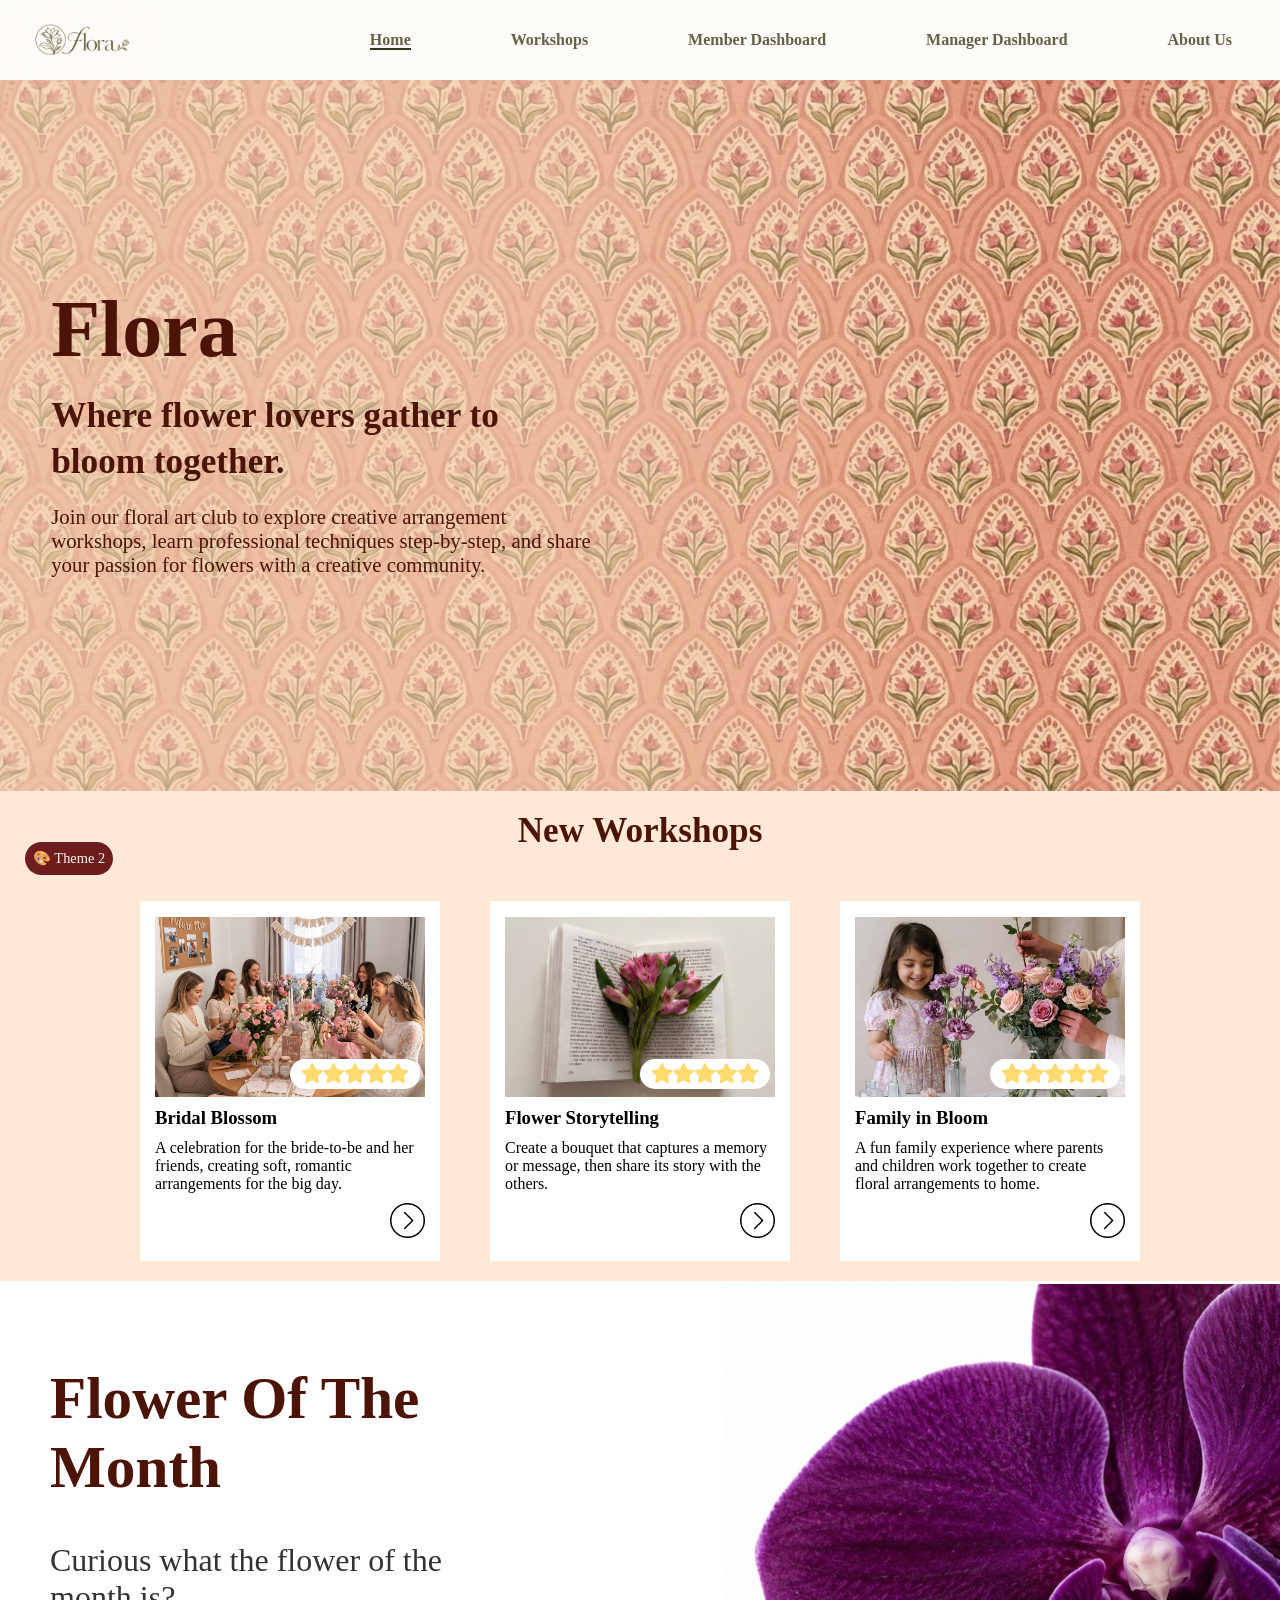
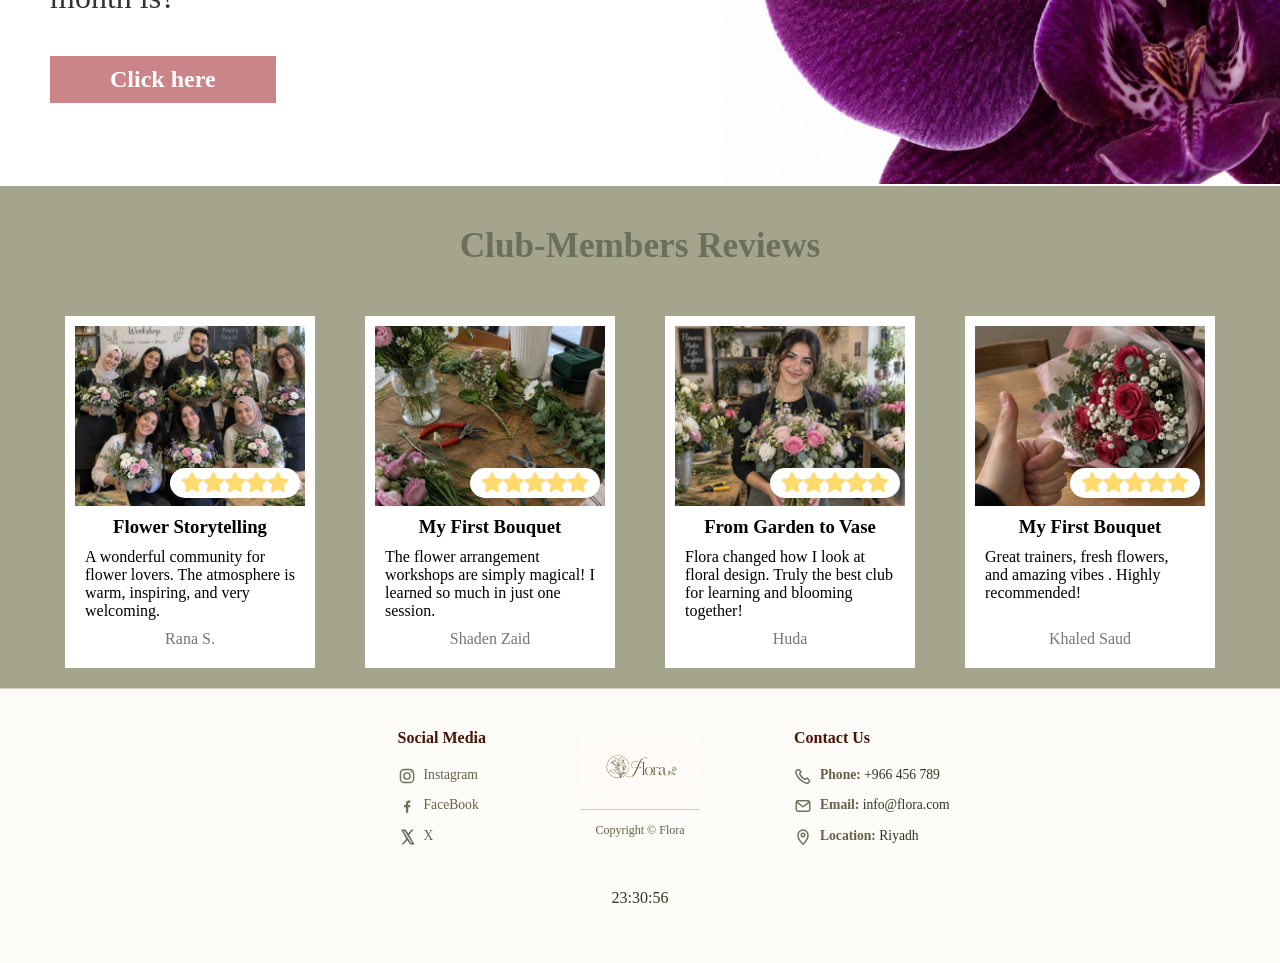
<file: index.html>
<!DOCTYPE html>
<html lang ='en'>
    <head>
        <meta charset="UTF-8">
        <meta name="viewport" content="width=device-width, initial-scale=1.0">
        <title>Flora - Home Page</title>
        <link rel="stylesheet" href="style.css">
    </head>
    <body>
        <header>
            <div>
                <a href="index.html" class="Flora-logo-img" aria-label="Flora Logo"></a>
                <ul>
                    <li><a href="index.html" class="active">Home</a></li>
                    <li><a href="Workshops.html">Workshops</a></li>
                    <li><a href="Member_Dashboard.html">Member Dashboard</a></li>
                    <li><a href="Manager_Dashboard.html">Manager Dashboard</a></li>
                    <li><a href="About_Us.html">About Us</a></li>
                </ul>
            </div>
        </header>

        <main>

            <!--*************************************Intro**********************************************************************-->

            <section id="Intro">
                <div class="hero-content">
                <h1>Flora</h1>
                <h2>Where flower lovers gather to bloom together.</h2>
                <p>Join our floral art club to explore creative arrangement workshops, learn professional techniques step-by-step, and share your passion for flowers with a creative community.</p>
                </div>
            </section>

            <!--*************************************Workshops**********************************************************************-->

            <section id="Workshops">
                <h2>New Workshops</h2>
                <a href="Join_Workshop.html" class="workshop-card-link">
                <article>
                    <div class="image-box">
                    <img src="photos/bridal-blossom.jpg" alt="Bridal Blossom workshop" >
                    <img class="Star-rating" src="photos/StarRating.jpeg" alt="full Star rating" >
                    </div>
                    <h3>Bridal Blossom</h3>
                    <p>A celebration for the bride-to-be and her friends, creating soft, romantic arrangements for the big day.</p>
                    <img src="photos/navigate_icon.jpeg" alt="go" class="btn-img">
                    <p class="extra-info">550.00 SAR | Includes all floral materials & professional guidance.</p>
                </article>
                </a>
                <a href="Join_Workshop.html" class="workshop-card-link">
                <article>
                    <div class="image-box">
                    <img src="photos/flower-storytelling.jpg" alt="Flower Storytelling workshop" >
                    <img class="Star-rating" src="photos/StarRating.jpeg" alt="full Star rating" >
                    </div>
                    <h3>Flower Storytelling</h3>
                    <p>Create a bouquet that captures a memory or message, then share its story with the others.</p>
                    <img src="photos/navigate_icon.jpeg" alt="go" class="btn-img">
                    <p class="extra-info">180.00 SAR | Includes memory journaling kit & fresh seasonal blooms.</p>
                </article>
                </a>
                <a href="Join_Workshop.html" class="workshop-card-link">
                <article>
                    <div class="image-box">
                    <img src="photos/family-in-bloom.jpg" alt="Family in Bloom workshop" >
                    <img class="Star-rating" src="photos/StarRating.jpeg" alt="full Star rating" >
                    </div>
                    <h3>Family in Bloom</h3>
                    <p>A fun family experience where parents and children work together to create floral arrangements to home.</p>
                    <img src="photos/navigate_icon.jpeg" alt="go" class="btn-img">
                    <p class="extra-info">350.00 SAR | Kid-friendly session including tools and take-home arrangements.</p>
                </article>
                </a>
            </section>

            <!--*************************************Flower-Of-The-Month**********************************************************************-->

            <section id="Flower-Of-The-Month">
                <div class="flower-content">
                <h2>Flower Of The Month</h2>
                <p>Curious what the flower of the month is?</p>
                <a href="Flower_Of_The_Month.html" class="flower-btn">Click here</a>
                </div>
                <img src="photos/Orchid_Flower_Picture.jpg" alt="Orchid Flower Picture" >
            </section>

            <!--*************************************Club-Members-Reviews**********************************************************************-->

            <section id="Club-Members-Reviews">
                <h2>Club-Members Reviews</h2>
                <div class="home-Comment">
                    <div class="image-box">
                    <img src="photos/Comment_Picture1.jpg" alt="Comment image" >
                    <img class="Star-rating" src="photos/StarRating.jpeg" alt="full Star rating" >
                    </div>
                    <h3>Flower Storytelling</h3>
                    <p>A wonderful community for flower lovers. The atmosphere is warm, inspiring, and very welcoming.</p>
                    <h4>Rana S.</h4>
                </div>
                <div class="home-Comment">
                    <div class="image-box">
                    <img src="photos/Comment_Picture2.jpg" alt="Comment image" >
                    <img class="Star-rating" src="photos/StarRating.jpeg" alt="full Star rating" >
                    </div>
                    <h3>My First Bouquet</h3>
                    <p>The flower arrangement workshops are simply magical! I learned so much in just one session.</p>
                    <h4>Shaden Zaid</h4>
                </div>
                <div class="home-Comment">
                    <div class="image-box">
                    <img src="photos/Comment_Picture3.jpg" alt="Comment image" >
                    <img class="Star-rating" src="photos/StarRating.jpeg" alt="full Star rating" >
                    </div>
                    <h3>From Garden to Vase</h3>
                    <p>Flora changed how I look at floral design. Truly the best club for learning and blooming together!</p>
                    <h4>Huda</h4>
                </div>
                <div class="home-Comment">
                    <div class="image-box">
                    <img src="photos/Comment_Picture4.jpg" alt="Comment image" >
                    <img class="Star-rating" src="photos/StarRating.jpeg" alt="full Star rating" >
                    </div>
                    <h3>My First Bouquet</h3>
                    <p>Great trainers, fresh flowers, and amazing vibes . Highly recommended!</p>
                    <h4>Khaled Saud</h4>
                </div>
            </section>
        </main>

        <!--*************************************footer**********************************************************************-->

        <footer>

            <p id="live-clock"></p>

            <section id="Social-Media">
                <h3>Social Media</h3>
                <ul>
                    <li><a href="https://instagram.com">Instagram</a></li>
                    <li><a href="https://facebook.com">FaceBook</a></li>
                    <li><a href="https://x.com">X</a></li>
                </ul>
            </section>

            <div>
                <div class="footer-logo-img" role="img" aria-label="Flora Logo"></div>
                <p>Copyright &copy; Flora</p>
            </div>

            <section id="contact-us">
                <h3>Contact Us</h3>
                <ul>
                    <li><strong>Phone:</strong> +966 456 789</li>
                    <li><strong>Email:</strong> info@flora.com</li>
                    <li><strong>Location:</strong> Riyadh</li>
                </ul>
            </section>
        </footer>

<!--************************************* JS **********************************************************************-->

<button id="back-to-top" type="button" aria-label="Back to Top"> ↑ Back to Top </button>

<button type="button" id="themeToggleBtn" data-theme-toggle aria-pressed="false">
    Theme 2
</button>


<script src="script.js"></script>


    </body>
</html>
</file>
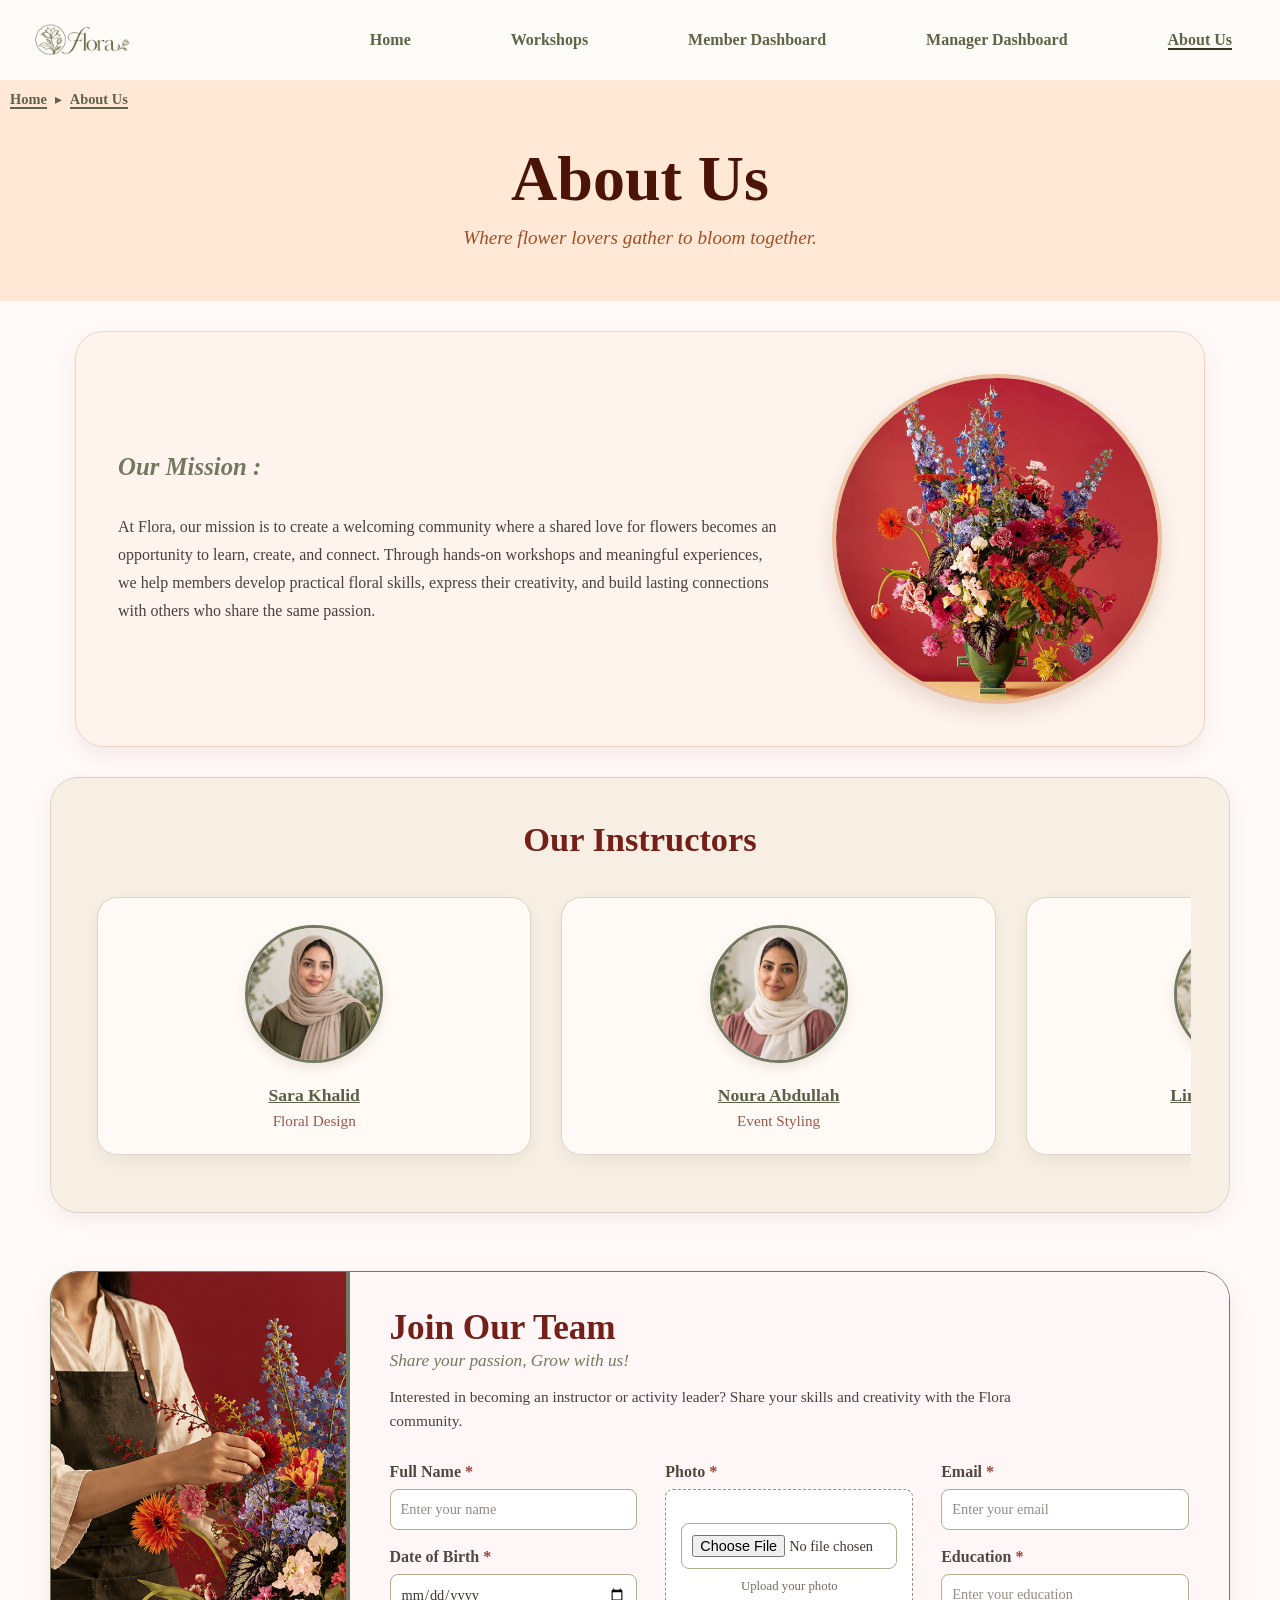
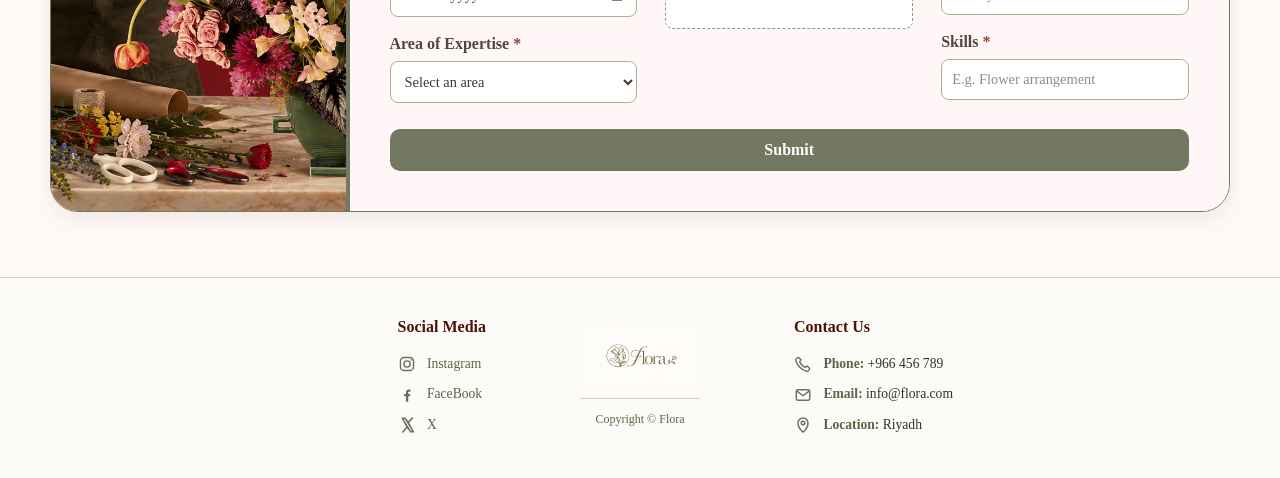
<file: About_Us.html>
<!DOCTYPE html>
<html lang="en">

<head>
    <meta charset="UTF-8">
    <meta name="viewport" content="width=device-width, initial-scale=1.0">
    <title>Flora - About Us</title>
    <link rel="stylesheet" href="style.css">
</head>

<body class="about-page">

    <!-- ************************************* Header ************************************* -->

    <header>
        <div>
            <a href="index.html" class="Flora-logo-img" aria-label="Flora Logo"></a>

            <ul>
                <li><a href="index.html">Home</a></li>
                <li><a href="Workshops.html">Workshops</a></li>
                <li><a href="Member_Dashboard.html">Member Dashboard</a></li>
                <li><a href="Manager_Dashboard.html">Manager Dashboard</a></li>
                <li>
                    <a class="active" href="About_Us.html" aria-current="page">
                        About Us
                    </a>
                </li>
            </ul>
        </div>
    </header>


    <main>

        <!-- ************************************* About Us ************************************* -->

        <section class="about-page-intro">

    <nav class="breadcrumb" aria-label="Breadcrumb">
        <ol>
            <li><a href="index.html">Home</a></li>
            <li><a href="About_Us.html" aria-current="page">About Us</a></li>
        </ol>
    </nav>

    <div class="about-heading-content">
        <h1 class="about-main-heading">About Us</h1>
        <p class="about-tagline">
            Where flower lovers gather to bloom together.
        </p>
    </div>

</section>

<section class="about-section">

    <div class="about-card">

        <div class="about-content">

            <h2>Our Mission :</h2>
                    <p class="mission-text">
                        At Flora, our mission is to create a welcoming community
                        where a shared love for flowers becomes an opportunity
                        to learn, create, and connect. Through hands-on workshops
                        and meaningful experiences, we help members develop
                        practical floral skills, express their creativity, and
                        build lasting connections with others who share the same
                        passion.
                    </p>

                </div>


                <div class="about-circle-image"></div>

            </div>

        </section>


        <!-- ************************************* Our Instructors ************************************* -->

        <section class="instructors-section">

            <h2>Our Instructors</h2>


            <div class="instructor-list">

                <article class="instructor-card">

                    <img
                        src="photos/instructor-1.jpeg"
                        alt="Sara Khalid">

                    <h3>
                        <a href="Sara_Khalid.html">
                            Sara Khalid
                        </a>
                    </h3>

                    <p>Floral Design</p>

                </article>


                <article class="instructor-card">

                    <img
                        src="photos/instructor-2.jpeg"
                        alt="Noura Abdullah">

                    <h3>
                        <a href="Noura_Abdullah.html">
                            Noura Abdullah
                        </a>
                    </h3>

                    <p>Event Styling</p>

                </article>


                <article class="instructor-card">

                    <img
                        src="photos/instructor-3.jpeg"
                        alt="Lina Abdulrahman">

                    <h3>
                        <a href="Lina_Abdulrahman.html">
                            Lina Abdulrahman
                        </a>
                    </h3>

                    <p>Botanical Art</p>

                </article>

            </div>

        </section>


        <!-- ************************************* Join Our Team ************************************* -->

        <section class="join-team-section">

            <div class="join-team-image"></div>


            <div class="join-team-content">

                <h2>Join Our Team</h2>

                <p class="join-team-tagline">
                    Share your passion, Grow with us!
                </p>

                <p class="join-team-description">
                    Interested in becoming an instructor or activity leader?
                    Share your skills and creativity with the Flora community.
                </p>


                <form
                    class="join-team-form"
                    method="post"
                    enctype="multipart/form-data">

                    <div class="join-team-fields">


                        <div class="join-team-column">

                            <div class="join-team-field">

                                <label for="team-name">
                                    Full Name
                                    <span class="required-star">*</span>
                                </label>

                                <input
                                    type="text"
                                    id="team-name"
                                    name="team-name"
                                    placeholder="Enter your name"
                                    required>

                            </div>


                            <div class="join-team-field">

                                <label for="team-birth-date">
                                    Date of Birth
                                    <span class="required-star">*</span>
                                </label>

                                <input
                                 type="date"
                                 id="team-birth-date"
                                 name="team-birth-date"
                                 max="2008-12-31"
                                   required>
                            </div>


                            <div class="join-team-field">

                                <label for="team-expertise">
                                    Area of Expertise
                                    <span class="required-star">*</span>
                                </label>

                                <select
                                    id="team-expertise"
                                    name="team-expertise"
                                    required>

                                    <option value="" disabled selected>
                                        Select an area
                                    </option>

                                    <option value="floral-design">
                                        Floral Design
                                    </option>

                                    <option value="event-styling">
                                        Event Styling
                                    </option>

                                    <option value="botanical-art">
                                        Botanical Art
                                    </option>

                                    <option value="other">
                                        Other
                                    </option>

                                </select>

                            </div>

                        </div>


                        <div class="join-team-column">

                            <div class="join-team-field">

                                <label for="team-photo">
                                    Photo
                                    <span class="required-star">*</span>
                                </label>

                                <div class="upload-box">

                                    <input
                                        type="file"
                                        id="team-photo"
                                        name="team-photo"
                                        accept="image/*"
                                        required>

                                    <small>Upload your photo</small>

                                </div>

                            </div>

                        </div>


                        <div class="join-team-column">

                            <div class="join-team-field">

                                <label for="team-email">
                                    Email
                                    <span class="required-star">*</span>
                                </label>

                                <input
                                    type="email"
                                    id="team-email"
                                    name="team-email"
                                    placeholder="Enter your email"
                                    required>

                            </div>


                            <div class="join-team-field">

                                <label for="team-education">
                                    Education
                                    <span class="required-star">*</span>
                                </label>

                                <input
                                    type="text"
                                    id="team-education"
                                    name="team-education"
                                    placeholder="Enter your education"
                                    required>

                            </div>


                            <div class="join-team-field">

                                <label for="team-skills">
                                    Skills
                                    <span class="required-star">*</span>
                                </label>

                                <input
                                    type="text"
                                    id="team-skills"
                                    name="team-skills"
                                    placeholder="E.g. Flower arrangement"
                                    required>

                            </div>

                        </div>

                    </div>


                    <input type="submit" value="Submit">

                </form>

            </div>

        </section>

    </main>


    <!-- ************************************* Footer ************************************* -->

    <footer>

        <section id="Social-Media">

            <h3>Social Media</h3>

            <ul>
                <li>
                    <a href="https://instagram.com">Instagram</a>
                </li>

                <li>
                    <a href="https://facebook.com">FaceBook</a>
                </li>

                <li>
                    <a href="https://x.com">X</a>
                </li>
            </ul>

        </section>


        <div>

            <div class="footer-logo-img" role="img" aria-label="Flora Logo"></div>

            <p>Copyright &copy; Flora</p>

        </div>


        <section id="contact-us">

            <h3>Contact Us</h3>

            <ul>
                <li>
                    <strong>Phone:</strong> +966 456 789
                </li>

                <li>
                    <strong>Email:</strong> info@flora.com
                </li>

                <li>
                    <strong>Location:</strong>
                    Riyadh
                </li>
            </ul>

        </section>

    </footer>
<script src="script.js"></script>
</body>

</html>
</file>
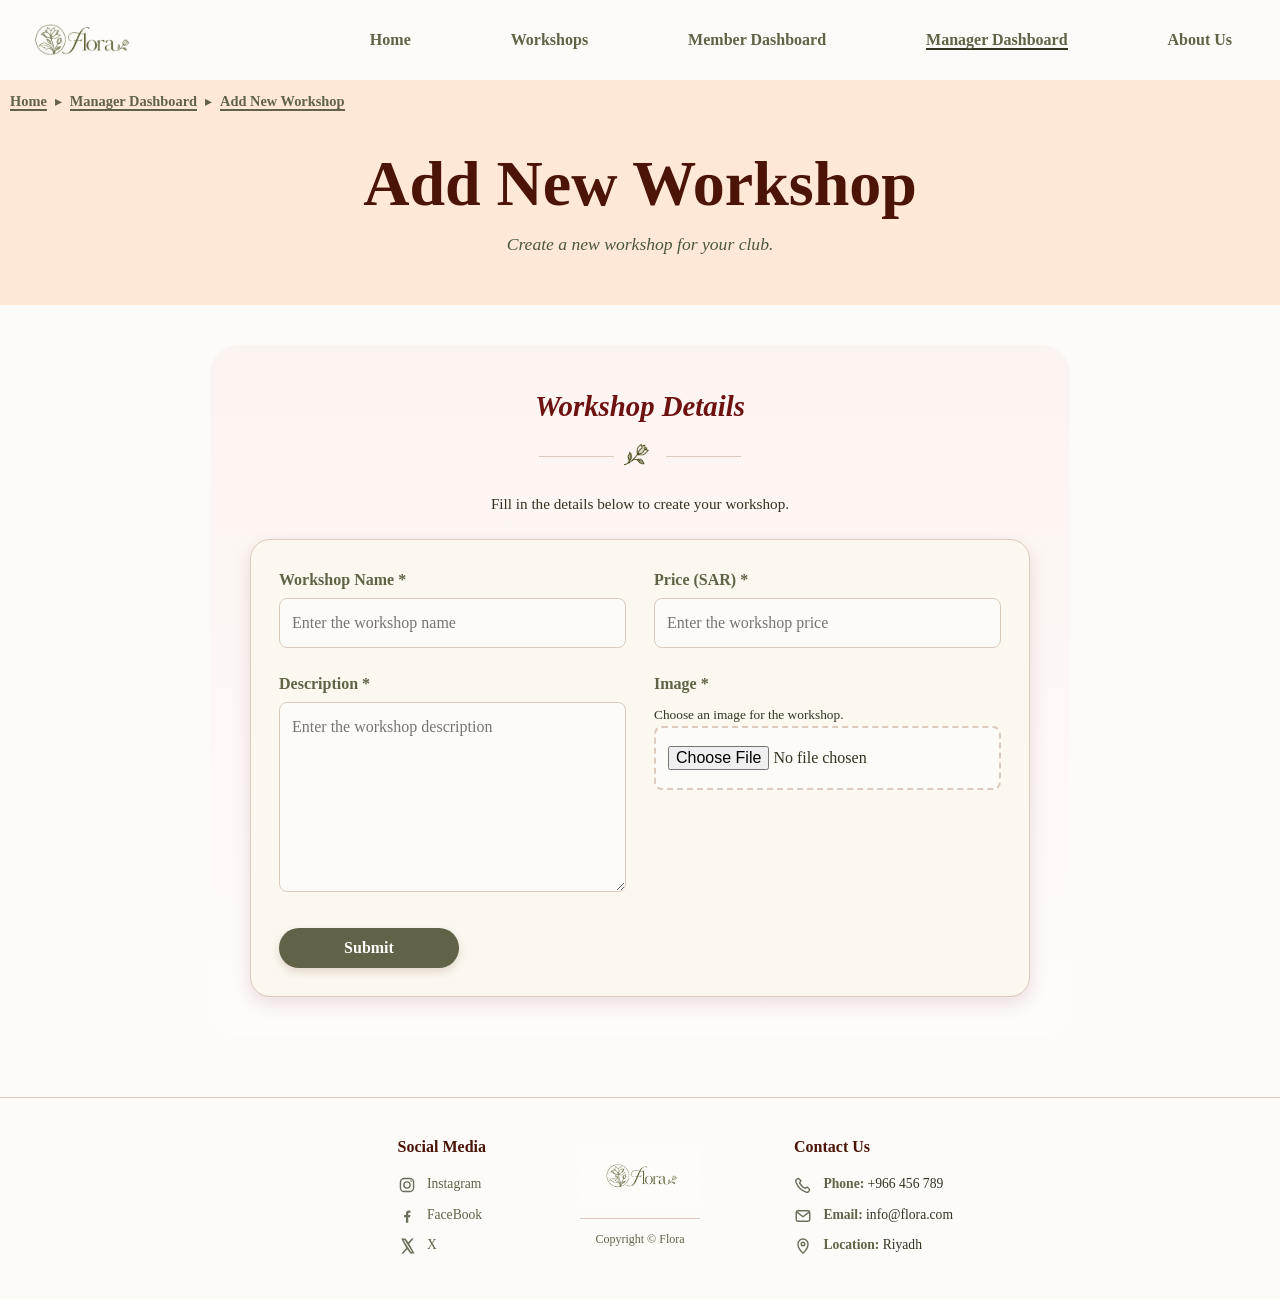
<file: Add_Workshop.html>
<!DOCTYPE html>
<html lang="en">

<head>
    <meta charset="UTF-8">
    <meta name="viewport" content="width=device-width, initial-scale=1.0">
    <title>Flora - Add New Workshop</title>
    <link rel="stylesheet" href="style.css">
</head>

<body>

    <!-- ******************** Header ******************** -->
    <header>
        <div>
            <a href="index.html" class="Flora-logo-img" aria-label="Flora Logo"></a>

            <ul>
                <li>
                    <a href="index.html">Home</a>
                </li>

                <li>
                    <a href="Workshops.html">Workshops</a>
                </li>

                <li>
                    <a href="Member_Dashboard.html">Member Dashboard</a>
                </li>

                <li>
                    <a href="Manager_Dashboard.html"
                       class="active"
                       aria-current="location">Manager Dashboard</a>
                </li>

                <li>
                    <a href="About_Us.html">About Us</a>
                </li>
            </ul>
        </div>
    </header>

    <main class="add-workshop-page">

        <!-- ******************** Page Introduction ******************** -->
        <section class="workshop-introduction">

            <nav class="breadcrumb" aria-label="Breadcrumb">
               <ol>
                    <li><a href="index.html">Home</a></li>
                    <li><a href="Manager_Dashboard.html">Manager Dashboard</a></li>
                    <li><a href="Add_Workshop.html" aria-current="page">Add New Workshop</a></li>
                </ol>
            </nav>

            <h1>Add New Workshop</h1>

            <p>Create a new workshop for your club.</p>

        </section>

        <!-- ******************** Add Workshop Form ******************** -->
        <section class="add-workshop-panel">

            <h2>Workshop Details</h2>

            <div class="team-floral-divider" aria-hidden="true">
                <span></span>
            </div>

            <p>Fill in the details below to create your workshop.</p>

                  <form class="new-workshop-form"
                   id="new-workshop-form"
                   novalidate
                   method="post"
                   enctype="multipart/form-data">

                <div class="workshop-form-columns">

                    <!-- ******************** Left Column ******************** -->
                    <div class="workshop-form-column">

                        <div class="workshop-field">
                            <label for="workshop-name">Workshop Name *</label>

                            <input type="text"
                                   id="workshop-name"
                                   name="workshop-name"
                                   placeholder="Enter the workshop name"
                                   required>
                        </div>

                        <div class="workshop-field">
                            <label for="workshop-description">Description *</label>

                            <textarea id="workshop-description"
                                      name="workshop-description"
                                      rows="7"
                                      cols="30"
                                      placeholder="Enter the workshop description"
                                      required></textarea>
                        </div>

                    </div>

                    <!-- ******************** Right Column ******************** -->
                    <div class="workshop-form-column">

                        <div class="workshop-field">
                            <label for="workshop-price">Price (SAR) *</label>

                            <input type="number"
                                   id="workshop-price"
                                   name="workshop-price"
                                   min="0"
                                   step="0.01"
                                   placeholder="Enter the workshop price"
                                   required>
                        </div>

                        <div class="workshop-field">
                            <label for="workshop-image">Image *</label>
                            <small>Choose an image for the workshop.</small>

                               <input type="file"
                                id="workshop-image"
                                name="workshop-image"
                                accept="image/*"
                                required>
                        </div>

                    </div>

                </div>

                <!-- ******************** Submit Button ******************** -->
                <div class="workshop-submit">
                    <button type="submit">Submit</button>
                </div>

            </form>

        </section>

    </main>

    <!-- ******************** Footer ******************** -->
    <footer>

        <section id="Social-Media">

            <h3>Social Media</h3>

            <ul>
                <li>
                    <a href="https://instagram.com">Instagram</a>
                </li>

                <li>
                    <a href="https://facebook.com">FaceBook</a>
                </li>

                <li>
                    <a href="https://x.com">X</a>
                </li>
            </ul>

        </section>

        <div>
            <div class="footer-logo-img" role="img" aria-label="Flora Logo"></div>

            <p>Copyright &copy; Flora</p>
        </div>

        <section id="contact-us">

            <h3>Contact Us</h3>

            <ul>
                <li>
                    <strong>Phone:</strong> +966 456 789
                </li>

                <li>
                    <strong>Email:</strong> info@flora.com
                </li>

                <li>
                    <strong>Location:</strong>
                    Riyadh
                </li>
            </ul>

        </section>

       </footer>

    <script src="script.js"></script>

</body>
</html>
</file>
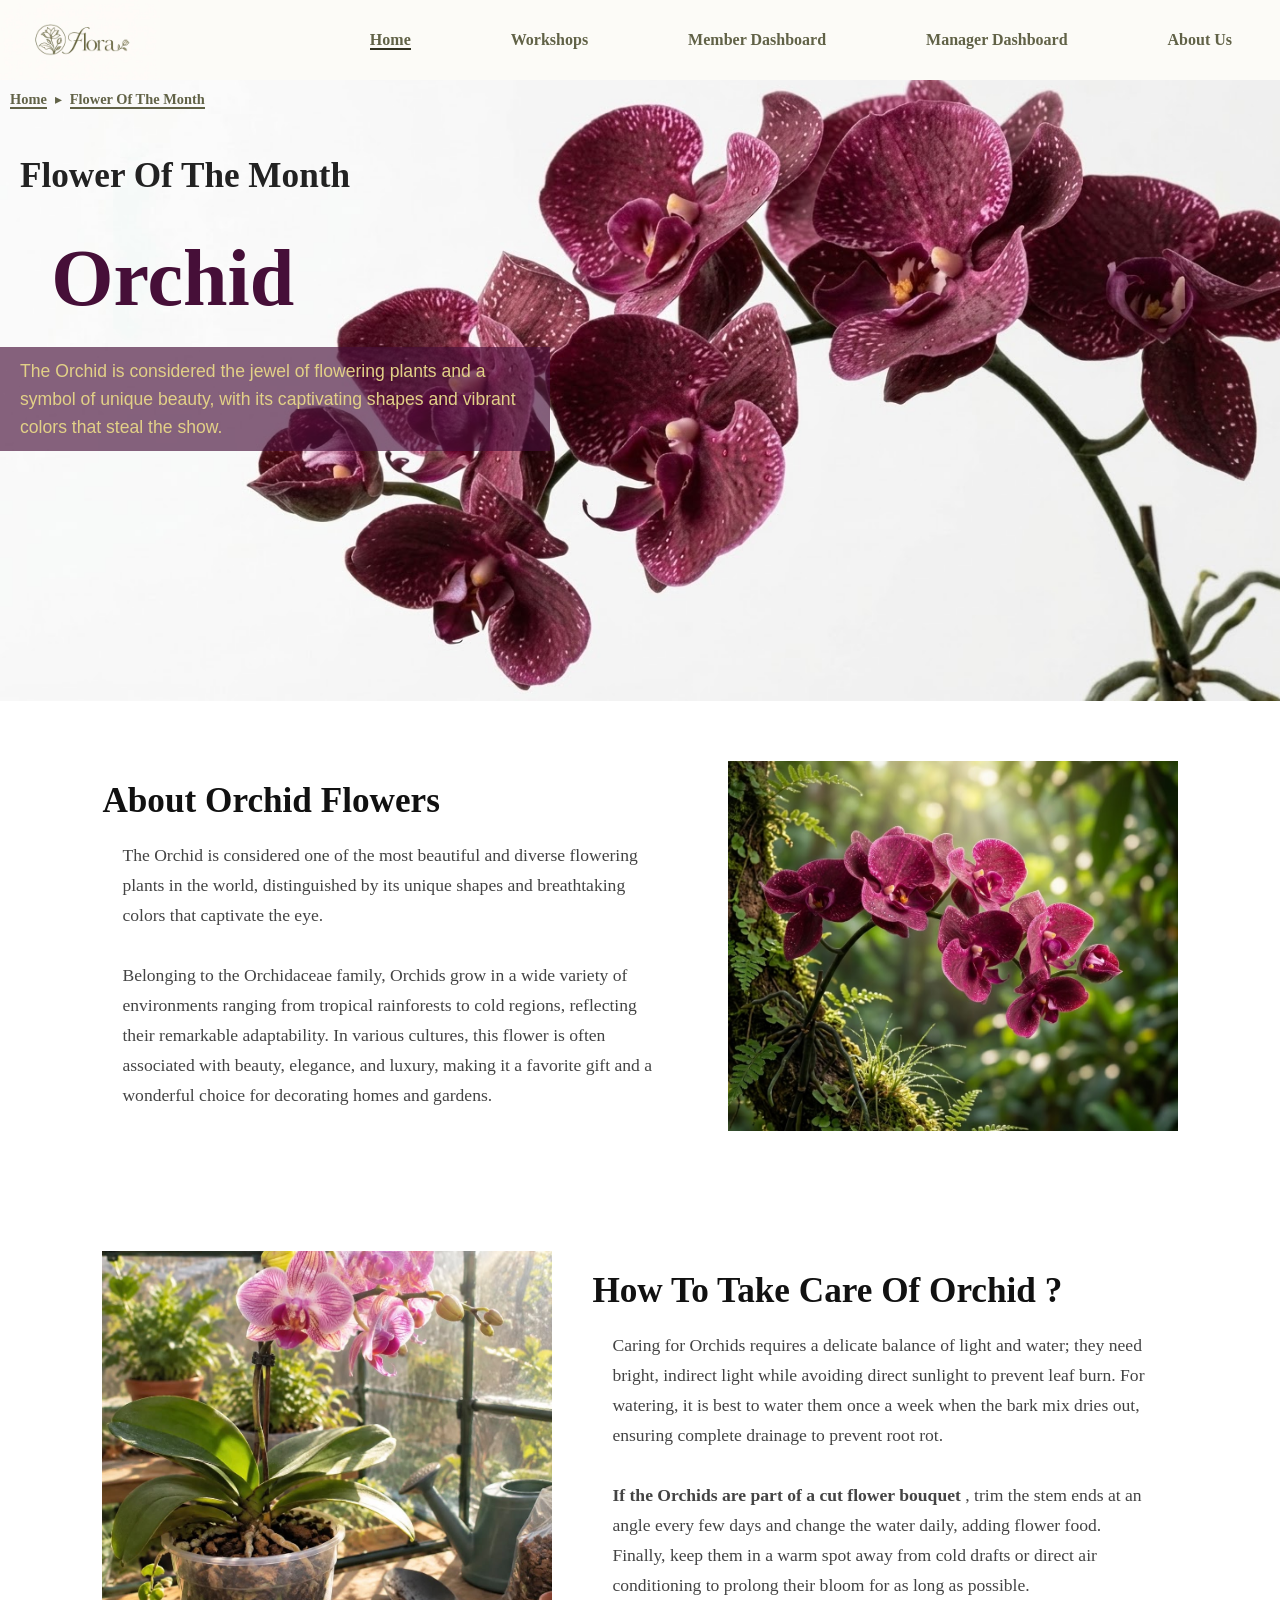
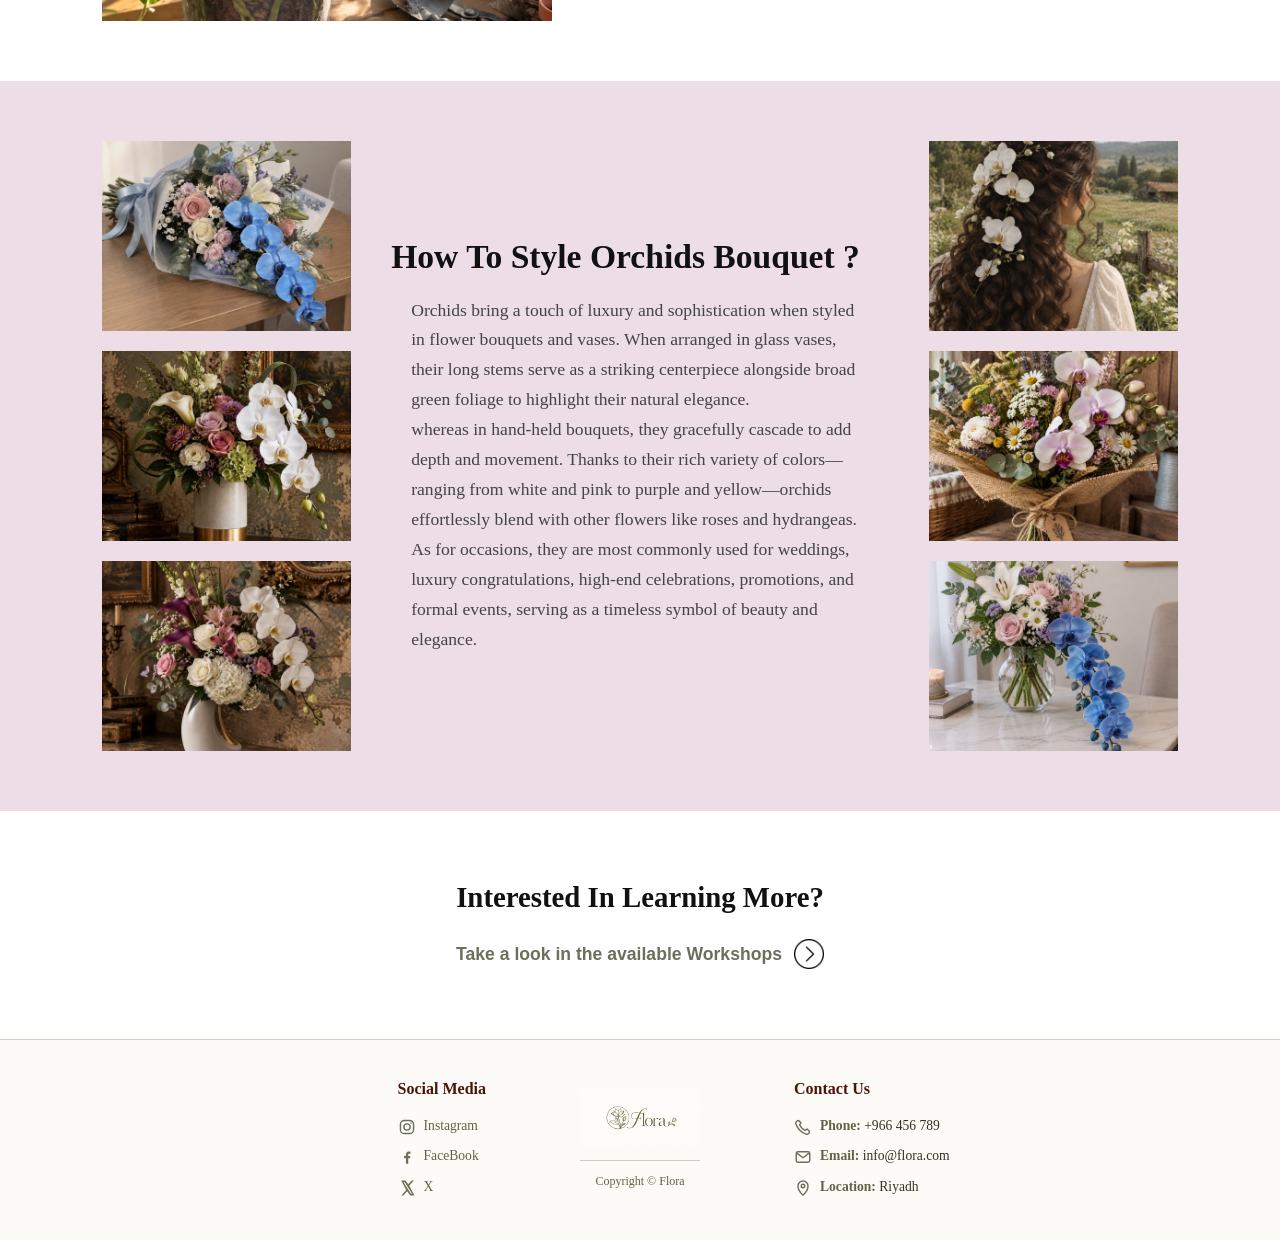
<file: Flower_Of_The_Month.html>
<!DOCTYPE html>
<html lang="en">
    <head>
        <meta charset="UTF-8">
        <meta name="viewport" content="width=device-width, initial-scale=1.0">
        <title>Flora - Flower Of The Month</title>
        <link rel="stylesheet" href="style.css">
    </head>
    <body>
        <header>
            <div>
                <a href="index.html" class="Flora-logo-img" aria-label="Flora Logo"></a>
                <ul>
                    <li><a href="index.html" class="active">Home</a></li>
                    <li><a href="Workshops.html">Workshops</a></li>
                    <li><a href="Member_Dashboard.html">Member Dashboard</a></li>
                    <li><a href="Manager_Dashboard.html">Manager Dashboard</a></li>
                    <li><a href="About_Us.html">About Us</a></li>
                </ul>
            </div>
        </header>

        <main>
        
<!--*************************************flower-of-the-month-hero**********************************************************************-->
        <section class="flower-of-the-month-hero">

        <nav class="breadcrumb" aria-label="Breadcrumb">
        <ol>
            <li><a href="index.html">Home</a></li>
            <li><a href="Flower_Of_The_Month.html" aria-current="page">Flower Of The Month</a></li>
        </ol>
        </nav>
            
            <h1>Flower Of The Month</h1>
            <h2>Orchid</h2>
            <p>The Orchid is considered the jewel of flowering plants and a symbol of unique beauty, with its captivating shapes and vibrant colors that steal the show.</p>            
        </section>

<!--*************************************about-flower**********************************************************************-->
        <section class="about-flower">
            <div class="about-content">
            <h2>About Orchid Flowers</h2>
            <p>The Orchid is considered one of the most beautiful and diverse flowering plants in the world, distinguished by its unique
                 shapes and breathtaking colors that captivate the eye.<br><br>Belonging to the Orchidaceae family, Orchids grow in a wide 
                 variety of environments ranging from tropical rainforests to cold regions, reflecting their remarkable adaptability. 
                 In various cultures, this flower is often associated with beauty, elegance, and luxury, making it a favorite gift and 
                 a wonderful choice for decorating homes and gardens.</p>
            </div>
                <img src="photos/about-flower-img.jpeg" alt="Orchid Image">
        </section>

<!--*************************************care-instructions | about-flower**********************************************************************-->
        <section class="about-flower">
            <img src="photos/care-instructions-img.jpeg" alt="Orchid Image">
            <div class="about-content">
            <h2>How To Take Care Of Orchid ?</h2>
            <p>Caring for Orchids requires a delicate balance of light and water; they need bright, indirect light while avoiding direct
                 sunlight to prevent leaf burn. For watering, it is best to water them once a week when the bark mix dries out, ensuring
                  complete drainage to prevent root rot.<br><br><strong>If the Orchids are part of a cut flower bouquet </strong>, trim
                   the stem ends at an angle every few days and change the water daily, adding flower food. Finally, keep them in a warm
                    spot away from cold drafts or direct air conditioning to prolong their bloom for as long as possible.</p>
            </div>
        </section>

<!--*************************************styling-instructions**********************************************************************-->
        <section class="styling-instructions">
            <div class="images-left">
            <img src="photos/styling-inspo1.jpeg" alt="Orchid Image">
            <img src="photos/styling-inspo2.jpeg" alt="Orchid Image">
            <img src="photos/styling-inspo3.jpeg" alt="Orchid Image">
            </div>
            <div class="content-center">
            <h2>How To Style Orchids Bouquet ?</h2>
            <p>Orchids bring a touch of luxury and sophistication when styled in flower bouquets and vases. When arranged in glass vases,
                 their long stems serve as a striking centerpiece alongside broad green foliage to highlight their natural elegance. <br>whereas 
                 in hand-held bouquets, they gracefully cascade to add depth and movement. Thanks to their rich variety of colors—ranging
                  from white and pink to purple and yellow—orchids effortlessly blend with other flowers like roses and hydrangeas.<br>As for
                   occasions, they are most commonly used for weddings, luxury congratulations, high-end celebrations, promotions, and formal
                    events, serving as a timeless symbol of beauty and elegance.</p>
            </div>
            <div class="images-right">
            <img src="photos/styling-inspo4.jpeg" alt="Orchid Image">
            <img src="photos/styling-inspo5.jpeg" alt="Orchid Image">
            <img src="photos/styling-inspo6.jpeg" alt="Orchid Image">
            </div>
        </section>

<!--*************************************Interested-in-workshop**********************************************************************-->
        <section class="Interested-in-workshop">
            <h3>Interested In Learning More?</h3>
            <a href="Workshops.html">Take a look in the available Workshops <img src="photos/navigate_icon.jpeg" alt="go">
            </a>
        </section>
    </main>

<!--*************************************footer**********************************************************************-->
    <footer>
            <section id="Social-Media">
                <h3>Social Media</h3>
                <ul>
                    <li><a href="https://instagram.com">Instagram</a></li>
                    <li><a href="https://facebook.com">FaceBook</a></li>
                    <li><a href="https://x.com">X</a></li>
                </ul>
            </section>

            <div>
                <div class="footer-logo-img" role="img" aria-label="Flora Logo"></div>
                <p>Copyright &copy; Flora</p>
            </div>

            <section id="contact-us">
                <h3>Contact Us</h3>
                <ul>
                    <li><strong>Phone:</strong> +966 456 789</li>
                    <li><strong>Email:</strong> info@flora.com</li>
                    <li><strong>Location:</strong> Riyadh</li>
                </ul>
            </section>
        </footer>

    <script src="script.js"></script>

</body>
</html>
</file>
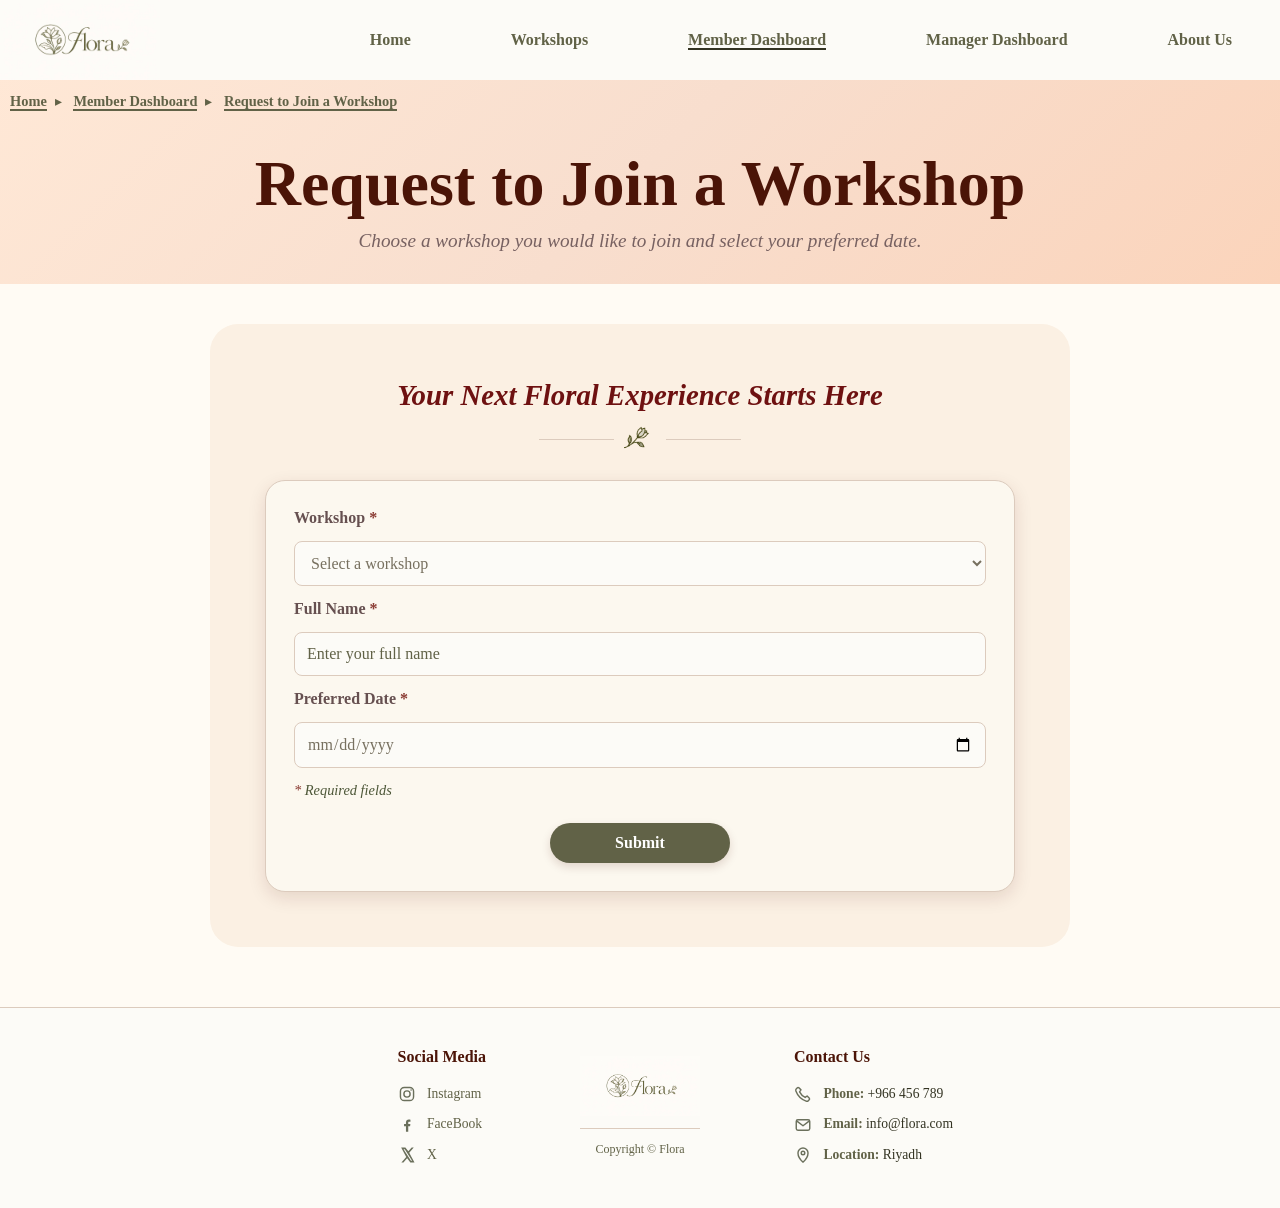
<file: Join_Workshop.html>
<!DOCTYPE html>
<html lang="en">

<head>
    <meta charset="UTF-8">
    <meta name="viewport" content="width=device-width, initial-scale=1.0">
    <title>Flora - Request to Join a Workshop</title>
    <link rel="stylesheet" href="style.css">
</head>

<body class="join-workshop-page">

    <!-- ************************************* Header ************************************* -->

    <header>
        <div>
            <a href="index.html" class="Flora-logo-img" aria-label="Flora Logo"></a>

            <ul>
                <li><a href="index.html">Home</a></li>
                <li><a href="Workshops.html">Workshops</a></li>
                <li>
                    <a class="active"
                       href="Member_Dashboard.html"
                       aria-current="location">
                        Member Dashboard
                    </a>
                </li>
                <li><a href="Manager_Dashboard.html">Manager Dashboard</a></li>
                <li><a href="About_Us.html">About Us</a></li>
            </ul>
        </div>
    </header>


    <main>

        <!-- ************************************* Page Introduction ************************************* -->

        <section class="hero join-workshop-hero">

            <div class="hero-inner">

                <nav class="breadcrumb" aria-label="Breadcrumb">
                    <ol>
                        <li>
                            <a href="index.html">Home</a>
                        </li>

                        <li>
                            <a href="Member_Dashboard.html">
                                Member Dashboard
                            </a>
                        </li>

                        <li>
    <a href="Join_Workshop.html" aria-current="page">Request to Join a Workshop</a></li>
                    </ol>
                </nav>


                <div class="hero-text">

                        <h1>Request to Join a Workshop</h1>

                    <p class="request-subtitle">
                        Choose a workshop you would like to join
                        and select your preferred date.
                    </p>

                </div>

            </div>

        </section>


        <!-- ************************************* Request Form ************************************* -->

        <section class="join-workshop-section">

            <div class="join-workshop-intro">

                <h2>Your Next Floral Experience Starts Here</h2>

                <div class="join-workshop-floral-divider">
                    <span></span>
                </div>

            </div>


           <form class="join-workshop-form" method="post" novalidate>

                <label for="workshop">
                    Workshop
                    <span class="join-workshop-required-star">*</span>
                </label>

                <select id="workshop"
                        name="workshop"
                        required>

                    <option value="" disabled selected>
                        Select a workshop
                    </option>

                    <option value="my-first-bouquet">
                        My First Bouquet
                    </option>

                    <option value="family-in-bloom">
                        Family in Bloom
                    </option>

                    <option value="pressed-framed">
                        Pressed &amp; Framed
                    </option>

                    <option value="bridal-blossom">
                        Bridal Blossom
                    </option>

                    <option value="flower-storytelling">
                        Flower Storytelling
                    </option>

                    <option value="garden-to-vase">
                        From Garden to Vase
                    </option>

                </select>


                <label for="full-name">
                    Full Name
                    <span class="join-workshop-required-star">*</span>
                </label>

                <input type="text"
                       id="full-name"
                       name="full-name"
                       placeholder="Enter your full name"
                       required>


                <label for="preferred-date">
                    Preferred Date
                    <span class="join-workshop-required-star">*</span>
                </label>

                <input type="date"
                       id="preferred-date"
                       name="preferred-date"
                       required>


                <p class="join-workshop-required-fields">
                    <span class="join-workshop-required-star">*</span>
                    Required fields
                </p>


                <input type="submit" value="Submit">

            </form>
    
            <div id="join-workshop-requests"></div>

        </section>

    </main>


    <!-- ************************************* Footer ************************************* -->

    <footer>

        <section id="Social-Media">

            <h3>Social Media</h3>

            <ul>
                <li>
                    <a href="https://instagram.com">Instagram</a>
                </li>

                <li>
                    <a href="https://facebook.com">FaceBook</a>
                </li>

                <li>
                    <a href="https://x.com">X</a>
                </li>
            </ul>

        </section>


        <div>

            <div class="footer-logo-img" role="img" aria-label="Flora Logo"></div>

            <p>Copyright &copy; Flora</p>

        </div>


        <section id="contact-us">

            <h3>Contact Us</h3>

            <ul>
                <li>
                    <strong>Phone:</strong> +966 456 789
                </li>

                <li>
                    <strong>Email:</strong> info@flora.com
                </li>

                <li>
                    <strong>Location:</strong>
                    Riyadh
                </li>
            </ul>

        </section>

    </footer>
<script src="script.js"></script>
</body>
</html>
</file>
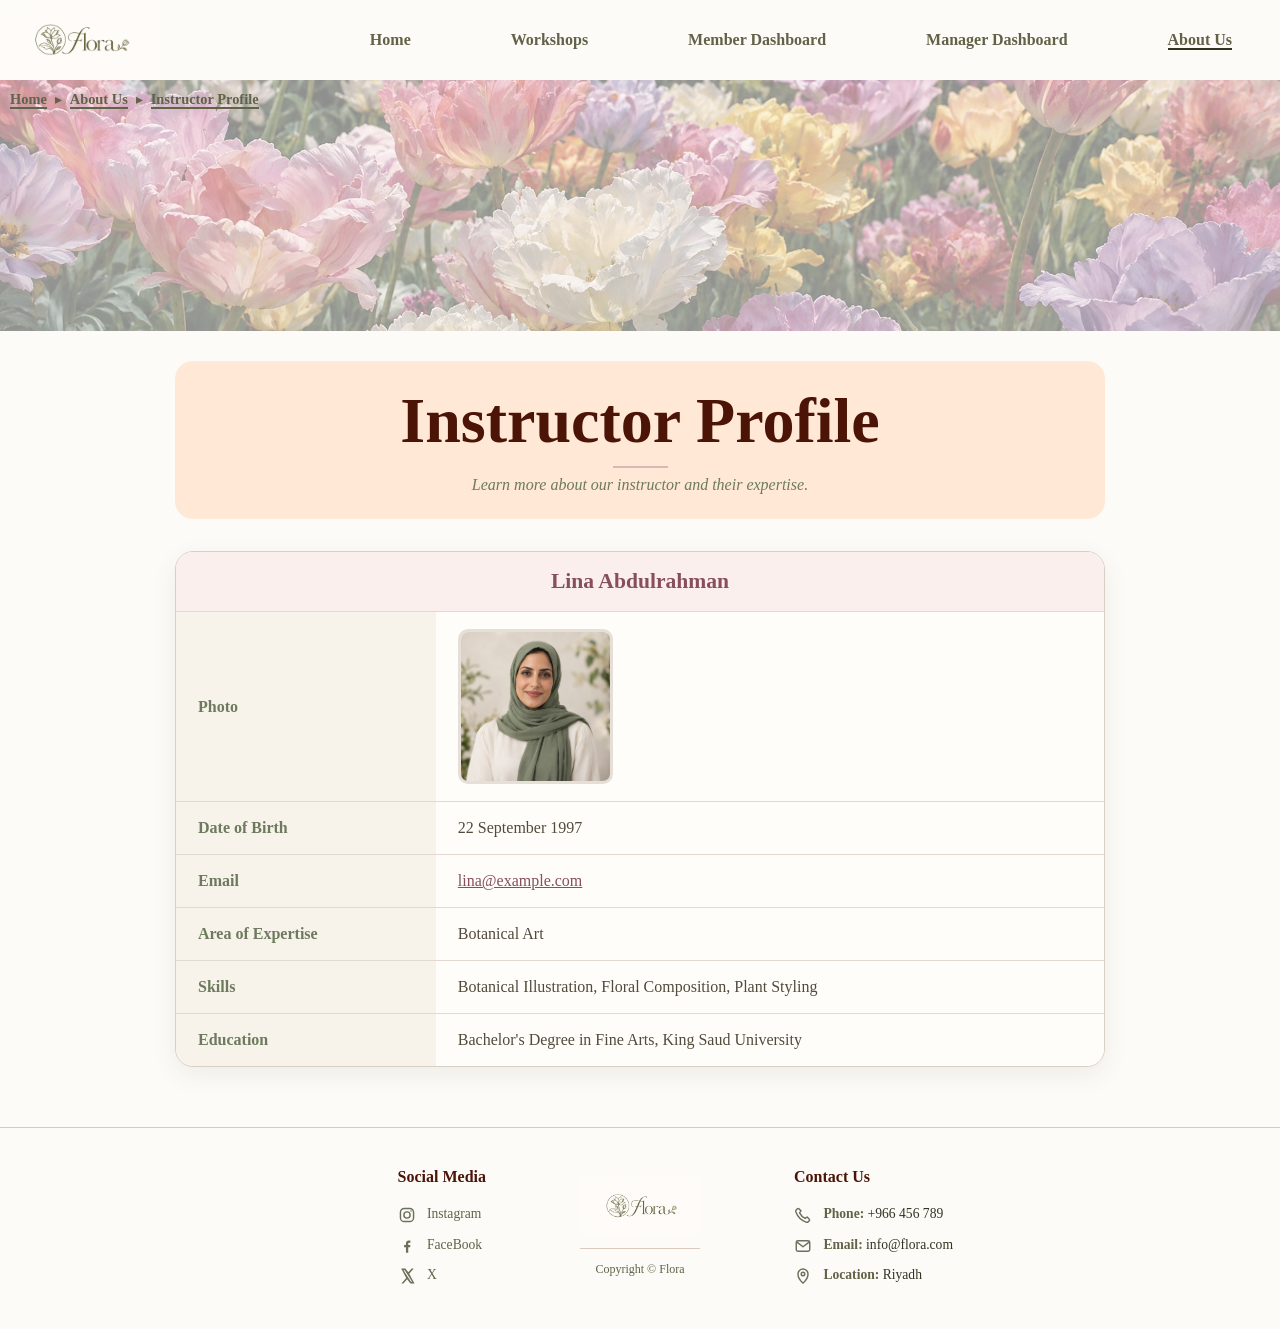
<file: Lina_Abdulrahman.html>
<!DOCTYPE html>
<html lang="en">

<head>
    <meta charset="UTF-8">
    <meta name="viewport" content="width=device-width, initial-scale=1.0">
    <title>Flora - Instructor Profile</title>
    <link rel="stylesheet" href="style.css">
</head>

<body>

    <!-- ************************************* Header ************************************* -->
    <header>
        <div>
            <a href="index.html" class="Flora-logo-img" aria-label="Flora Logo"></a>

            <ul>
                <li><a href="index.html">Home</a></li>
                <li><a href="Workshops.html">Workshops</a></li>
                <li><a href="Member_Dashboard.html">Member Dashboard</a></li>
                <li><a href="Manager_Dashboard.html">Manager Dashboard</a></li>
                <li>
                    <a class="active" href="About_Us.html" aria-current="location">
                        About Us
                    </a>
                </li>
            </ul>
        </div>
    </header>


    <main class="profile-main">

        <!-- ************************************* Profile Header Image ************************************* -->
        <div class="profile-hero">
          <nav class="breadcrumb" aria-label="Breadcrumb">
                <ol>
                    <li><a href="index.html">Home</a></li>
                    <li><a href="About_Us.html">About Us</a></li>
                   <li><a href="Lina_Abdulrahman.html" aria-current="page">Instructor Profile</a></li>
                </ol>
           </nav>
        </div>

        <!-- ************************************* Instructor Profile ************************************* -->
        <section class="profile-section">

            <div class="profile-heading">

                <h1>Instructor Profile</h1>

                <p>
                    Learn more about our instructor and their expertise.
                </p>

            </div>


            <!-- ************************************* Instructor Information ************************************* -->
            <table class="profile-table">

                <tr>
                    <th colspan="2"
                        class="profile-name">
                        Lina Abdulrahman
                    </th>
                </tr>


                <tr>
                    <th>Photo</th>

                    <td>
                        <img class="profile-photo"
                             src="photos/instructor-3.jpeg"
                             alt="Lina Abdulrahman">
                    </td>
                </tr>


                <tr>
                    <th>Date of Birth</th>

                    <td>
                        22 September 1997
                    </td>
                </tr>


                <tr>
                    <th>Email</th>

                    <td>
                        <a class="profile-email"
                           href="mailto:lina@example.com">
                            lina@example.com
                        </a>
                    </td>
                </tr>


                <tr>
                    <th>Area of Expertise</th>

                    <td>
                        Botanical Art
                    </td>
                </tr>


                <tr>
                    <th>Skills</th>

                    <td>
                        Botanical Illustration, Floral Composition, Plant Styling
                    </td>
                </tr>


                <tr>
                    <th>Education</th>

                    <td>
                        Bachelor's Degree in Fine Arts,
                        King Saud University
                    </td>
                </tr>

            </table>

        </section>

    </main>


    <!-- ************************************* Footer ************************************* -->
    <footer>

        <section id="Social-Media">

            <h3>Social Media</h3>

            <ul>
                <li>
                    <a href="https://instagram.com">Instagram</a>
                </li>

                <li>
                    <a href="https://facebook.com">FaceBook</a>
                </li>

                <li>
                    <a href="https://x.com">X</a>
                </li>
            </ul>

        </section>


        <div>

            <div class="footer-logo-img" role="img" aria-label="Flora Logo"></div>

            <p>Copyright &copy; Flora</p>

        </div>


        <section id="contact-us">

            <h3>Contact Us</h3>

            <ul>
                <li>
                    <strong>Phone:</strong> +966 456 789
                </li>

                <li>
                    <strong>Email:</strong> info@flora.com
                </li>

                <li>
                    <strong>Location:</strong>
                    Riyadh
                </li>
            </ul>

        </section>

    </footer>

    <script src="script.js"></script>
</body>
</html>
</file>
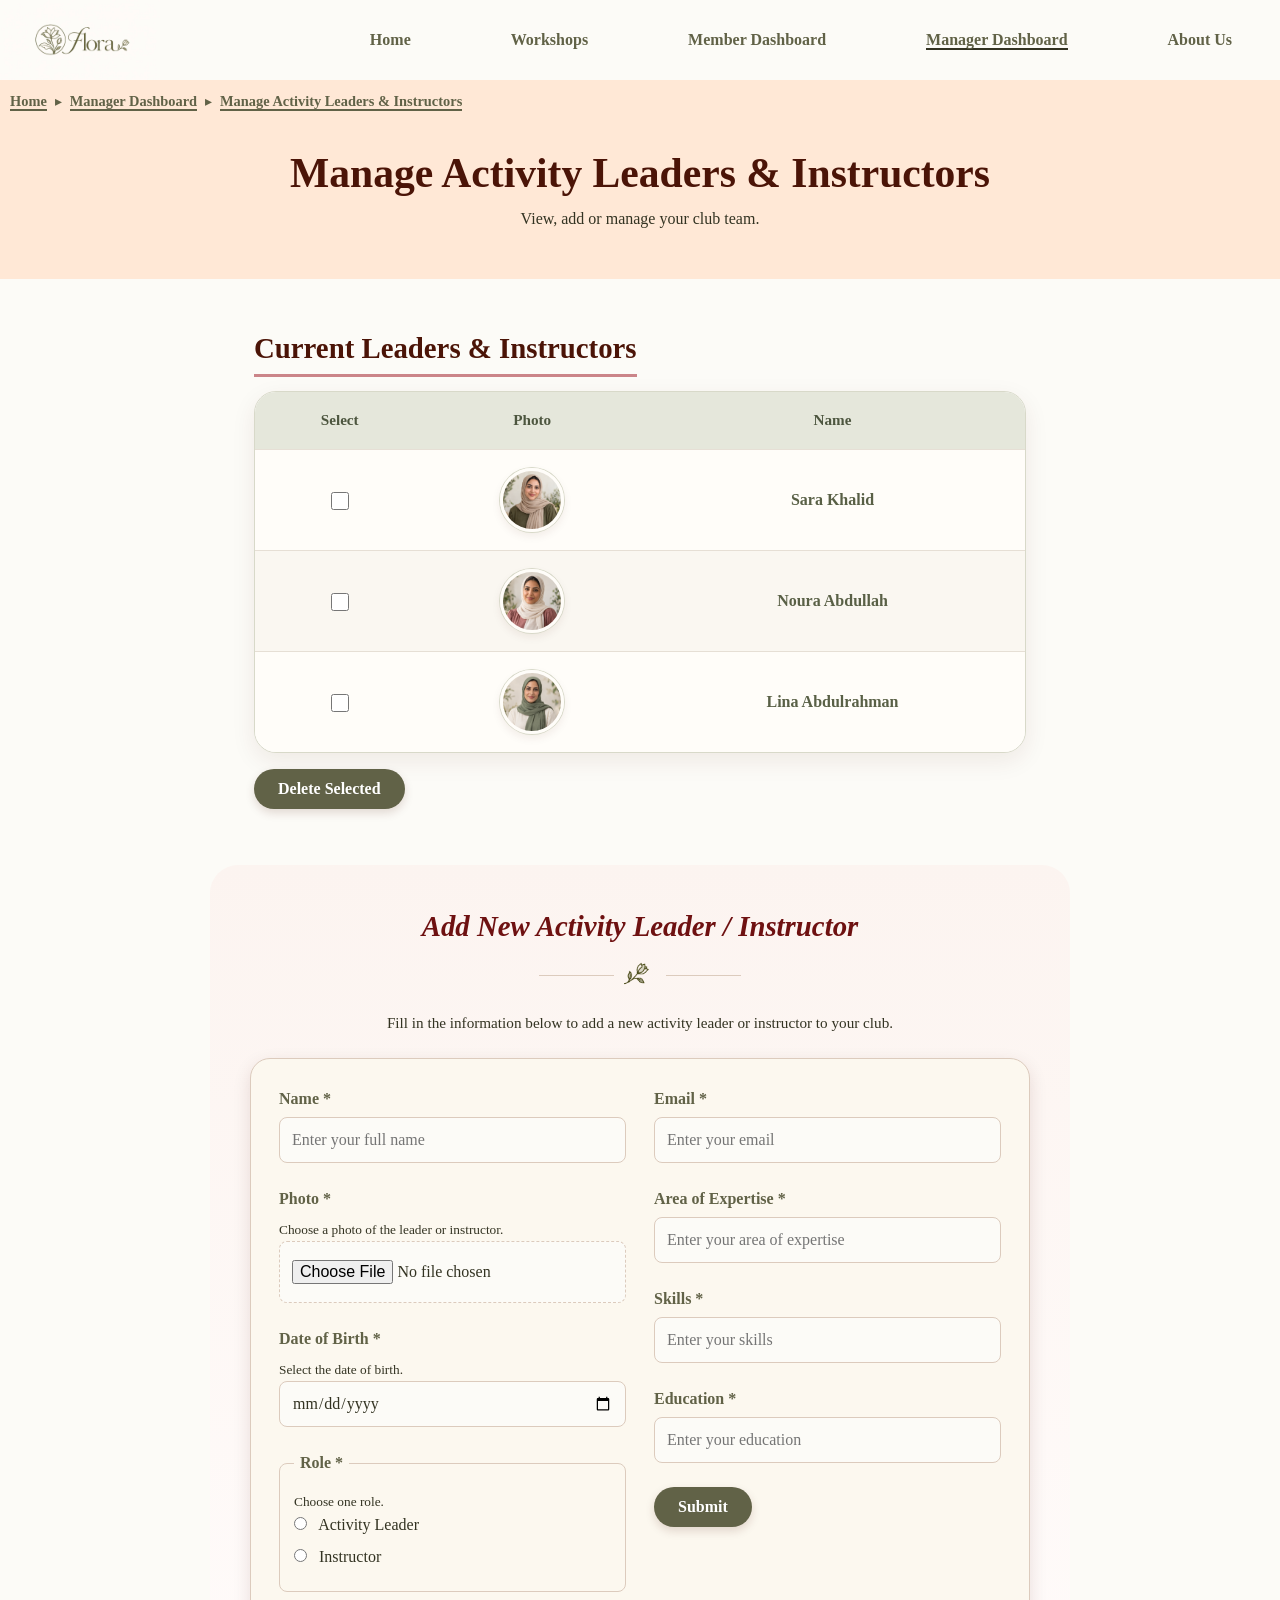
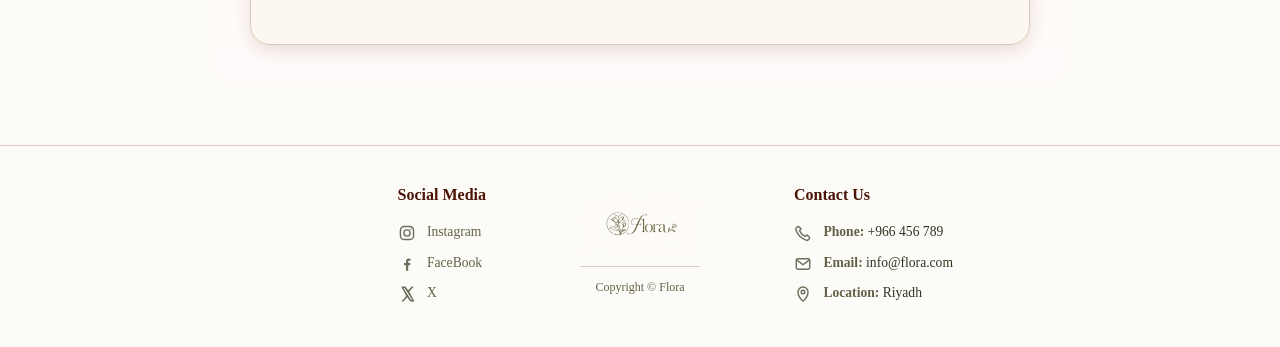
<file: Manage_Activity_Leaders_and_Instructors.html>
<!DOCTYPE html>
<html lang="en">

<head>
    <meta charset="UTF-8">
    <meta name="viewport" content="width=device-width, initial-scale=1.0">
    <title>Flora - Manage Activity Leaders &amp; Instructors</title>
    <link rel="stylesheet" href="style.css">
</head>

<body>

    <!-- ******************** Header ******************** -->
    <header>
        <div>
            <a href="index.html" class="Flora-logo-img" aria-label="Flora Logo"></a>

            <ul>
                <li>
                    <a href="index.html">Home</a>
                </li>

                <li>
                    <a href="Workshops.html">Workshops</a>
                </li>

                <li>
                    <a href="Member_Dashboard.html">Member Dashboard</a>
                </li>

                <li>
                    <a href="Manager_Dashboard.html"
                       class="active"
                       aria-current="location">Manager Dashboard</a>
                </li>

                <li>
                    <a href="About_Us.html">About Us</a>
                </li>
            </ul>
        </div>
    </header>

    <main class="team-page">

        <!-- ******************** Page Introduction ******************** -->
        <section class="manage-team">

            <nav class="breadcrumb" aria-label="Breadcrumb">
                <ol>
                    <li><a href="index.html">Home</a></li>
                    <li><a href="Manager_Dashboard.html">Manager Dashboard</a></li>
                    <li><a href="Manage_Activity_Leaders_and_Instructors.html" aria-current="page">Manage Activity Leaders &amp; Instructors</a></li>
                </ol>
            </nav>

            <h1>Manage Activity Leaders &amp; Instructors</h1>

            <p>View, add or manage your club team.</p>

        </section>

        <!-- ******************** Current Instructors ******************** -->
        <section class="current-team">

            <h2>Current Leaders &amp; Instructors</h2>

            <form method="get" id="delete-team-form">

                <table>

                    <thead>
                        <tr>
                            <th>Select</th>
                            <th>Photo</th>
                            <th>Name</th>
                        </tr>
                    </thead>

                     <tbody id="team-list">

                        <tr>
                            <td>
                                <input type="checkbox"
                                       id="instructor-1"
                                       name="selected-instructors"
                                       value="instructor-1">
                            </td>

                            <td>
                                <img src="photos/instructor-1.jpeg"
                                     alt="Sara Khalid"
                                     width="40"
                                     height="40">
                            </td>

                            <td>
                                <label for="instructor-1">
                                    Sara Khalid
                                </label>
                            </td>
                        </tr>

                        <tr>
                            <td>
                                <input type="checkbox"
                                       id="instructor-2"
                                       name="selected-instructors"
                                       value="instructor-2">
                            </td>

                            <td>
                                <img src="photos/instructor-2.jpeg"
                                     alt="Noura Abdullah"
                                     width="40"
                                     height="40">
                            </td>

                            <td>
                                <label for="instructor-2">
                                    Noura Abdullah
                                </label>
                            </td>
                        </tr>

                        <tr>
                            <td>
                                <input type="checkbox"
                                       id="instructor-3"
                                       name="selected-instructors"
                                       value="instructor-3">
                            </td>

                            <td>
                                <img src="photos/instructor-3.jpeg"
                                     alt="Lina Abdulrahman"
                                     width="40"
                                     height="40">
                            </td>

                            <td>
                                <label for="instructor-3">
                                    Lina Abdulrahman
                                </label>
                            </td>
                        </tr>

                    </tbody>

                </table>

                <button type="submit">Delete Selected</button>

            </form>

        </section>

        <!-- ******************** Add New Leader / Instructor ******************** -->
        <section class="add-team-member">

            <h2>Add New Activity Leader / Instructor</h2>

            <div class="team-floral-divider" aria-hidden="true">
                <span></span>
            </div>

            <p>
                Fill in the information below to add a new activity
                leader or instructor to your club.
            </p>

                 <form method="post"
                  enctype="multipart/form-data"
                  id="add-team-form"
                  novalidate>

                <div class="form-columns">

                    <div class="form-column">

                        <div class="form-field">
                            <label for="instructor-name">Name *</label>

                            <input type="text"
                                   id="instructor-name"
                                   name="instructor-name"
                                   placeholder="Enter your full name"
                                   required>
                        </div>

                        <div class="form-field">
                            <label for="instructor-photo">Photo *</label>
                            <small>Choose a photo of the leader or instructor.</small>

                            <input type="file"
                                   id="instructor-photo"
                                   name="instructor-photo"
                                   accept="image/*"
                                   required>
                        </div>

                        <div class="form-field">
                            <label for="birth-date">Date of Birth *</label>
                            <small>Select the date of birth.</small>

                            <input type="date"
                                   id="birth-date"
                                   name="birth-date"
                                   required>
                        </div>

                        <fieldset>
                            <legend>Role *</legend>
                            <small>Choose one role.</small>

                            <div>
                                <input type="radio"
                                       id="activity-leader"
                                       name="role"
                                       value="activity-leader"
                                       required>

                                <label for="activity-leader">
                                    Activity Leader
                                </label>
                            </div>

                            <div>
                                <input type="radio"
                                       id="instructor"
                                       name="role"
                                       value="instructor"
                                       required>

                                <label for="instructor">
                                    Instructor
                                </label>
                            </div>

                        </fieldset>

                    </div>

                    <div class="form-column">

                        <div class="form-field">
                            <label for="instructor-email">Email *</label>

                            <input type="email"
                                   id="instructor-email"
                                   name="instructor-email"
                                   placeholder="Enter your email"
                                   required>
                        </div>

                        <div class="form-field">
                            <label for="expertise">Area of Expertise *</label>

                            <input type="text"
                                   id="expertise"
                                   name="expertise"
                                   placeholder="Enter your area of expertise"
                                   required>
                        </div>

                        <div class="form-field">
                            <label for="skills">Skills *</label>

                            <input type="text"
                                   id="skills"
                                   name="skills"
                                   placeholder="Enter your skills"
                                   required>
                        </div>

                        <div class="form-field">
                            <label for="education">Education *</label>

                            <input type="text"
                                   id="education"
                                   name="education"
                                   placeholder="Enter your education"
                                   required>
                        </div>

                        <button type="submit">Submit</button>

                    </div>

                </div>

            </form>

        </section>

    </main>

    <!-- ******************** Footer ******************** -->
    <footer>

        <section id="Social-Media">

            <h3>Social Media</h3>

            <ul>
                <li>
                    <a href="https://instagram.com">Instagram</a>
                </li>

                <li>
                    <a href="https://facebook.com">FaceBook</a>
                </li>

                <li>
                    <a href="https://x.com">X</a>
                </li>
            </ul>

        </section>

        <div>
            <div class="footer-logo-img" role="img" aria-label="Flora Logo"></div>

            <p>Copyright &copy; Flora</p>
        </div>

        <section id="contact-us">

            <h3>Contact Us</h3>

            <ul>
                <li>
                    <strong>Phone:</strong> +966 456 789
                </li>

                <li>
                    <strong>Email:</strong> info@flora.com
                </li>

                <li>
                    <strong>Location:</strong>
                    Riyadh
                </li>
            </ul>

        </section>

        </footer>

    <script src="script.js"></script>

</body>
</html>
</file>
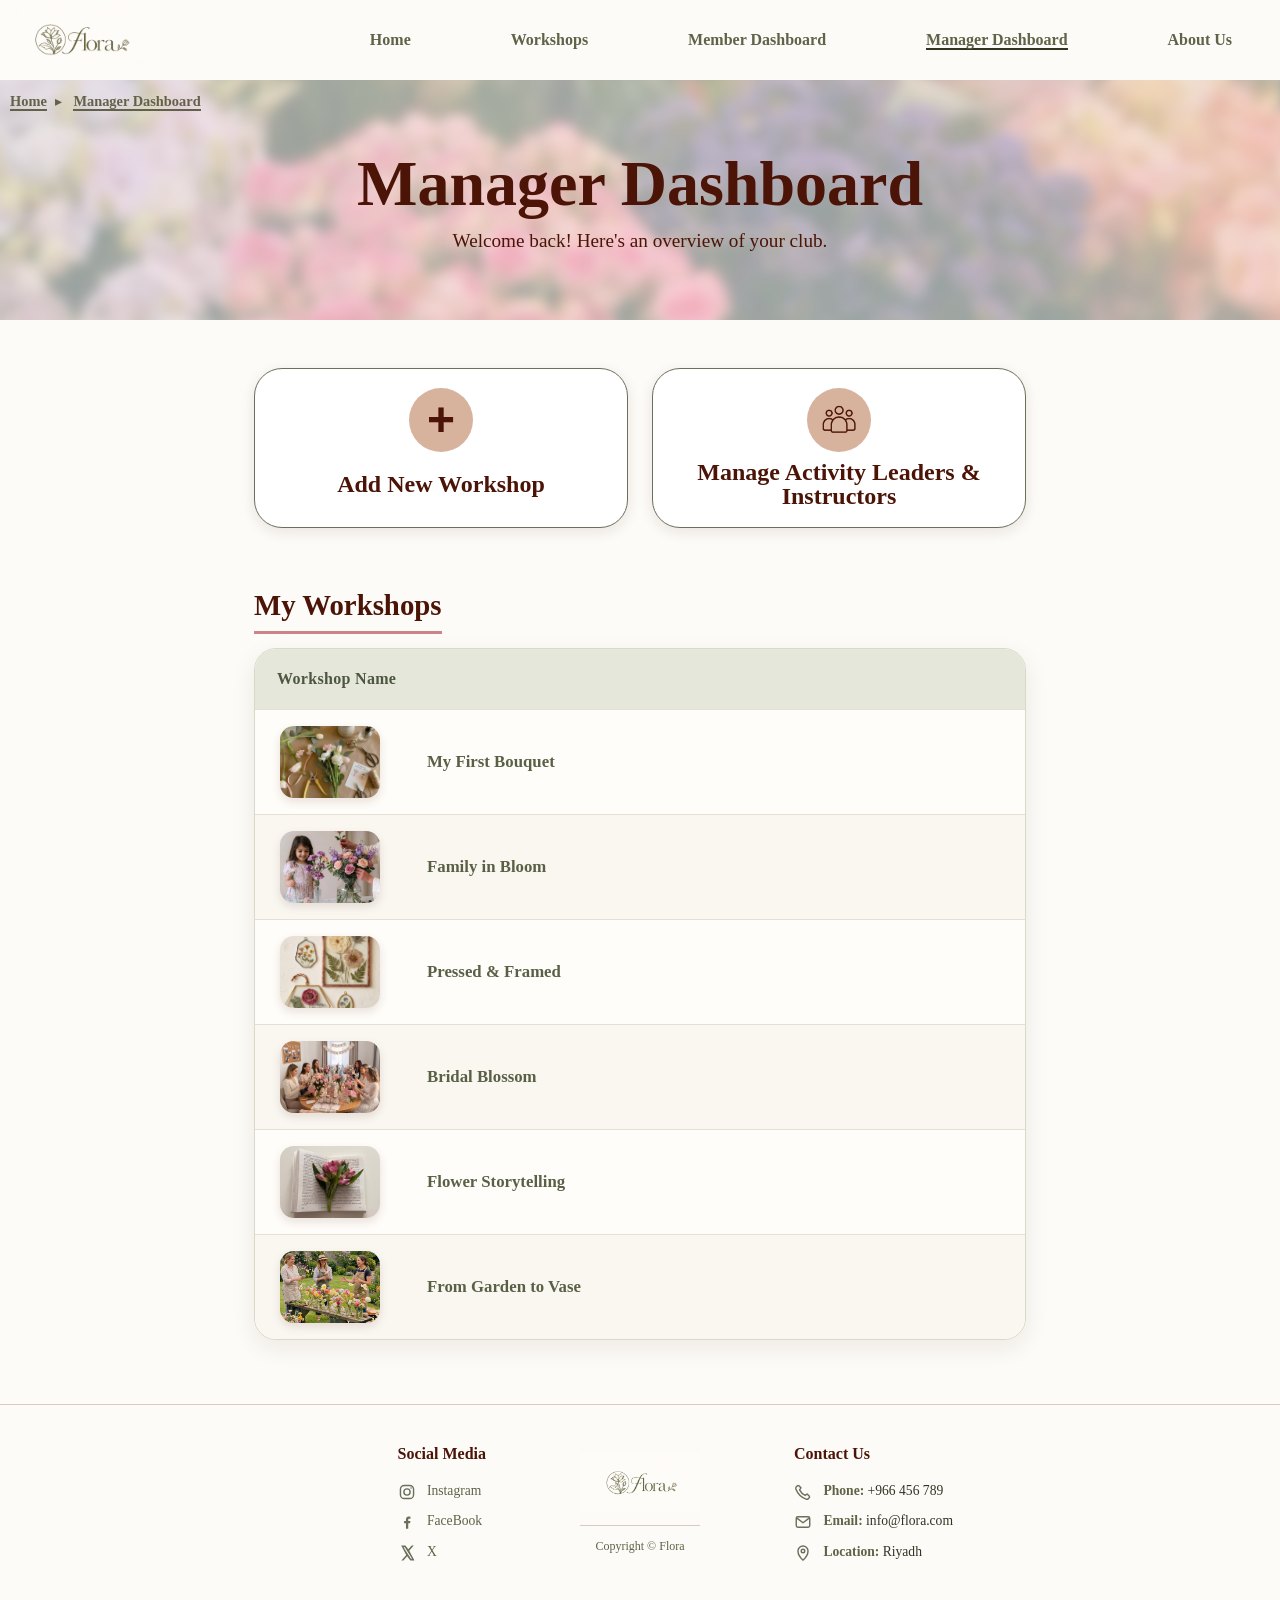
<file: Manager_Dashboard.html>
<!DOCTYPE html>
<html lang="en">

<head>
    <meta charset="UTF-8">
    <meta name="viewport" content="width=device-width, initial-scale=1.0">
    <title>Flora - Manager Dashboard</title>
    <link rel="stylesheet" href="style.css">
</head>

<body>

    <!-- *************************************************Header************************************************* -->
    <header>
        <div>
            <a href="index.html" class="Flora-logo-img" aria-label="Flora Logo"></a>

            <ul>
                <li>
                    <a href="index.html">Home</a>
                </li>

                <li>
                    <a href="Workshops.html">Workshops</a>
                </li>

                <li>
                    <a href="Member_Dashboard.html">Member Dashboard</a>
                </li>

                <li>
                    <a href="Manager_Dashboard.html"
                       class="active"
                       aria-current="location">Manager Dashboard</a>
                </li>

                <li>
                    <a href="About_Us.html">About Us</a>
                </li>
            </ul>
        </div>
    </header>

    <main class="manager-page">

        <!-- *************************************************Page title and breadcrumb************************************************* -->
        <section class="manager-dashboard">

            <div class="manager-hero-inner">

                <nav class="breadcrumb" aria-label="Breadcrumb">
                    <ol>
                        <li>
                            <a href="index.html">Home</a>
                        </li>

                        <li>
                            <a href="Manager_Dashboard.html"
                               aria-current="page">Manager Dashboard</a>
                        </li>
                    </ol>
                </nav>

                <div class="manager-hero-text">

                    <h1>Manager Dashboard</h1>

                    <p>
                        Welcome back! Here's an overview of your club.
                    </p>

                </div>

            </div>

        </section>

        <!--************************************************* Management links************************************************* -->
        <section class="manager-actions">

            <a href="Add_Workshop.html" class="manager-card">

                <span class="manager-icon">+</span>

                <h2>Add New Workshop</h2>

            </a>

            <a href="Manage_Activity_Leaders_and_Instructors.html"
               class="manager-card">

                <img src="photos/team-icon-brown-rounded.png"
                     alt=""
                     width="64"
                     height="64">

                <h2>Manage Activity Leaders &amp; Instructors</h2>

            </a>

        </section>

        <!--************************************************* Manager's workshops************************************************* -->
        <section class="my-workshops">

            <h2>My Workshops</h2>

            <table>

                <thead>
                    <tr>
                        <th colspan="2">Workshop Name</th>
                    </tr>
                </thead>

                    <tbody id="my-workshops-body">

                    <tr>
                        <td>
                            <img src="photos/my-first-bouquet.jpg"
                                 alt="My First Bouquet workshop"
                                 width="80"
                                 height="60">
                        </td>

                        <td>My First Bouquet</td>
                    </tr>

                    <tr>
                        <td>
                            <img src="photos/family-in-bloom.jpg"
                                 alt="Family in Bloom workshop"
                                 width="80"
                                 height="60">
                        </td>

                        <td>Family in Bloom</td>
                    </tr>

                    <tr>
                        <td>
                            <img src="photos/pressed-and-framed.jpg"
                                 alt="Pressed &amp; Framed workshop"
                                 width="80"
                                 height="60">
                        </td>

                        <td>Pressed &amp; Framed</td>
                    </tr>

                    <tr>
                        <td>
                            <img src="photos/bridal-blossom.jpg"
                                 alt="Bridal Blossom workshop"
                                 width="80"
                                 height="60">
                        </td>

                        <td>Bridal Blossom</td>
                    </tr>

                    <tr>
                        <td>
                            <img src="photos/flower-storytelling.jpg"
                                 alt="Flower Storytelling workshop"
                                 width="80"
                                 height="60">
                        </td>

                        <td>Flower Storytelling</td>
                    </tr>

                    <tr>
                        <td>
                            <img src="photos/garden-to-vase.jpg"
                                 alt="From Garden to Vase workshop"
                                 width="80"
                                 height="60">
                        </td>

                        <td>From Garden to Vase</td>
                    </tr>

                </tbody>

            </table>

        </section>

    </main>

    <!-- *************************************************Footer Section************************************************* -->
    <footer>

        <section id="Social-Media">

            <h3>Social Media</h3>

            <ul>
                <li>
                    <a href="https://instagram.com">Instagram</a>
                </li>

                <li>
                    <a href="https://facebook.com">FaceBook</a>
                </li>

                <li>
                    <a href="https://x.com">X</a>
                </li>
            </ul>

        </section>

        <div>

            <div class="footer-logo-img" role="img" aria-label="Flora Logo"></div>

            <p>Copyright &copy; Flora</p>

        </div>

        <section id="contact-us">

            <h3>Contact Us</h3>

            <ul>
                <li>
                    <strong>Phone:</strong> +966 456 789
                </li>

                <li>
                    <strong>Email:</strong> info@flora.com
                </li>

                <li>
                    <strong>Location:</strong>
                    Riyadh
                </li>
            </ul>

        </section>

       </footer>

    <script src="script.js"></script>

</body>
</html>
</file>
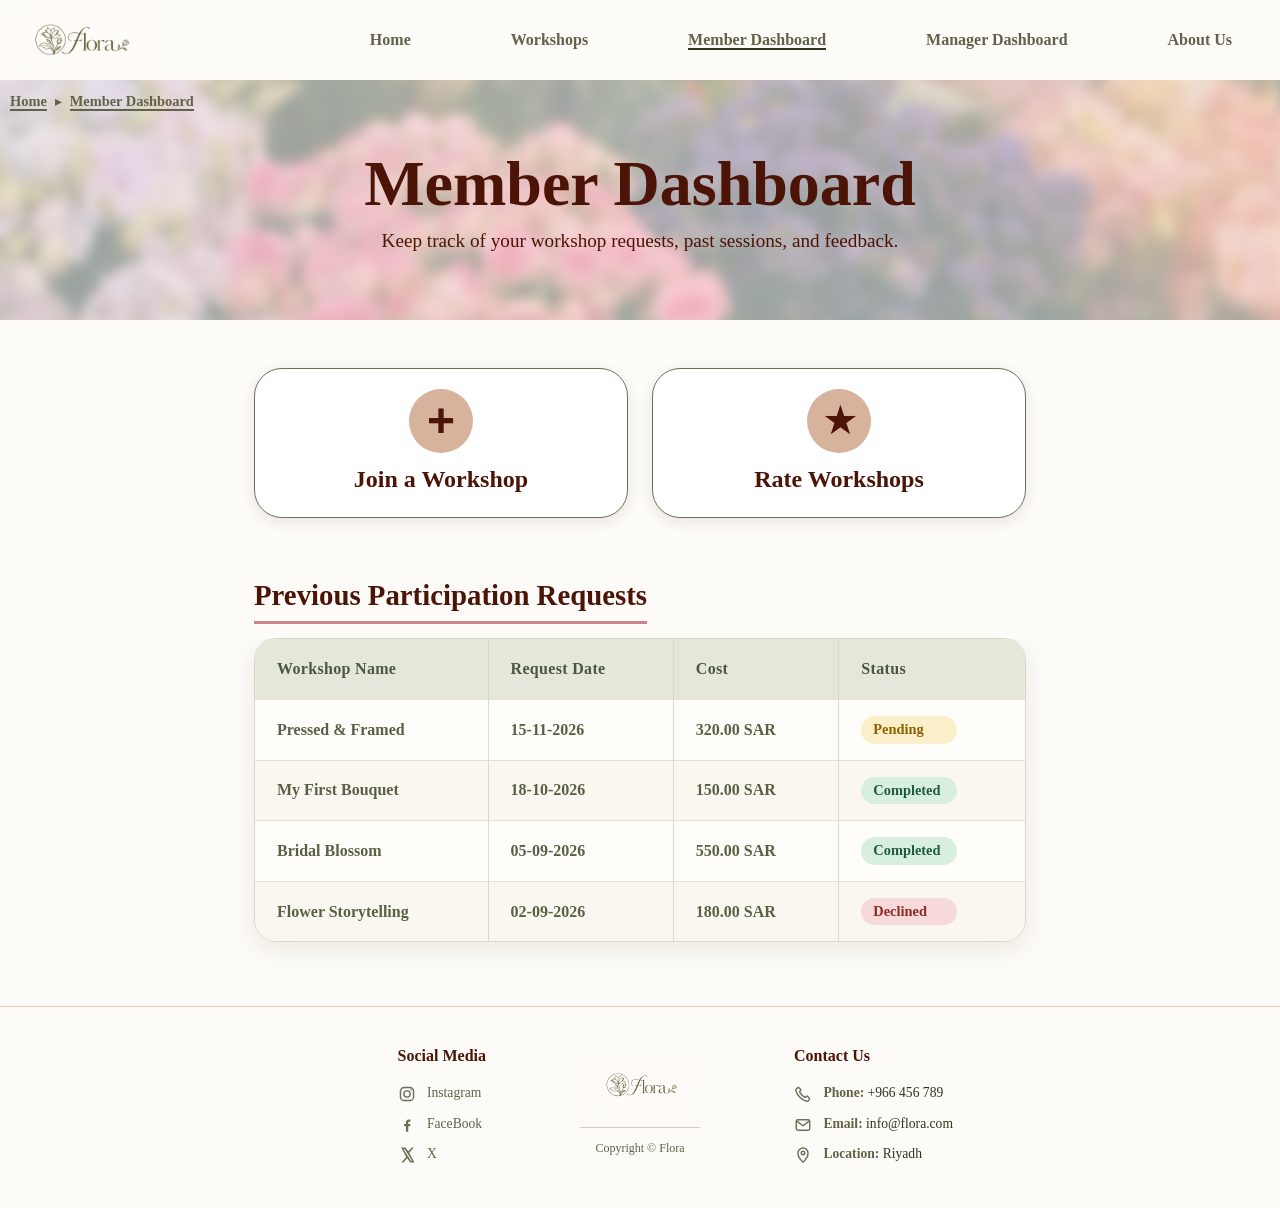
<file: Member_Dashboard.html>
<!DOCTYPE html>
<html lang="en">
    <head>
        <meta charset="UTF-8">
        <meta name="viewport" content="width=device-width, initial-scale=1">
        <title>Flora - Member Dashboard</title>
        <link rel="stylesheet" href="style.css">
    </head>
    <body>
        <header>
            <div>
            <a href="index.html" class="Flora-logo-img" aria-label="Flora Logo"></a>
                <ul>
                    <li><a href="index.html">Home</a></li>
                    <li><a href="Workshops.html">Workshops</a></li>
                    <li><a class="active" href="Member_Dashboard.html" aria-current="page">Member Dashboard</a></li>
                    <li><a href="Manager_Dashboard.html">Manager Dashboard</a></li>
                    <li><a href="About_Us.html">About Us</a></li>
                </ul>
            </div>
        </header>

        <main>

            <!--*************************************Hero**********************************************************************-->

            <section class="hero hero-flowers">
                <div class="hero-inner">
                    <nav class="breadcrumb" aria-label="Breadcrumb">
                        <ol>
                            <li><a href="index.html">Home</a></li>
                            <li><a href="Member_Dashboard.html" aria-current="page">Member Dashboard</a></li>
                        </ol>
                    </nav>
                    <div class="hero-text">
                        <h1>Member Dashboard</h1>
                        <p>Keep track of your workshop requests, past sessions, and feedback.</p>
                    </div>
                </div>
            </section>

            <!--*************************************Member-Links**********************************************************************-->

            <!-- two link boxes: Join a Workshop and Rate Workshops -->
            <section class="member-links" aria-label="Member links">
                <a class="member-link" href="Join_Workshop.html">
                    <span class="member-link-icon" aria-hidden="true">+</span>
                    Join a Workshop
                </a>
                <a class="member-link" href="Workshop_Evaluation.html">
                    <span class="member-link-icon" aria-hidden="true">&#9733;</span>
                    Rate Workshops
                </a>
            </section>

            <!--*************************************Previous-Requests**********************************************************************-->

            <section class="requests">
                <h2>Previous Participation Requests</h2>
                <div class="table-wrap">
                    <table>
                        <thead>
                            <tr>
                                <th scope="col">Workshop Name</th>
                                <th scope="col">Request Date</th>
                                <th scope="col">Cost</th>
                                <th scope="col">Status</th>
                            </tr>
                        </thead>
                        <tbody>
                            <tr>
                                <td>Pressed &amp; Framed</td>
                                <td>15-11-2026</td>
                                <td>320.00 SAR</td>
                                <td><span class="status status-pending">Pending</span></td>
                            </tr>
                            <tr>
                                <td>My First Bouquet</td>
                                <td>18-10-2026</td>
                                <td>150.00 SAR</td>
                                <td><span class="status status-completed">Completed</span></td>
                            </tr>
                            <tr>
                                <td>Bridal Blossom</td>
                                <td>05-09-2026</td>
                                <td>550.00 SAR</td>
                                <td><span class="status status-completed">Completed</span></td>
                            </tr>
                            <tr>
                                <td>Flower Storytelling</td>
                                <td>02-09-2026</td>
                                <td>180.00 SAR</td>
                                <td><span class="status status-declined">Declined</span></td>
                            </tr>
                        </tbody>
                    </table>
                </div>
            </section>
        </main>

        <!-- *************************************************Footer Section************************************************* -->
        <footer>

            <section id="Social-Media">

                <h3>Social Media</h3>

                <ul>
                    <li>
                        <a href="https://instagram.com">Instagram</a>
                    </li>

                    <li>
                        <a href="https://facebook.com">FaceBook</a>
                    </li>

                    <li>
                        <a href="https://x.com">X</a>
                    </li>
                </ul>

            </section>

            <div>

                <div class="footer-logo-img" role="img" aria-label="Flora Logo"></div>

                <p>Copyright &copy; Flora</p>

            </div>

            <section id="contact-us">

                <h3>Contact Us</h3>

                <ul>
                    <li>
                        <strong>Phone:</strong> +966 456 789
                    </li>

                    <li>
                        <strong>Email:</strong> info@flora.com
                    </li>

                    <li>
                        <strong>Location:</strong>
                        Riyadh
                    </li>
                </ul>

            </section>
        </footer>
                
        <script src="script.js"></script>
   
    </body>
</html>
</file>
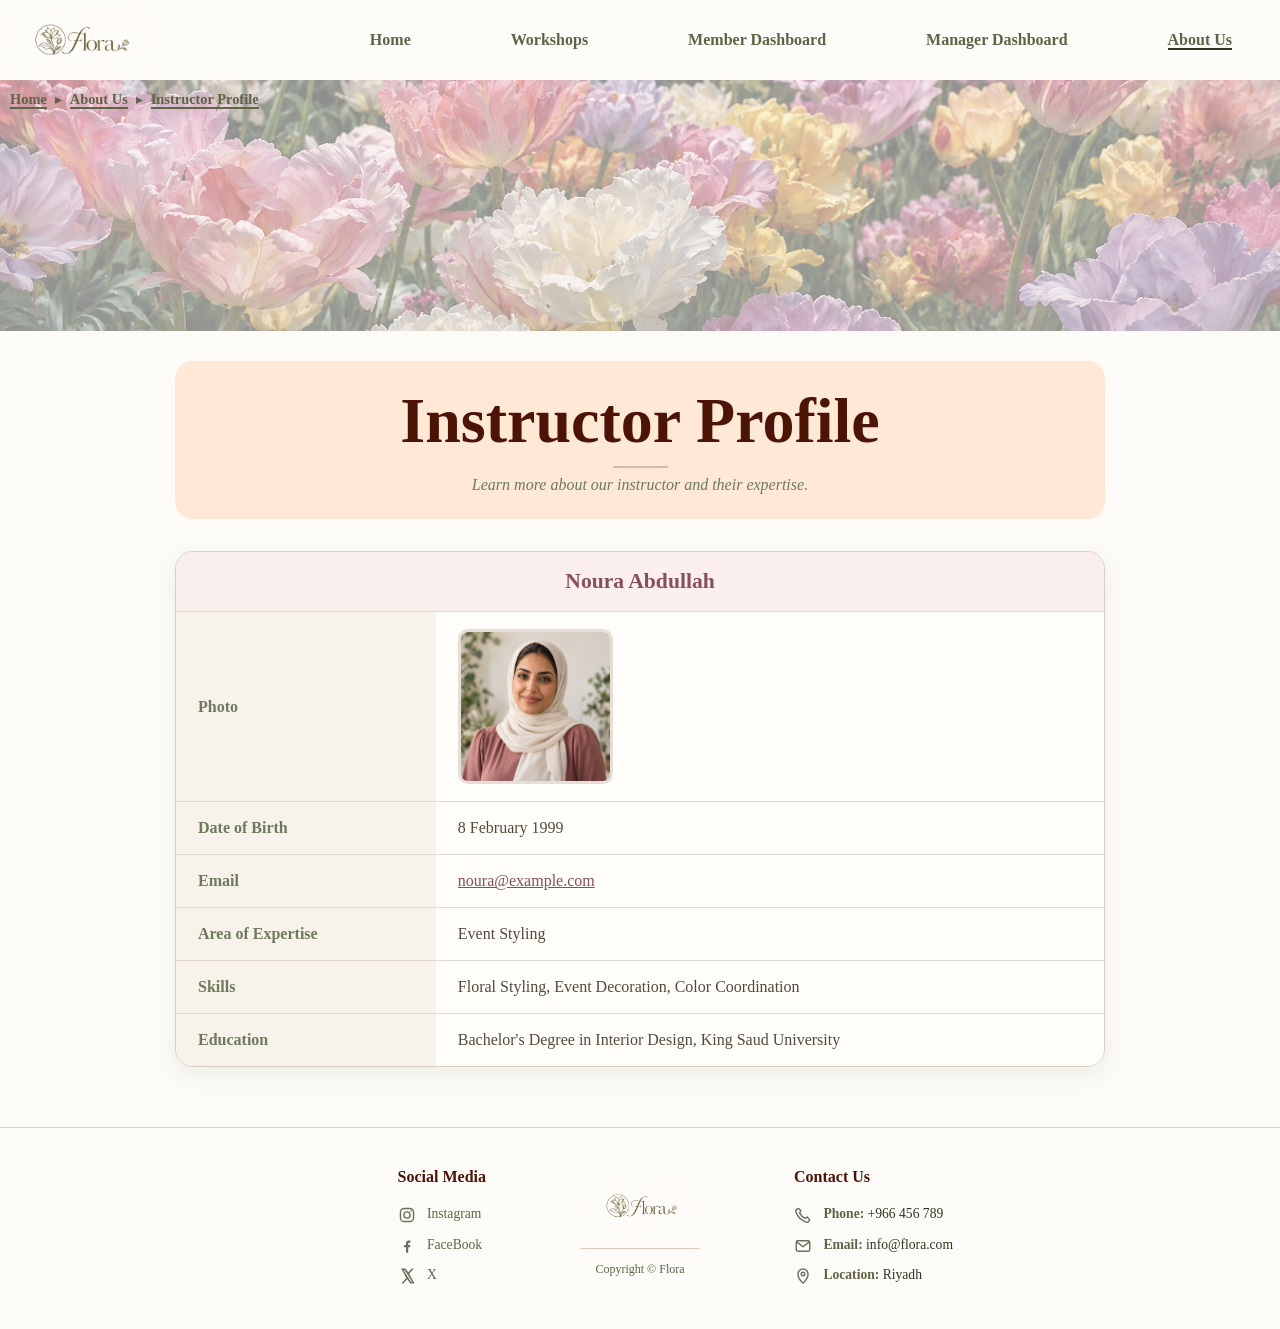
<file: Noura_Abdullah.html>
<!DOCTYPE html>
<html lang="en">

<head>
    <meta charset="UTF-8">
    <meta name="viewport" content="width=device-width, initial-scale=1.0">
    <title>Flora - Instructor Profile</title>
    <link rel="stylesheet" href="style.css">
</head>

<body>

    <!-- ************************************* Header ************************************* -->
    <header>
        <div>
            <a href="index.html" class="Flora-logo-img" aria-label="Flora Logo"></a>

            <ul>
                <li><a href="index.html">Home</a></li>
                <li><a href="Workshops.html">Workshops</a></li>
                <li><a href="Member_Dashboard.html">Member Dashboard</a></li>
                <li><a href="Manager_Dashboard.html">Manager Dashboard</a></li>
                <li>
                    <a class="active" href="About_Us.html" aria-current="location">
                        About Us
                    </a>
                </li>
            </ul>
        </div>
    </header>


    <main class="profile-main">

        <!-- ************************************* Profile Header Image ************************************* -->
    <div class="profile-hero">
          <nav class="breadcrumb" aria-label="Breadcrumb">
                <ol>
                    <li><a href="index.html">Home</a></li>
                    <li><a href="About_Us.html">About Us</a></li>
                   <li><a href="Noura_Abdullah.html" aria-current="page">Instructor Profile</a></li>
                </ol>
           </nav>
    </div>

        <!-- ************************************* Instructor Profile ************************************* -->
        <section class="profile-section">

            <div class="profile-heading">

                <h1>Instructor Profile</h1>

                <p>
                    Learn more about our instructor and their expertise.
                </p>

            </div>


            <!-- ************************************* Instructor Information ************************************* -->
            <table class="profile-table">

                <tr>
                    <th colspan="2"
                        class="profile-name">
                        Noura Abdullah
                    </th>
                </tr>


                <tr>
                    <th>Photo</th>

                    <td>
                        <img class="profile-photo"
                             src="photos/instructor-2.jpeg"
                             alt="Noura Abdullah">
                    </td>
                </tr>


                <tr>
                    <th>Date of Birth</th>

                    <td>
                        8 February 1999
                    </td>
                </tr>


                <tr>
                    <th>Email</th>

                    <td>
                        <a class="profile-email"
                           href="mailto:noura@example.com">
                            noura@example.com
                        </a>
                    </td>
                </tr>


                <tr>
                    <th>Area of Expertise</th>

                    <td>
                        Event Styling
                    </td>
                </tr>


                <tr>
                    <th>Skills</th>

                    <td>
                        Floral Styling, Event Decoration, Color Coordination
                    </td>
                </tr>


                <tr>
                    <th>Education</th>

                    <td>
                        Bachelor's Degree in Interior Design,
                        King Saud University
                    </td>
                </tr>

            </table>

        </section>

    </main>


    <!-- ************************************* Footer ************************************* -->
    <footer>

        <section id="Social-Media">

            <h3>Social Media</h3>

            <ul>
                <li>
                    <a href="https://instagram.com">Instagram</a>
                </li>

                <li>
                    <a href="https://facebook.com">FaceBook</a>
                </li>

                <li>
                    <a href="https://x.com">X</a>
                </li>
            </ul>

        </section>


        <div>

            <div class="footer-logo-img" role="img" aria-label="Flora Logo"></div>

            <p>Copyright &copy; Flora</p>

        </div>


        <section id="contact-us">

            <h3>Contact Us</h3>

            <ul>
                <li>
                    <strong>Phone:</strong> +966 456 789
                </li>

                <li>
                    <strong>Email:</strong> info@flora.com
                </li>

                <li>
                    <strong>Location:</strong>
                    Riyadh
                </li>
            </ul>

        </section>

    </footer>

    <script src="script.js"></script>
</body>
</html>
</file>
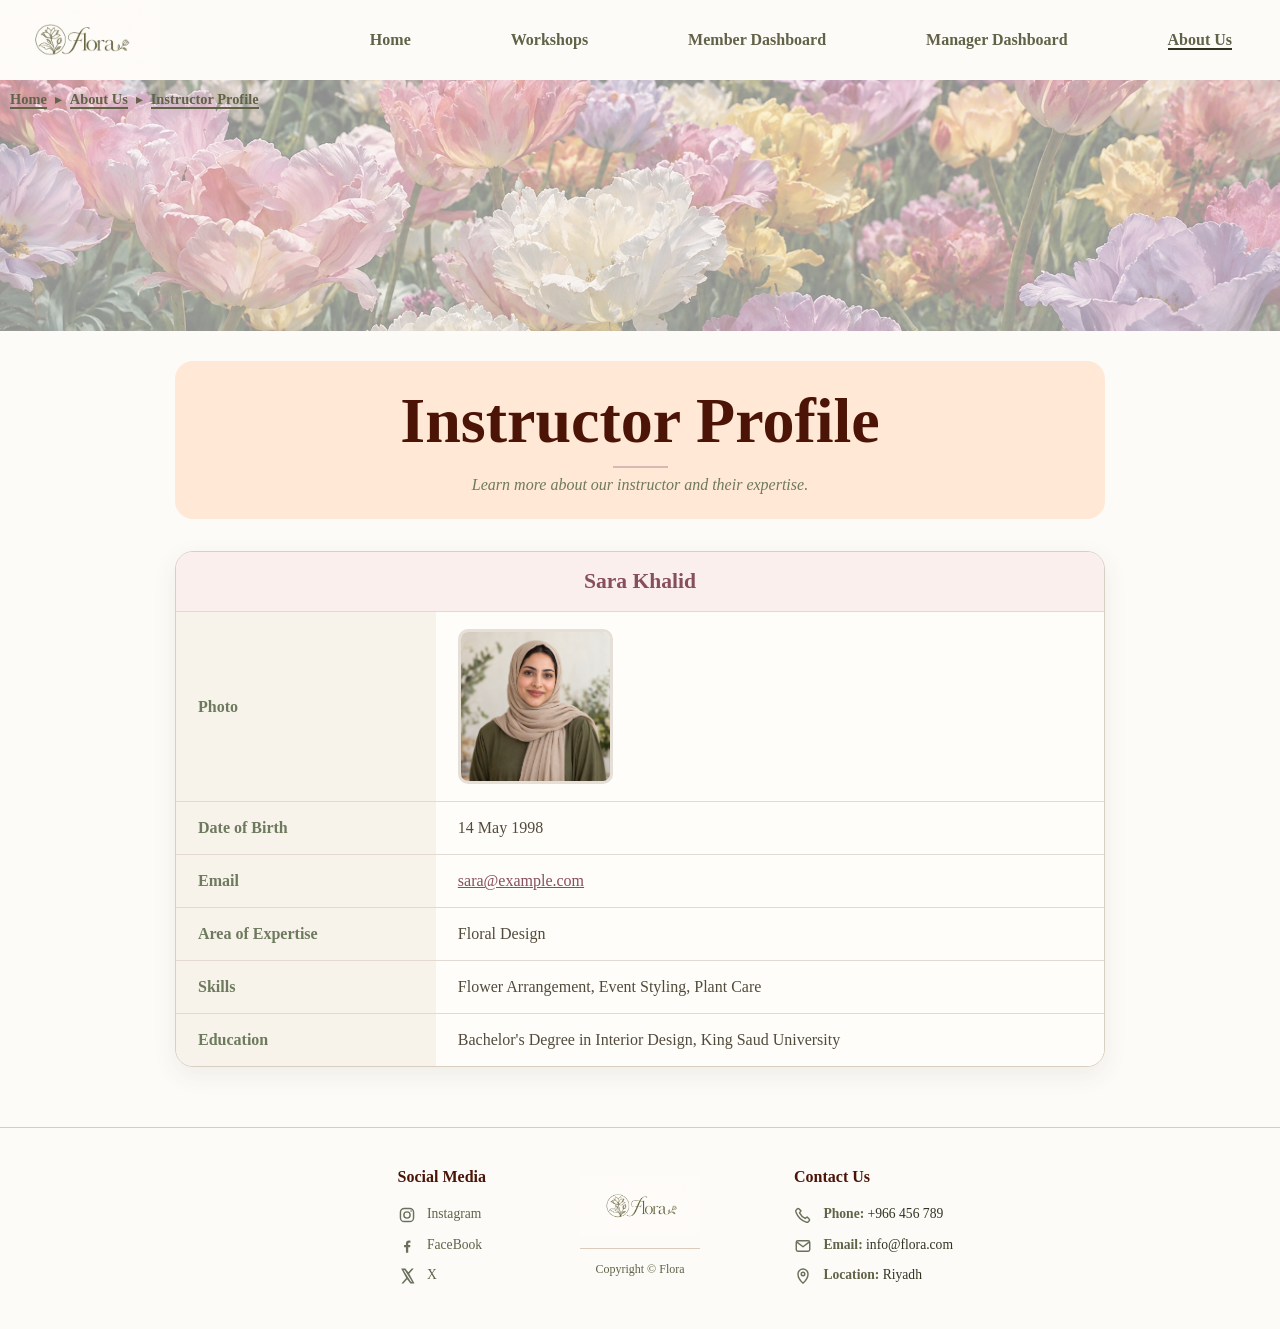
<file: Sara_Khalid.html>
<!DOCTYPE html>
<html lang="en">

<head>
    <meta charset="UTF-8">
    <meta name="viewport" content="width=device-width, initial-scale=1.0">
    <title>Flora - Instructor Profile</title>
    <link rel="stylesheet" href="style.css">
</head>

<body>

    <!-- ************************************* Header ************************************* -->
    <header>
        <div>
            <a href="index.html" class="Flora-logo-img" aria-label="Flora Logo"></a>

            <ul>
                <li><a href="index.html">Home</a></li>
                <li><a href="Workshops.html">Workshops</a></li>
                <li><a href="Member_Dashboard.html">Member Dashboard</a></li>
                <li><a href="Manager_Dashboard.html">Manager Dashboard</a></li>
                <li>
                    <a class="active" href="About_Us.html" aria-current="location">
                        About Us
                    </a>
                </li>
            </ul>
        </div>
    </header>


    <main class="profile-main">

        <!-- ************************************* Profile Header Image ************************************* -->
     <div class="profile-hero">
          <nav class="breadcrumb" aria-label="Breadcrumb">
                <ol>
                    <li><a href="index.html">Home</a></li>
                    <li><a href="About_Us.html">About Us</a></li>
                   <li><a href="Sara_Khalid.html" aria-current="page">Instructor Profile</a></li>
                </ol>
           </nav>
     </div>

        <!-- ************************************* Instructor Profile ************************************* -->
        <section class="profile-section">


            <div class="profile-heading">

                <h1>Instructor Profile</h1>

                <p>
                    Learn more about our instructor and their expertise.
                </p>

            </div>


            <!-- ************************************* Instructor Information ************************************* -->
            <table class="profile-table">

                <tr>
                    <th colspan="2"
                        class="profile-name">
                        Sara Khalid
                    </th>
                </tr>


                <tr>
                    <th>Photo</th>

                    <td>
                        <img class="profile-photo"
                             src="photos/instructor-1.jpeg"
                             alt="Sara Khalid">
                    </td>
                </tr>


                <tr>
                    <th>Date of Birth</th>

                    <td>
                        14 May 1998
                    </td>
                </tr>


                <tr>
                    <th>Email</th>

                    <td>
                        <a class="profile-email"
                           href="mailto:sara@example.com">
                            sara@example.com
                        </a>
                    </td>
                </tr>


                <tr>
                    <th>Area of Expertise</th>

                    <td>
                        Floral Design
                    </td>
                </tr>


                <tr>
                    <th>Skills</th>

                    <td>
                        Flower Arrangement, Event Styling, Plant Care
                    </td>
                </tr>


                <tr>
                    <th>Education</th>

                    <td>
                        Bachelor's Degree in Interior Design,
                        King Saud University
                    </td>
                </tr>

            </table>

        </section>

    </main>


    <!-- ************************************* Footer ************************************* -->
    <footer>

        <section id="Social-Media">

            <h3>Social Media</h3>

            <ul>
                <li>
                    <a href="https://instagram.com">Instagram</a>
                </li>

                <li>
                    <a href="https://facebook.com">FaceBook</a>
                </li>

                <li>
                    <a href="https://x.com">X</a>
                </li>
            </ul>

        </section>


        <div>

            <div class="footer-logo-img" role="img" aria-label="Flora Logo"></div>

            <p>Copyright &copy; Flora</p>

        </div>


        <section id="contact-us">

            <h3>Contact Us</h3>

            <ul>
                <li>
                    <strong>Phone:</strong> +966 456 789
                </li>

                <li>
                    <strong>Email:</strong> info@flora.com
                </li>

                <li>
                    <strong>Location:</strong>
                    Riyadh
                </li>
            </ul>

        </section>

    </footer>

    <script src="script.js"></script>
</body>
</html>
</file>
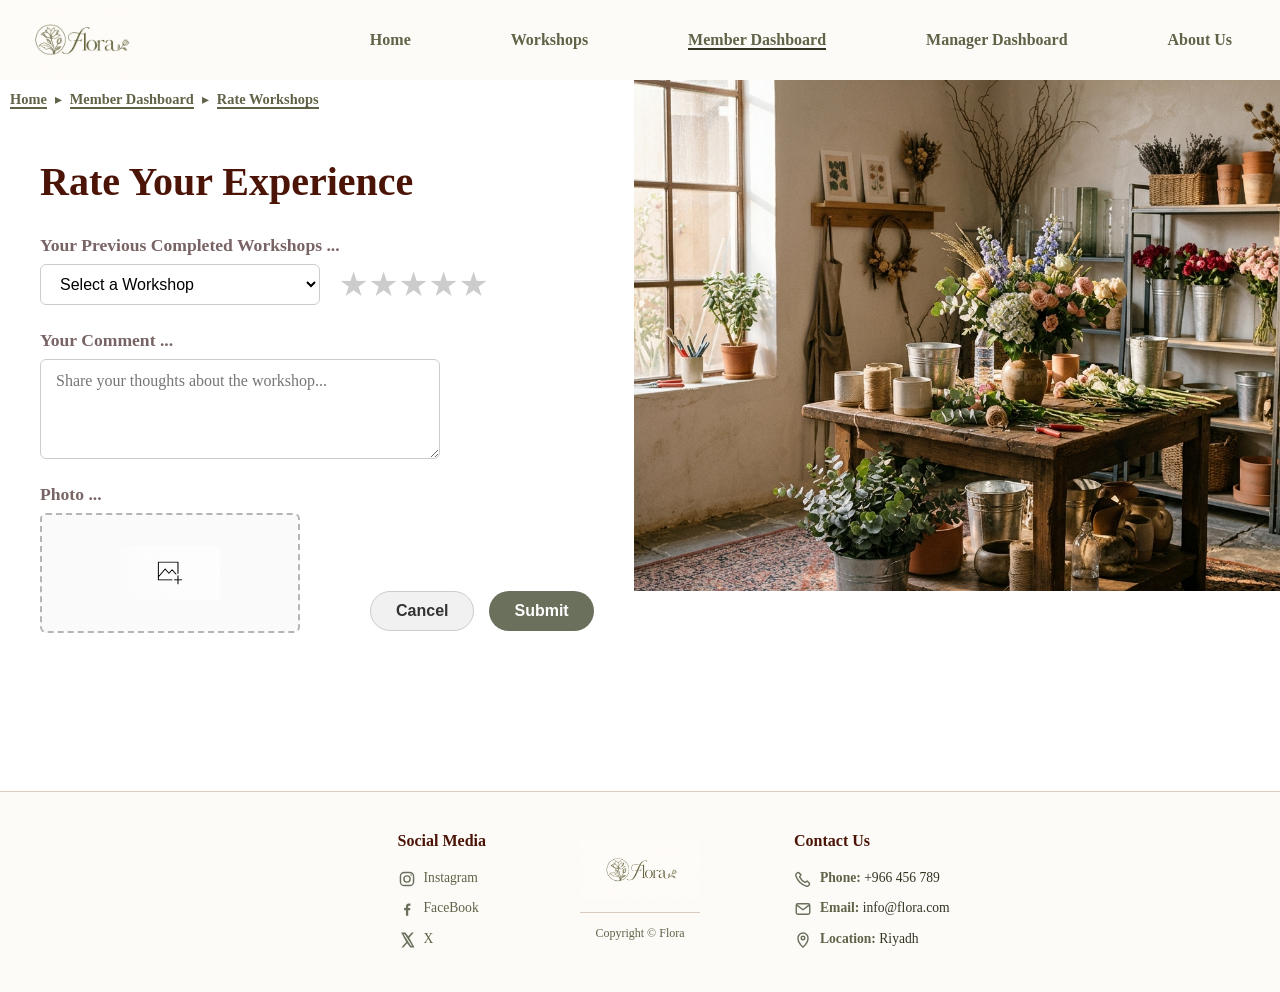
<file: Workshop_Evaluation.html>
<!DOCTYPE html>
<html lang="en">
    <head>
        <meta charset="UTF-8">
        <meta name="viewport" content="width=device-width, initial-scale=1.0">
        <title>Flora - Workshop Evaluation</title>
        <link rel="stylesheet" href="style.css">
    </head>
    <body>
        <header>
            <div>
                <a href="index.html" class="Flora-logo-img" aria-label="Flora Logo"></a>
                <ul>
                    <li><a href="index.html">Home</a></li>
                    <li><a href="Workshops.html">Workshops</a></li>
                    <li><a href="Member_Dashboard.html" class="active">Member Dashboard</a></li>
                    <li><a href="Manager_Dashboard.html">Manager Dashboard</a></li>
                    <li><a href="About_Us.html">About Us</a></li>
                </ul>
            </div>
        </header>

        <main>
            <div class="evaluation-container">
                <div class="left-column">

            <nav class="breadcrumb" aria-label="Breadcrumb">
            <ol>
                 <li><a href="index.html">Home</a></li>
                 <li><a href="Member_Dashboard.html">Member Dashboard</a></li>
                <li><a href="Workshop_Evaluation.html" aria-current="page">Rate Workshops</a></li>
            </ol>
            </nav> 
                
            <form class="form-section" action="#" method="POST" enctype="multipart/form-data">
                
                <h1>Rate Your Experience</h1>

<!--*************************************Workshop-Selection-Rating****************************************************************-->

                <div class="form-group">
                    <label for="Workshop-Selection">Your Previous Completed Workshops ...</label>
                    <div class="in-a-row">
                        <select id="Workshop-Selection" name="Workshop-Selection">
                            <option value="" disabled selected>Select a Workshop</option>
                            <option value="workshop1">My First Bouquet | OCT 3 2026</option>
                            <option value="workshop2">Family in Bloom | SEP 12 2026</option>
                            <option value="workshop3">Family in Bloom | SEP 1 2026</option>
                            <option value="workshop4">From Garden to Vase | MAR 22 2026</option>
                            <option value="workshop5">Family in Bloom | DEC 9 2025</option>
                        </select>
                        <div class="to-rate-in-stars">
                            <input type="radio" id="star5" name="rating" value="5">
                            <label for="star5" class="star">&#9733;</label>
                            <input type="radio" id="star4" name="rating" value="4">
                            <label for="star4" class="star">&#9733;</label>
                            <input type="radio" id="star3" name="rating" value="3">
                            <label for="star3" class="star">&#9733;</label>
                            <input type="radio" id="star2" name="rating" value="2">
                            <label for="star2" class="star">&#9733;</label>
                            <input type="radio" id="star1" name="rating" value="1">
                            <label for="star1" class="star">&#9733;</label>
                        </div>
                    </div>
                </div>

<!--*************************************Workshop-Comment-input****************************************************************-->
                <div class="form-group">
                    <label for="comment">Your Comment ...</label>
                    <textarea id="comment" name="comment" rows="4" placeholder="Share your thoughts about the workshop..."></textarea>
                </div>

<!--*************************************Workshop-Photo-Upload****************************************************************-->
             <div class="in-a-row">
                <div class="form-group">
                    <label for="photo">Photo ...</label>
                    <div class="photo-upload-box">
                        <input type="file" id="photo" name="photo" accept="image/*">
                        <label for="photo" class="upload-area">
                            <img src="photos/add-image-icon.jpeg" alt="Upload Icon">
                        </label>
                    </div>
                </div>

<!--*************************************Action Buttons****************************************************************-->
                <div class="form-actions">
                    <button type="button" class="btn-cancel">Cancel</button>
                    <button type="submit" class="btn-submit">Submit</button>
                </div>
            </div>

            </form>
        </div>

<!--*************************************Workshop-Evaluation-background****************************************************************-->

        <div class="Workshop-Evaluation-background">
            <img src="photos/Workshop-Evaluation-background.jpeg" alt="Experience Image">
        </div>
        </div>
        </main>

<!--*************************************footer****************************************************************-->
    <footer>
            <section id="Social-Media">
                <h3>Social Media</h3>
                <ul>
                    <li><a href="https://instagram.com">Instagram</a></li>
                    <li><a href="https://facebook.com">FaceBook</a></li>
                    <li><a href="https://x.com">X</a></li>
                </ul>
            </section>

            <div>
                <div class="footer-logo-img" role="img" aria-label="Flora Logo"></div>
                <p>Copyright &copy; Flora</p>
            </div>

            <section id="contact-us">
                <h3>Contact Us</h3>
                <ul>
                    <li><strong>Phone:</strong> +966 456 789</li>
                    <li><strong>Email:</strong> info@flora.com</li>
                    <li><strong>Location:</strong> Riyadh</li>
                </ul>
            </section>
        </footer>

        <script src="script.js"></script>

</body>
</html>
</file>
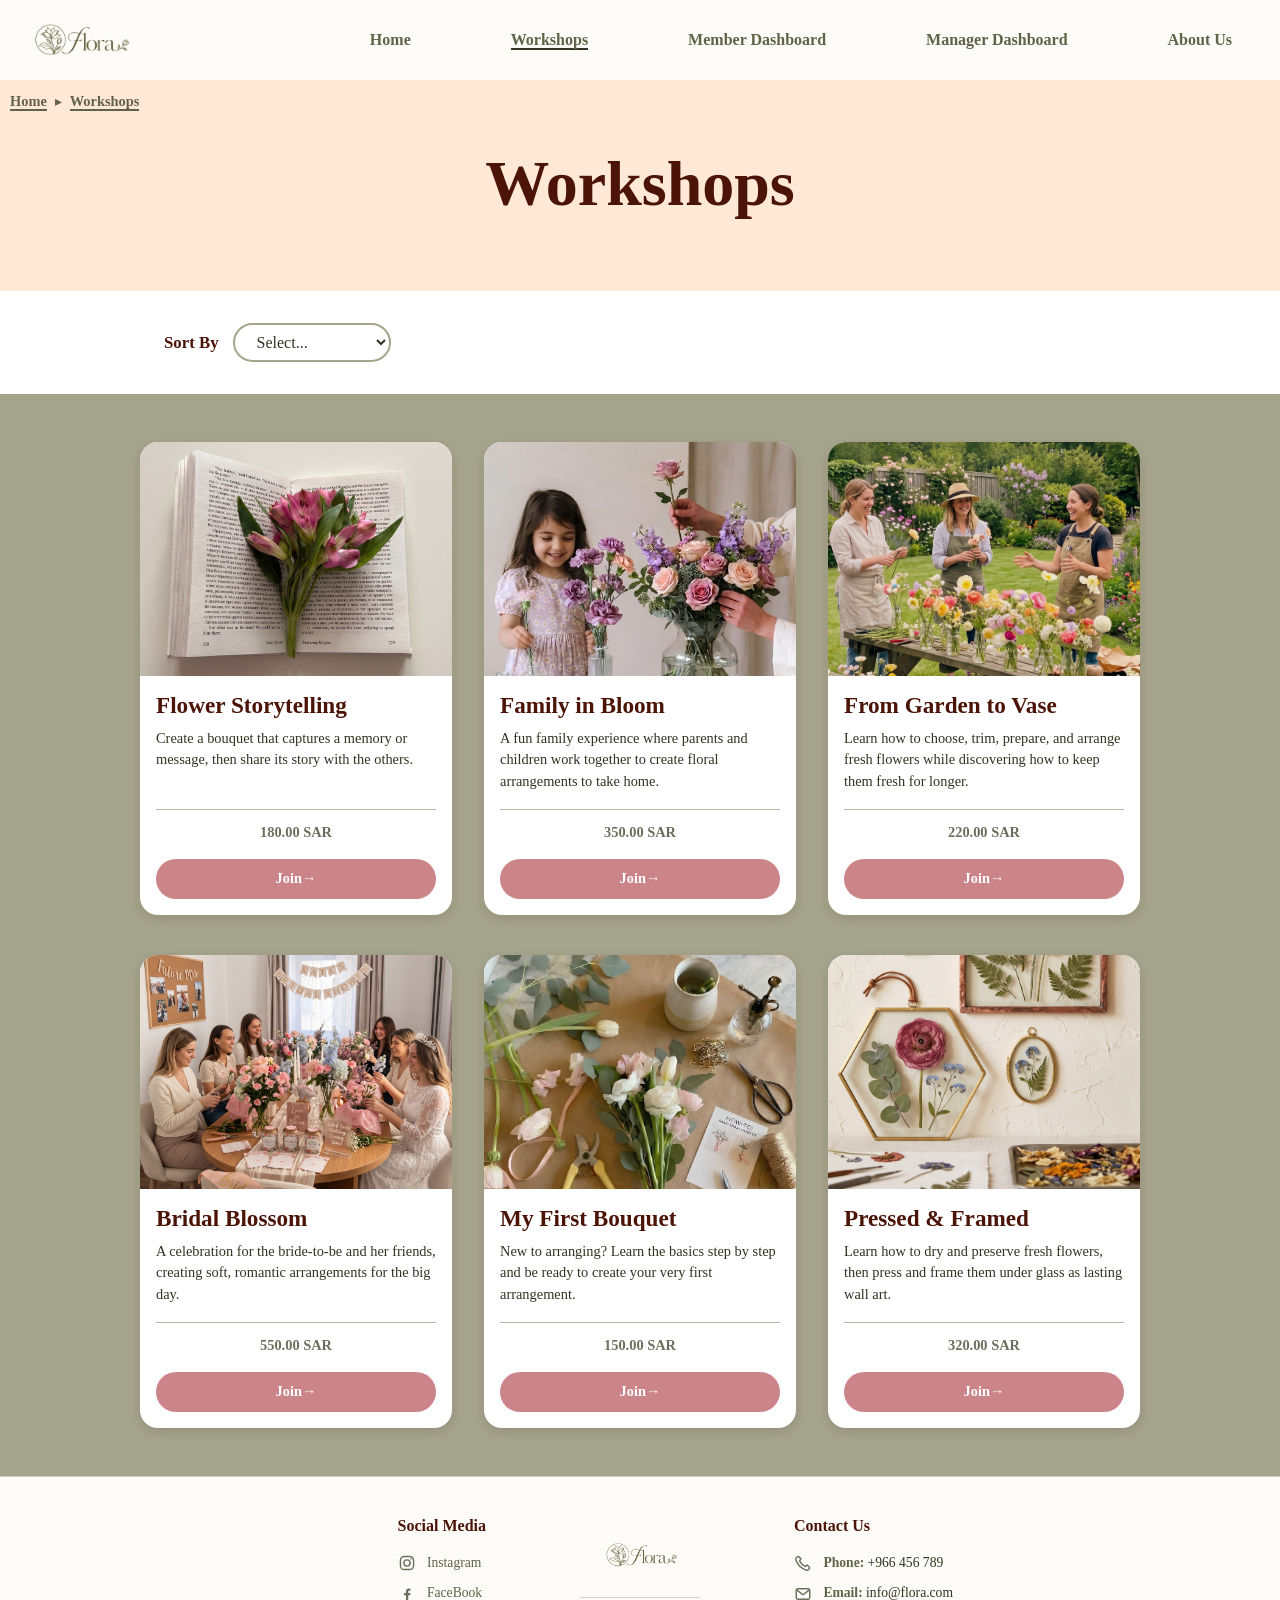
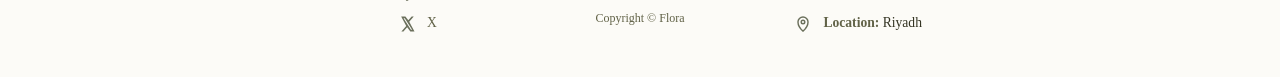
<file: Workshops.html>
<!DOCTYPE html>
<html lang="en">
    <head>
        <meta charset="UTF-8">
        <meta name="viewport" content="width=device-width, initial-scale=1">
        <title>Flora - Workshops</title>
        <link rel="stylesheet" href="style.css">
    </head>
    <body>
        <header>
            <div>
            <a href="index.html" class="Flora-logo-img" aria-label="Flora Logo"></a>
                <ul>
                    <li><a href="index.html">Home</a></li>
                    <li><a class="active" href="Workshops.html" aria-current="page">Workshops</a></li>
                    <li><a href="Member_Dashboard.html">Member Dashboard</a></li>
                    <li><a href="Manager_Dashboard.html">Manager Dashboard</a></li>
                    <li><a href="About_Us.html">About Us</a></li>
                </ul>
            </div>
        </header>

        <main>

            <!--*************************************Hero**********************************************************************-->

            <section class="hero">
                <div class="hero-inner">
                    <nav class="breadcrumb" aria-label="Breadcrumb">
                        <ol>
                            <li><a href="index.html">Home</a></li>
                            <li><a href="Workshops.html" aria-current="page">Workshops</a></li>
                        </ol>
                    </nav>
                    <div class="hero-text">
                        <h1>Workshops</h1>
                    </div>
                </div>
            </section>

            <!--*************************************Sort-Control**********************************************************************-->

            <div class="sort-bar">
                <label class="sort-label" for="sort">Sort By</label>

                <select id="sort" name="sort">
                    <option value="">Select...</option>
                    <optgroup label="Price">
                        <option value="price-asc">Low to High</option>
                        <option value="price-desc">High to Low</option>
                    </optgroup>
                    <optgroup label="Name">
                        <option value="name-asc">A&ndash;Z</option>
                        <option value="name-desc">Z&ndash;A</option>
                    </optgroup>
                </select>
            </div>

            <!--*************************************Workshops**********************************************************************-->

            <section class="workshop-grid" id="workshop-grid" aria-label="All workshops">

                <article class="workshop-card">
                    <img class="pos-bouquet" src="photos/my-first-bouquet.jpg" width="400" height="240" alt="My First Bouquet workshop">
                    <div class="card-body">
                        <h2>My First Bouquet</h2>
                        <p>New to arranging? Learn the basics step by step and be ready to create your very first arrangement.</p>
                        <div class="card-footer">
                            <p class="price">150.00 SAR</p>
                            <a class="join-btn" href="Join_Workshop.html">Join</a>
                        </div>
                    </div>
                </article>

                <article class="workshop-card">
                    <img class="pos-family" src="photos/family-in-bloom.jpg" width="400" height="240" alt="Family in Bloom workshop">
                    <div class="card-body">
                        <h2>Family in Bloom</h2>
                        <p>A fun family experience where parents and children work together to create floral arrangements to take home.</p>
                        <div class="card-footer">
                            <p class="price">350.00 SAR</p>
                            <a class="join-btn" href="Join_Workshop.html">Join</a>
                        </div>
                    </div>
                </article>

                <article class="workshop-card">
                    <img class="pos-pressed" src="photos/pressed-and-framed.jpg" width="400" height="240" alt="Pressed &amp; Framed workshop">
                    <div class="card-body">
                        <h2>Pressed &amp; Framed</h2>
                        <p>Learn how to dry and preserve fresh flowers, then press and frame them under glass as lasting wall art.</p>
                        <div class="card-footer">
                            <p class="price">320.00 SAR</p>
                            <a class="join-btn" href="Join_Workshop.html">Join</a>
                        </div>
                    </div>
                </article>

                <article class="workshop-card">
                    <img class="pos-bridal" src="photos/bridal-blossom.jpg" width="400" height="240" alt="Bridal Blossom workshop">
                    <div class="card-body">
                        <h2>Bridal Blossom</h2>
                        <p>A celebration for the bride-to-be and her friends, creating soft, romantic arrangements for the big day.</p>
                        <div class="card-footer">
                            <p class="price">550.00 SAR</p>
                            <a class="join-btn" href="Join_Workshop.html">Join</a>
                        </div>
                    </div>
                </article>

                <article class="workshop-card">
                    <img class="pos-storytelling" src="photos/flower-storytelling.jpg" width="400" height="240" alt="Flower Storytelling workshop">
                    <div class="card-body">
                        <h2>Flower Storytelling</h2>
                        <p>Create a bouquet that captures a memory or message, then share its story with the others.</p>
                        <div class="card-footer">
                            <p class="price">180.00 SAR</p>
                            <a class="join-btn" href="Join_Workshop.html">Join</a>
                        </div>
                    </div>
                </article>

                <article class="workshop-card">
                    <img class="pos-garden" src="photos/garden-to-vase.jpg" width="400" height="240" alt="From Garden to Vase workshop">
                    <div class="card-body">
                        <h2>From Garden to Vase</h2>
                        <p>Learn how to choose, trim, prepare, and arrange fresh flowers while discovering how to keep them fresh for longer.</p>
                        <div class="card-footer">
                            <p class="price">220.00 SAR</p>
                            <a class="join-btn" href="Join_Workshop.html">Join</a>
                        </div>
                    </div>
                </article>

            </section>
        </main>

        <!-- *************************************************Footer Section************************************************* -->
        <footer>

            <section id="Social-Media">

                <h3>Social Media</h3>

                <ul>
                    <li>
                        <a href="https://instagram.com">Instagram</a>
                    </li>

                    <li>
                        <a href="https://facebook.com">FaceBook</a>
                    </li>

                    <li>
                        <a href="https://x.com">X</a>
                    </li>
                </ul>

            </section>

            <div>

                <div class="footer-logo-img" role="img" aria-label="Flora Logo"></div>

                <p>Copyright &copy; Flora</p>

            </div>

            <section id="contact-us">

                <h3>Contact Us</h3>

                <ul>
                    <li>
                        <strong>Phone:</strong> +966 456 789
                    </li>

                    <li>
                        <strong>Email:</strong> info@flora.com
                    </li>

                    <li>
                        <strong>Location:</strong>
                        Riyadh
                    </li>
                </ul>

            </section>

        </footer>
        
        <script src="script.js"></script>
   
    </body>
</html>
</file>
<file: style.css>
/*---------------------------------------------------------header------------------------------ALL PAGES*/
header {
    background-color: #fcfbf7;
    position: fixed;
    top: 0;
    right: 0;
    left: 0;
    z-index: 1000;}

header div {
    display: flex;
    padding-right: 3em ;
    align-items: center;
    justify-content: space-between;}

header .Flora-logo-img {
    display: inline-block;
    width: 160px;
    height: 80px;
    background-image: url("photos/Flora_logo.jpeg");
    background-size: contain;
    background-repeat: no-repeat;
    background-position: left;}

header div ul {
    display: flex;
    flex-wrap: wrap;
    list-style: none;
    gap: 100px ;}


header div ul li a {
    white-space: nowrap;
    text-decoration: none;
    color: #616247;
    font-weight: bold;
    font-family: Georgia, 'Times New Roman', Times, serif;}

header div ul li a:hover {
    font-weight: bold;
    border-bottom: 2px solid #333322;}

header div a.active{
    font-weight: bold;
    border-bottom: 2px solid #333322;}

/*--------------------------------------------------------------body---------------------ALL PAGES*/
body {
    padding-top: 71px; }

* {
    box-sizing: border-box; 
    margin: 0;              
    padding: 0;}

html, body {
    width: 100%;
    overflow-x: hidden;}

/*--------------------------------------------------------------breadcrumb---------------------ALL PAGES*/

 .breadcrumb {
    font-size: 0.9rem;
    font-family: Georgia, 'Times New Roman', Times, serif;
    margin-top: 20px;
    margin-left: 10px;
    margin-bottom: 20px;}

.breadcrumb ol {
    display: flex;
    flex-wrap: wrap;
    gap: 8px;
    list-style: none;
    padding: 0;
    margin: 0;}

.breadcrumb li + li::before {
    content: "\25B8"; 
    margin-right: 8px;
    color: #616247;}

.breadcrumb a {
    color: #616247;
    text-decoration: none;
    font-weight: bold;
    border-bottom: 2px solid #616247;}

.breadcrumb a:hover {
    border-bottom: 2px solid #333322;
    color: #333322;}
/*------------------------- FOOTER - ALL PAGES -------------------------*/

/* Main Footer */
footer {
    display: grid;
    grid-template-columns: 1fr auto 1fr;
    grid-template-areas: "social logo contact";

    align-items: center;
    gap: 30px;

    width: 100%;
    box-sizing: border-box;
    padding: 35px 7%;

    background-color: #fcfbf7;
    border-top: 1px solid #dccbbd;

    color: #333322;
    font-family: Georgia, 'Times New Roman', Times, serif;
    line-height: 1.8;
}

/* Footer Headings */
footer h3 {
    color: #4b1407;
    font-size: 1rem;
    margin: 0 0 10px;
}

/* Lists */
footer ul {
    list-style: none;
    margin: 0;
    padding: 0;
}

footer li {
    font-size: 0.85rem;
    margin-bottom: 6px;
    overflow-wrap: anywhere;
}

/* Social Media */
footer #Social-Media {
    grid-area: social;
    text-align: left;
    min-width: 0;
    padding: 0;
}

footer #Social-Media a {
    color: #616247;
    text-decoration: none;
}

footer #Social-Media a:hover {
    color: #4b1407;
    text-decoration: underline;
}

/* Footer Logo */
footer > div {
    grid-area: logo;
    text-align: center;
    min-width: 0;
    margin: 0;
    padding: 0;
}

footer > div .footer-logo-img {
    width: 120px;
    height: 60px;
    max-width: 100%;
    margin: 0 auto 12px;

    background-image: url("photos/Flora_logo.jpeg");
    background-size: contain;
    background-repeat: no-repeat;
    background-position: center;
}

footer > div p {
    border-top: 1px solid #dccbbd;
    padding-top: 10px;
    margin: 0;
    color: #616247;
    font-size: 0.75rem;
}

/* Contact Us */
footer #contact-us {
    grid-area: contact;
    text-align: left;
    min-width: 0;
    padding: 0;
}

footer #contact-us strong {
    color: #616247;
}

/* Footer Icons */
footer #Social-Media li::before,
footer #contact-us li::before {
    content: "";
    display: inline-block;

    width: 18px;
    height: 18px;
    margin-right: 8px;

    vertical-align: middle;

    background-size: contain;
    background-repeat: no-repeat;
    background-position: center;
}

/* Social Media Icons */
footer #Social-Media li:nth-child(1)::before {
    background-image: url("photos/flora_footer_icons/instagram.svg");
}

footer #Social-Media li:nth-child(2)::before {
    background-image: url("photos/flora_footer_icons/facebook.svg");
}

footer #Social-Media li:nth-child(3)::before {
    background-image: url("photos/flora_footer_icons/x.svg");
}

/* Contact Icons */
footer #contact-us li:nth-child(1)::before {
    background-image: url("photos/flora_footer_icons/phone.svg");
}

footer #contact-us li:nth-child(2)::before {
    background-image: url("photos/flora_footer_icons/email.svg");
}

footer #contact-us li:nth-child(3)::before {
    background-image: url("photos/flora_footer_icons/location.svg");
}
 
 

/*---------------------------------------- Shahad's pages: HOME / FLOWER OF THE MONTHE / Workshop Evaluation  ----------------------------------------*/

/*----------------------------------------------------------HOME-Intro----------------------------shahad*/


#Intro {
    position: relative;
    width: 100%;
    min-height: 80vh;
    box-sizing: border-box;
    
    background-color:rgb(202, 79, 68) ;


        
    background-image: 
        linear-gradient(
            to right, 
            rgba(247, 217, 187, 0.6) 0%,   
            rgba(247, 217, 187, 0.5) 45%, 
            rgba(255, 254, 254, 0) 80%     
        ),
        url('photos/home_background_img.jpeg'); 

    background-position: right center; 
    background-repeat: repeat-x;        
    background-size: auto 100%;        

    display: flex;
    align-items: center;               
    justify-content: flex-start;       
    padding: 0 4%; }


.hero-content {
    max-width: 550px;                  
    display: flex;
    flex-direction: column;            
    gap: 20px;                         
    color: #4b1407;
    font-family: Georgia, 'Times New Roman', Times, serif;}

#Intro h1 {
    font-size: 5rem;                  
    font-weight: 800;
    line-height: 1.1;}

#Intro h2 {
    font-size: 2.2rem;
    font-weight: 700;
    line-height: 1.3;}

#Intro p {
    font-size: 1.3rem;
    font-weight: 500;}


/*---------------------------------------------------------------------Workshops---------------------shahad*/

#Workshops {
    padding: 20px 20px;
    text-align: center;
    background-color: #ffe8d6;
    display: flex; 
    flex-wrap: wrap;
    justify-content: center;
    gap: 50px;}

#Workshops h2 {
    font-size: 2.2rem;
    color: #4b1407;
    font-family: Georgia, serif;
    width: 100%;}

#Workshops article {
    padding: 15px;
    width: 300px; 
    height: 360px;
    display: flex; 
    flex-direction: column; 
    align-items: flex-start; 
    gap: 10px;
    position: relative;
    background-color: #ffffff;
    transition: all 0.3s ease;
    text-align: left;        
    font-family: Georgia, 'Times New Roman', Times, serif;}

#Workshops article .extra-info {
    display: none; 
    font-size: 0.9rem;
    color: #6f1c1c;
    background-color: #f9f9f9;
    padding: 8px;
    border-radius: 4px;
    margin-top: 17px;}

#Workshops article:hover .extra-info {
    display: block; }


#Workshops article:hover {
    transform: translateY(-6px);
    box-shadow: 0 4px 15px rgba(0, 0, 0, 0.2);}

#Workshops .image-box {
    margin-top: 1px;
    position: relative;         
    width: 270px;
    height: 180px;}

#Workshops article img {
    display: block;
    width: 270px;
    height: 180px;
    object-fit: cover;}

#Workshops .Star-rating {
    width: 130px;
    height: 30px;
    position: absolute;
    bottom: 8px;          
    right: 5px;
    z-index: 2;
    border-radius: 25px;
    object-fit: cover;}


#Workshops article .btn-img,
#Workshops article input[type="image"] {
    align-self: flex-end; 
    width: 35px;         
    height: auto;
    cursor: pointer;
    border: none;
    background: transparent;
    padding: 0;}

.workshop-card-link {
    text-decoration: none; 
    color: inherit;       
    display: block;      }


/*---------------------------------------------------------------------Flower-Of-The-Month---------------------shahad*/

#Flower-Of-The-Month {
    display: flex;                      
    flex-direction: row;             
    align-items: center;  
    justify-content: space-between;              
    text-align: start ;                 
    gap: 30px;                          
    font-family: Georgia, 'Times New Roman', Times, serif;}

#Flower-Of-The-Month .flower-content {
    padding: 33px 50px;
    margin: 50px auto;
    display: flex;
    flex-direction: column;      
    gap: 40px;
    max-width: 800px;}

#Flower-Of-The-Month h2 {
    font-size: 3.7rem;
    color: #4b1407;}

#Flower-Of-The-Month p {
    font-size: 2rem;
    color: #333;}

#Flower-Of-The-Month .flower-btn {
    display: inline-block;
    padding: 10px 60px;
    background-color: #cb8589;
    width: fit-content;
    color: #ffffff;
    font-size: 1.5rem;
    text-decoration: none;
    font-weight: bold;
    transition: all 0.3s ease;}

#Flower-Of-The-Month .flower-btn:hover {
    background-color: #6f1c1c;
    transform: translateY(-2px);
    box-shadow: 0 4px 15px rgba(0, 0, 0, 0.2);}

#Flower-Of-The-Month img {
    width: 800px;
    height: 500px;
    object-fit: cover;}


/*---------------------------------------------------------------------Club-Members-Reviews---------------------shahad*/

#Club-Members-Reviews {
    flex-direction: row ;
    padding: 20px 20px;
    text-align: center;
    background-color: #a5a58d ;
    display: flex; 
    flex-wrap: wrap;
    justify-content: center;
    gap: 50px;}

#Club-Members-Reviews h2 {
    margin-top: 20px;
    font-size: 2.2rem;
    color: #6b705c;
    width: 100%;
    font-family: Georgia, serif;}

#Club-Members-Reviews .home-Comment {
    padding: 20px;
    width: 250px;
    height: auto;
    display: flex; 
    flex-direction: column; 
    align-items: center ; 
    gap: 10px;
    background-color: #ffffff;
    text-align: left;        
    font-family: Georgia, 'Times New Roman', Times, serif;}

#Club-Members-Reviews .home-Comment .image-box {
    margin-top: -10px;
    position: relative;         
    width: 230px;
    height: 180px;}

#Club-Members-Reviews .home-Comment img {
    display: block;
    width: 230px;
    height: 180px;
    object-fit: cover;}

#Club-Members-Reviews .home-Comment .Star-rating {
    width: 130px;
    height: 30px;
    position: absolute;
    bottom: 8px;          
    right: 5px;
    z-index: 2;
    border-radius: 25px;
    object-fit: cover;}
     
#Club-Members-Reviews h4 {
    color: #757575;
    font-weight: 100 ;
    margin-top: auto;}



/*--------------------------------------------back-to-top-button     JS------------------------------------------shahad*/
#back-to-top {
    position: fixed;
    bottom: 25px;
    right: 25px;
    z-index: 1000;

    visibility: hidden;
    pointer-events: none;

    font-size: 0.9rem;
    color: #f9f9f9;
    background-color: #6f1c1c;
    font-family: Georgia, 'Times New Roman', Times, serif;

    padding: 8px;
    border: none;  
    border-radius: 4px;

    cursor: pointer;
    transition: background-color 0.3s ease;
}

#back-to-top:hover {
    background-color: #cb8589;
}



/*--------------------------------------------themeToggleBtn     JS------------------------------------------shahad*/
#themeToggleBtn {
    position: fixed;
    bottom: 25px;
    left: 25px;
    z-index: 1000;

    font-size: 0.9rem;
    color: #f9f9f9;
    background-color: #6f1c1c;
    font-family: Georgia, 'Times New Roman', Times, serif;

    padding: 8px;
    border: none;  
    border-radius: 100px;

    cursor: pointer;
    transition: background-color 0.3s ease;
}

#themeToggleBtn:hover {
    background-color: #cb8589;
}

/*--------------------------------------------------------------------------------clock    JS-------------------------shahad*/
footer #live-clock { 
    grid-column: 1 / -1;
    text-align: center;
    width: 100%;
    margin: 0 0 15px;}

/*---------------------------------------------------------------------flower-of-the-month-hero---------------------shahad*/

.flower-of-the-month-hero {
    position: relative;
    width: 100%;
    min-height: 70vh;
    display: flex;
    flex-direction: column;
    align-items: flex-start;
    gap: 15px;
    background-image: url('photos/flower-of-the-month-background.jpeg');
        
    background-size: cover;
    background-position: center;
    background-repeat: no-repeat;}


.flower-of-the-month-hero h2 {
    font-size: 5rem;                    
    font-weight: 800;
    line-height: 1.1;
    padding: 10px 4%;
    font-family: Georgia, 'Times New Roman', Times, serif;
    color: #460f38;}

.flower-of-the-month-hero h1 {
    font-size: 2.2rem;
    font-weight: 700;
    line-height: 1.3;
    color: #222;
    padding: 10px 20px;
    font-family: Georgia, 'Times New Roman', Times, serif;}

.flower-of-the-month-hero p {
    font-size: 1.1rem;
    font-weight: 500 ;
    max-width: 550px; 
    color: #e2d087;
    padding: 10px 20px;
    line-height: 1.6;
    background-color: #460f38a5;
    font-family: 'Franklin Gothic Medium', 'Arial Narrow', Arial, sans-serif;}

/*---------------------------------------------------------------------about-flower---------------------shahad*/
.about-flower {
    display: flex;                  
    flex-direction: row;            
    justify-content: space-between; 
    align-items: center;            
    gap: 40px;                      
    width: 100%;
    padding: 60px 8%;   }            

.about-content {
    display: flex;
    flex-direction: column;
    gap: 20px;                      
    flex: 1;   }                     

.about-flower h2 {
    font-size: 2.2rem;
    font-weight: 800;
    color: #111;}

.about-flower p {
    font-size: 1.1rem;
    font-weight: 400;
    line-height: 1.7;
    color: #444;
    padding: 0 20px;}

.about-flower img {
    flex: 1;                        
    max-width: 450px;               
    width: 100%;
    height: 370px;
    object-fit: cover;}

/*---------------------------------------------------------------------styling-instructions---------------------shahad*/
.styling-instructions {
    display: grid;
    grid-template-columns: 1fr 2fr 1fr;
    gap: 40px;
    align-items: center;
    padding: 60px 8%;
    width: 100%;
    background-color: #84296128;}

.styling-instructions .images-left,
.styling-instructions .images-right {
    display: flex;
    flex-direction: column;
    gap: 20px;}

.styling-instructions .content-center {
    display: flex;
    flex-direction: column;
    gap: 20px;
    text-align: left ;}

.styling-instructions h2 {
    font-size: 2.1rem;
    font-weight: 800;
    color: #111;}

.styling-instructions p {
    font-size: 1.1rem;
    font-weight: 400;
    line-height: 1.7;
    padding: 0 20px;
    color: #444;}

.styling-instructions img {
    width: 100%;
    height: 190px;
    object-fit: cover;
    background-color: #e0e0e0;}

/*---------------------------------------------------------------------Interested-in-workshop---------------------shahad*/

.Interested-in-workshop {
    padding: 70px 20px;
    text-align: center;
    width: 100%;}

.Interested-in-workshop h3 {
    font-size: 1.8rem;
    font-weight: 800;
    color: #111;
    margin-bottom: 25px;
    font-family: Georgia, 'Times New Roman', Times, serif;}

.Interested-in-workshop a {
    display: inline-flex;
    align-items: center;
    justify-content: center;
    gap: 12px;
    font-size: 1.1rem;
    font-weight: 600;
    color: #6b705c;
    text-decoration: none;
    font-family: Arial, sans-serif;
    transition: all 0.3s ease;}

.Interested-in-workshop a:hover {
    color: #111;
    font-size: 1.7rem;
    transform: translateY(-6px);}

.Interested-in-workshop a img {
    width: 30px;
    height: 30px;
    object-fit: contain;
    border: none;
    background: transparent;}


/*---------------------------------------------------------------------Rate-Your-Experience----------------------------shahad*/
.evaluation-container {
    display: flex;
    width: 100%;
    min-height: 80vh;}


.form-section {
    flex: 1;
    padding: 30px 40px;
    display: flex;
    flex-direction: column;
    justify-content: center;}

.form-section h1 {
    font-size: 2.5rem;
    font-weight: 800;
    color: #4b1407;
    margin-bottom: 30px;
    font-family: Georgia, serif;}

.form-group {
    margin-bottom: 25px;
    display: flex;
    flex-direction: column;
    gap: 8px;}

.form-group label {
    font-size: 1.1rem;
    font-weight: 700;
    color: #796465; }

.in-a-row {
    display: flex;
    align-items: center;
    gap: 20px; }

.form-group select {
    padding: 10px 15px;
    font-size: 1rem;
    border: 1px solid #ccc;
    border-radius: 6px;
    background-color: #fff;
    outline: none;
    cursor: pointer;
    flex: 1;
    max-width: 280px; }

.to-rate-in-stars {
    display: flex;
    flex-direction: row-reverse;
    justify-content: flex-end;
    gap: 4px;}

.to-rate-in-stars .star {
    font-size: 1.8rem;
    color: #ccc;
    cursor: pointer;
    transition: color 0.2s ease;}

.to-rate-in-stars .star:hover,
.to-rate-in-stars .star:hover ~ .star,
.to-rate-in-stars input:checked ~ .star {
    color: #ffda71;}

.form-group textarea {
    padding: 12px 15px;
    font-size: 1rem;
    font-family: Georgia, serif;
    border: 1px solid #ccc;
    border-radius: 6px; 
    outline: none;
    width: 100%;
    max-width: 400px;
    min-height: 100px;
    resize: vertical;
    box-sizing: border-box;}

.photo-upload-box {
    width: 260px;
    height: 120px;
    border: 2px dashed #b5b5b5;
    border-radius: 6px;
    display: flex;
    align-items: center;
    justify-content: center;
    background-color: #fafafa;
    cursor: pointer;
    margin-right: 50px;
    transition: border-color 0.2s;}

.photo-upload-box:hover {
    border-color: #333;}

.upload-area {
    cursor: pointer;
    display: flex;
    align-items: center;
    justify-content: center;
    width: 100%;
    height: 100%;}

.photo-upload-box img {
    width: 100px;
    height: 100px;
    object-fit: contain;}

.to-rate-in-stars input[type="radio"] {
    display: none;}

.photo-upload-box input[type="file"] {
    display: none ;}

.form-actions {
    display: flex;
    gap: 15px;
    margin-top: 80px;}

.btn-cancel, .btn-submit {
    padding: 10px 25px;
    font-size: 1rem;
    font-weight: 600;
    border-radius: 20px;
    cursor: pointer;
    border: none;
    transition: background-color 0.2s;}

.btn-cancel {
    background-color: #f1f1f1;
    color: #333;
    border: 1px solid #ccc;}

.btn-submit {
    background-color: #6b705c;
    color: #fff;}

.btn-submit:hover {
    background-color: #b7b7a4;}

.btn-cancel:hover:hover{
    background-color: #b7b7a4;}


.Workshop-Evaluation-background {
    flex: 1;
    background-color: #dcdcdc;
    height: 520px;
    display: flex;}

.Workshop-Evaluation-background img {
    width: 100%;
    height: 100%;
    object-fit: cover;
    display: block;}

/*-------------------------------------------------------------------------------------------------------------shahad*/


/*===================================================================================================================================================================================alya*/


/*---------------------------------------- Alya's pages: Workshops / Member Dashboard ----------------------------------------*/
 
/*---------------------------------------------------------shared-text---------------------alya*/
 
.hero, .member-links, .requests, .sort-bar, .workshop-grid  {
    font-family: Georgia, 'Times New Roman', Times, serif;
    color: #333322;
    line-height: 1.5;}
 
 
.requests h2, .card-body h2 {
    color: #4b1407;}
 
/*----------------------------------------------------------Hero----------------------------alya*/
 
.hero {
    background: #FFE8D6;
    color: #4b1407;
    padding: 0 0 64px;}
 
 
.hero-text {
    text-align: center;
    margin-top: 36px;}
 
.hero-text h1 {
    margin: 0 0 8px;
    font-size: clamp(2.6rem, 6vw, 4rem);
    line-height: 1.1;}
 
.hero-text p {
    font-size: 1.2rem; }

/* Workshops page banner only (Member Dashboard uses .hero-flowers) */
.hero:not(.hero-flowers) {
    background: #ffe8d6;
    color: #4b1407;
    margin-top: -7px;
    padding-top: 7px;}
 
/*---------------------------------------------------------Hero-Flowers-(Member-Dashboard)---------------------alya*/
 
.hero-flowers {
    position: relative;
    overflow: hidden;
    background: #FFE8D6;}
 
.hero-flowers::before {
    content: "";
    position: absolute;
    inset: -24px;
    background: url("photos/hero_flowers.jpg") center / cover no-repeat;
    filter: blur(6px);}
 
.hero-flowers::after {
    content: "";
    position: absolute;
    inset: 0;
    background: rgba(255, 255, 255, 0.55);}
 
.hero-flowers .hero-inner {
    position: relative;
    z-index: 1;}

main:has(.member-links) {
    background: #fcfbf7;;
    display: flow-root;}
 
/*---------------------------------------------------------Member-Links---------------------alya*/
 
/* row (Flexbox) holding the two big link boxes: Join a Workshop and Rate Workshops */
.member-links {
    display: flex;
    flex-wrap: wrap;
    gap: 24px;
    max-width: 820px;
    margin: 48px auto 0;
    padding: 0 24px;}
 
/* one big clickable box that links to another page */
.member-link {
    flex: 1 1 280px;
    display: flex;
    flex-direction: column;
    align-items: center;
    justify-content: center;
    gap: 8px;
    min-height: 130px;
    padding: 20px;
    border: 1px solid #6B705C;
    border-radius: 28px;
    text-decoration: none;
    font-size: 1.5rem;
    font-weight: bold;
    color: #4b1407;
    background: #fff;
    box-shadow: 0 4px 14px rgba(75, 20, 7, 0.1);
    transition: background 0.2s, border-color 0.2s, transform 0.25s, box-shadow 0.25s;}
 
.member-link:hover {
    background: #FFE8D6;
    border-color: #A5A58D;
    transform: translateY(-4px);
    box-shadow: 0 12px 24px rgba(75, 20, 7, 0.18);}
 
/* the tan circle with the + or star inside each link box */
.member-link-icon {
    display: flex;
    align-items: center;
    justify-content: center;
    width: 64px;
    height: 64px;
    border-radius: 50%;
    background: #D7B29D;
    font-family: Arial, Helvetica, sans-serif;
    font-size: 2.2rem;
    font-weight: 700;
    line-height: 1;}
 
/* the "+" glyph is naturally smaller than the star, so enlarge it */
.member-link:first-child .member-link-icon { font-size: 3rem; }
 
/*---------------------------------------------------------Previous-Requests---------------------alya*/
 
/* the Previous Participation Requests table section */
.requests {
    max-width: 820px;
    margin: 56px auto 64px;
    padding: 0 24px;}
 
.requests h2 {
    font-size: 1.8rem;
    margin: 0 0 14px;
    display: inline-block;
    padding-bottom: 4px;
    border-bottom: 3px solid #CB8589;}
 
.table-wrap {
    overflow-x: auto;
    padding: 0 24px 32px;
    margin: 0 -24px -32px;}

.requests table {
    width: 100%;
    border-collapse: separate;
    border-spacing: 0;
    border: 1px solid #d8d9c9;
    border-radius: 22px;
    overflow: hidden;
    text-align: left;
    box-shadow: 0 8px 24px rgba(75, 20, 7, 0.08);}

.requests th {
    padding: 18px 22px;
    border: 0;
    background-color: #e5e7db;
    color: #4d563f;
    text-align: left;
    letter-spacing: 0.02em;}

.requests td {
    padding: 16px 22px;
    border: 0;
    border-top: 1px solid #e6dfd5;
    background-color: #fffdf9;
    font-weight: bold;
    color: #596046;
    transition: background-color 0.25s ease;}

.requests th,
.requests td {
    border-left: 1px solid #d8d9c9;}

.requests th:first-child,
.requests td:first-child {
    border-left: none;}

.requests tbody tr:nth-child(even) td { background-color: #faf7f1; }

.requests tbody tr:hover td { background-color: #f6e9e2; }
 
.status {
    display: inline-block;
    min-width: 96px;
    padding: 3px 12px;
    border-radius: 999px;
    font-size: 0.9rem;
    font-weight: 600;}
 
.status-pending   { color: #8a6100;  background: #fbefc9; }
.status-completed { color: #1f5c3a;  background: #d8efdf; }
.status-declined  { color: #8c2a2a;  background: #f6d9d9; }
 
/*---------------------------------------------------------------------Workshops-page---------------------alya*/
 
.sort-bar {
    display: flex;
    align-items: center;
    flex-wrap: wrap;
    gap: 14px;
    max-width: 1000px;
    margin: 32px auto;
    padding: 0 24px;}
 
.sort-label {
    font-weight: bold;
    font-size: 1.05rem;
    color: #4b1407;}
 
.sort-bar select {
    padding: 8px 18px;
    font: inherit;
    color: #333322;
    border: 2px solid #A5A58D;
    border-radius: 999px;
    background: #fff;
    cursor: pointer;}
 
.workshop-grid {
    display: flex;
    flex-wrap: wrap;
    justify-content: center;
    gap: 40px 32px;
    padding: 48px max(24px, calc((100% - 1000px) / 2));
    background-color: #A5A58D;}
 
/* one workshop box: photo, name, description, price and Join button */
.workshop-card {
    flex: 0 1 calc((100% - 64px) / 3);
    display: flex;
    flex-direction: column;
    border-radius: 18px;
    overflow: hidden;
    background: #ffffff;
    box-shadow: 0 4px 14px rgba(75, 20, 7, 0.15);
    transition: transform 0.25s ease, box-shadow 0.25s ease;}
 
.workshop-card:hover {
    transform: translateY(-6px);
    box-shadow: 0 12px 26px rgba(75, 20, 7, 0.25);}
 
.workshop-card img {
    width: 100%;
    height: auto;
    aspect-ratio: 4 / 3;
    object-fit: cover; }
 
.card-body {
    display: flex;
    flex-direction: column;
    flex: 1;
    padding: 16px;}
 
.card-body h2 {
    margin: 0 0 8px;
    font-size: 1.45rem;
    line-height: 1.2;}
 
.card-body p {
    margin: 0 0 16px;
    font-size: 0.9rem;
    flex: 1;}
 
.card-footer {
    border-top: 1px solid #B7B7A4;
    padding-top: 12px;
    text-align: center;}
 
.price {
    font-weight: 600;
    color: #6B705C;}
 
.join-btn {
    display: block;
    padding: 9px;
    background: #CB8589;
    color: #fff;
    border-radius: 999px;
    text-decoration: none;
    font-weight: bold;
    font-size: 0.9rem;
    transition: background 0.2s, color 0.2s;}
 
.join-btn::after {
    content: " \2192";
    display: inline-block;
    transition: transform 0.2s;}
 
.join-btn:hover { background: #6B705C; color: #fff; }
 
.join-btn:hover::after { transform: translateX(4px); }
 
/* photo positions (one rule per workshop image) */
.workshop-card img.pos-bouquet      { object-position: center 30%; }
.workshop-card img.pos-family       { object-position: center 14%; }
.workshop-card img.pos-pressed      { object-position: center 95%; }
.workshop-card img.pos-bridal       { object-position: center 54%; }
.workshop-card img.pos-storytelling { object-position: center 57%; }
.workshop-card img.pos-garden       { object-position: center 40%; }
  
/*-------------------------------------------------------------------------------------------------------------alya*/


/*======================================================================================================================================================================================tala*/


/*==================== Shared Styles — tala ====================*/

/*------------------------------------------------text---------------------tala*/

.manager-page,
.team-page {
    font-family: Georgia, 'Times New Roman', Times, serif;
    color: #333322;
    line-height: 1.5;
    padding-top: 0;
    background-color: #fcfbf7;
    display: flow-root;
}

.manager-page h1,
.manager-page h2,
.team-page h1,
.team-page h2 {
    color: #4b1407;
}

/*------------------------------------------------breadcrumb---------------------tala*/

.manager-page .breadcrumb,
.team-page .breadcrumb {
    font-size: 0.9rem;
    text-align: left;
    margin: 0 0 36px -14px;
}

.manager-page .breadcrumb a,
.team-page .breadcrumb a {
    color: #616247;
    font-weight: bold;
}

.team-page .breadcrumb span {
    color: #333322;
}

/*==================== PAGE 1: Manager Dashboard — tala ====================*/

/*------------------------------------------Manager Dashboard Heading--------------------tala*/
.manager-page .manager-dashboard {
    position: relative;
    z-index: 0;
    overflow: hidden;
    background-color: #FFE8D6;
    padding: 0 0 64px;
    text-align: center;
}

.manager-page .manager-dashboard h1 {
    font-size: clamp(2.6rem, 6vw, 4rem);
    line-height: 1.1;
    margin-bottom: 8px;
}

.manager-page .manager-dashboard p {
    font-size: 1.2rem;
	color: #4b1407;
}

/*------------------------------------------------Manager Actions---------------------tala*/

.manager-page .manager-actions {
    display: flex;
    flex-wrap: wrap;
    gap: 24px;
    justify-content: center;
    align-items: stretch;
    max-width: 820px;
    margin: 48px auto 0;
    padding: 0 24px;
}

.manager-page .manager-card {
    display: grid;
    align-items: center;
    justify-content: center;
    gap: 8px;
    flex: 1 1 280px;
    height: 160px;
    min-height: 160px;
    min-width: 0;
    padding: 20px;
    border: 1px solid #6B705C;
    border-radius: 28px;
    background-color: #ffffff;
    color: #4b1407;
    text-decoration: none;
    text-align: center;
    font-size: 1.5rem;
    font-weight: bold;
    box-shadow: 0 4px 14px rgba(75, 20, 7, 0.1);
    transition: background-color 0.2s,
                border-color 0.2s,
                transform 0.25s,
                box-shadow 0.25s;
    grid-template-rows: 64px 48px;
    align-content: center;
    justify-items: center;
    font-family: Georgia, 'Times New Roman', Times, serif;
    line-height: 1;
}

.manager-page .manager-card h2 {
    font-size: inherit;
    font-weight: inherit;
    line-height: 1;
    margin: 0;
    display: flex;
    align-items: center;
    justify-content: center;
    min-height: 48px;
    font-family: inherit;
}



.manager-page .manager-icon {
    display: flex;
    align-items: center;
    justify-content: center;
    width: 64px;
    height: 64px;
    border-radius: 50%;
    background-color: #D7B29D;
    font-family: Arial, Helvetica, sans-serif;
    font-size: 3rem;
    font-weight: bold;
    line-height: 1;
    color: #4b1407;
    margin: 0;
}

.manager-page .manager-card img {
    display: block;
    width: 64px;
    height: 64px;
    object-fit: contain;
    padding: 12px;
    border-radius: 50%;
    background-color: #D7B29D;
    margin: 0;
}

.manager-page .manager-card:hover {
    background-color: #FFE8D6;
    border-color: #A5A58D;
    transform: translateY(-4px);
    box-shadow: 0 12px 24px rgba(75, 20, 7, 0.18);
}

/*------------------------------------------------My Workshops---------------------tala*/

.manager-page .my-workshops {
    max-width: 820px;
    margin: 56px auto 64px;
    padding: 0 24px;
}

.manager-page .my-workshops h2 {
    display: inline-block;
    font-size: 1.8rem;
    margin: 0 0 14px;
    padding-bottom: 4px;
    border-bottom: 3px solid #CB8589;
}

.manager-page .my-workshops table {
    width: 100%;
    border-collapse: separate;
    background-color: #ffffff;
    text-align: center;
    border-spacing: 0;
    border: 1px solid #d8d9c9;
    border-radius: 22px;
    overflow: hidden;
    box-shadow: 0 8px 24px rgba(75, 20, 7, 0.08);
}

.manager-page .my-workshops th {
    padding: 18px 22px;
    border: 0;
    background-color: #e5e7db;
    color: #4d563f;
    text-align: left;
    letter-spacing: 0.02em;
}

.manager-page .my-workshops td {
    padding: 16px 22px;
    border: 0;
    vertical-align: middle;
    overflow-wrap: anywhere;
    border-top: 1px solid #e6dfd5;
    background-color: #fffdf9;
    transition: background-color 0.25s ease;
}

.manager-page .my-workshops img {
    display: block;
    width: 100px;
    max-width: 100%;
    height: 72px;
    object-fit: cover;
    margin: 0 auto;
    border-radius: 14px;
    box-shadow: 0 4px 10px rgba(75, 20, 7, 0.12);
}



/*==================== PAGE 2: Manage Activity Leaders & Instructors — tala ====================*/

/*------------------------------------------------Manage Team Heading---------------------tala*/

.team-page .manage-team {
    padding: 20px 24px 48px;
    margin: 0 auto;
    background-color: #FFE8D6;
    text-align: center;
}

.team-page .manage-team h1 {
    font-size: clamp(2rem, 4vw, 2.6rem);
    line-height: 1.2;
    margin-bottom: 8px;
}

.team-page .manage-team p {
    font-size: 1rem;
}

/*------------------------------------------------Current Instructors---------------------tala*/

.team-page .current-team {
    max-width: 820px;
    margin: 48px auto 56px;
    padding: 0 24px;
}

.team-page .current-team h2 {
    display: inline-block;
    font-size: 1.8rem;
    margin: 0 0 14px;
    padding-bottom: 4px;
    border-bottom: 3px solid #CB8589;
}

.team-page .current-team table {
    width: 100%;
    border-collapse: separate;
    background-color: #ffffff;
    text-align: center;
    border-spacing: 0;
    border: 1px solid #d8d9c9;
    border-radius: 22px;
    overflow: hidden;
    box-shadow: 0 8px 24px rgba(75, 20, 7, 0.08);
}

.team-page .current-team th {
    padding: 17px 18px;
    border: 0;
    background-color: #e5e7db;
    color: #4d563f;
    font-size: 0.95rem;
}

.team-page .current-team td {
    padding: 18px;
    border: 0;
    vertical-align: middle;
    overflow-wrap: anywhere;
    border-top: 1px solid #e6dfd5;
    background-color: #fffdf9;
    transition: background-color 0.25s ease;
}

.team-page .current-team img {
    display: block;
    width: 64px;
    height: 64px;
    object-fit: cover;
    margin: 0 auto;
    border-radius: 50%;
    border: 3px solid #fffdf9;
    box-shadow: 0 0 0 1px #d8d9c9,
                0 4px 10px rgba(75, 20, 7, 0.08);
    transition: transform 0.25s ease;
}

.team-page .current-team label {
    font-weight: bold;
    display: inline-block;
    color: #596046;
    transition: transform 0.25s ease, color 0.25s ease;
    cursor: pointer;
}



/*------------------------------------------------Add Leader Instructor---------------------tala*/

.team-page .add-team-member {
    max-width: 860px;
    margin: 0 auto 60px;
    padding: 40px;
    background: linear-gradient(to bottom, #fcf4f0, #fffbfa);
    border-radius: 28px;
}

.team-page .add-team-member h2 {
    font-size: 1.8rem;
    color: #6e1111;
    font-style: italic;
    text-align: center;
    margin-bottom: 12px;
}

.team-page .add-team-member p {
    font-size: 0.95rem;
    text-align: center;
    margin-bottom: 24px;
}

.team-page .add-team-member form {
    padding: 28px;
    background-color: #fcf8ef;
    border: 1px solid #dccbbd;
    border-radius: 20px;
    box-shadow: 0 6px 18px rgba(75, 20, 7, 0.12);
    animation: request-rise 0.5s ease;
    transition: transform 0.25s ease, box-shadow 0.25s ease;
}

/*------------------------------------------------Team Form Columns---------------------tala*/

.team-page .form-columns {
    display: flex;
    flex-wrap: wrap;
    gap: 28px;
    align-items: flex-start;
}

.team-page .form-column {
    flex: 1 1 240px;
    min-width: 0;
}

.team-page .form-field {
    margin-bottom: 24px;
}

.team-page .form-field label {
    display: block;
    font-weight: bold;
    color: #616247;
    margin-bottom: 6px;
}

.team-page .form-field input {
    box-sizing: border-box;
    width: 100%;
    padding: 12px;
    border: 1px solid #dccbbd;
    border-radius: 8px;
    background-color: #fcfbf7;
    color: #333322;
    font-family: Georgia, 'Times New Roman', Times, serif;
    font-size: 1rem;
    transition: border-color 0.2s ease,
                background-color 0.2s ease,
                box-shadow 0.2s ease;
}

.team-page .form-field input[type="file"] {
    padding: 18px 12px;
    border: 1px dashed #dccbbd;
}

/*------------------------------------------------Role Selection---------------------tala*/

.team-page .add-team-member fieldset {
    border: 1px solid #dccbbd;
    border-radius: 8px;
    padding: 14px;
    margin-bottom: 24px;
}

.team-page .add-team-member legend {
    padding: 0 6px;
    color: #616247;
    font-weight: bold;
}

.team-page .add-team-member fieldset div {
    margin-bottom: 8px;
}

.team-page .add-team-member fieldset input {
    margin-right: 8px;
}

/*------------------------------------------------Manage Team Buttons---------------------tala*/

.team-page .current-team button,
.team-page .add-team-member button {
    padding: 11px 24px;
    border: none;
    border-radius: 20px;
    background-color: #616247;
    color: #ffffff;
    font-family: Georgia, 'Times New Roman', Times, serif;
    font-size: 1rem;
    font-weight: bold;
    cursor: pointer;
    box-shadow: 0 4px 10px rgba(75, 20, 7, 0.15);
    transition: background-color 0.2s, transform 0.2s;
}

.team-page .current-team button {
    margin-top: 16px;
}

.team-page .current-team button:hover,
.team-page .add-team-member button:hover {
    background-color: #4b1407;
    transform: translateY(-2px);
}

/*==================== PAGE 3: Add New Workshop — tala ====================*/

/*------------------------------------------------text---------------------tala*/

.add-workshop-page {
    font-family: Georgia, 'Times New Roman', Times, serif;
    color: #333322;
    line-height: 1.5;
    padding-top: 0;
    background-color: #fcfbf7;
    display: flow-root;
}

/*------------------------------------------------Page Introduction---------------------tala*/

.add-workshop-page .workshop-introduction {
    margin: 0 auto;
    padding: 20px 24px 48px;
    background-color: #FFE8D6;
    text-align: center;
}

.add-workshop-page .breadcrumb {
    font-size: 0.9rem;
    margin: 0 0 36px -14px;
    text-align: left;
}

.add-workshop-page .breadcrumb a {
    color: #616247;
    font-weight: bold;
}

.add-workshop-page .breadcrumb a:hover {
    color: #4b1407;
}

.add-workshop-page .breadcrumb span {
    color: #333322;
}

.add-workshop-page .workshop-introduction h1 {
    color: #4b1407;
    font-size: clamp(2.6rem, 6vw, 4rem);
    line-height: 1.1;
    margin-bottom: 12px;
}

.add-workshop-page .workshop-introduction p {
    color: #4b5841;
    font-size: 1.1rem;
    font-style: italic;
}

/*------------------------------------------------Workshop Form---------------------tala*/

.add-workshop-page .new-workshop-form {
    margin: 0;
    padding: 28px;
    background-color: #fcf8ef;
    border: 1px solid #dccbbd;
    border-radius: 20px;
    box-shadow: 0 6px 18px rgba(75, 20, 7, 0.12);
    animation: request-rise 0.5s ease;
    transition: transform 0.25s ease, box-shadow 0.25s ease;
}

/*------------------------------------------------Workshop Form Columns---------------------tala*/

.add-workshop-page .workshop-form-columns {
    display: flex;
    flex-wrap: wrap;
    gap: 28px;
    align-items: flex-start;
}

.add-workshop-page .workshop-form-column {
    flex: 1 1 240px;
    min-width: 0;
}

/*------------------------------------------------Workshop Form Labels---------------------tala*/

.add-workshop-page .workshop-field {
    margin-bottom: 24px;
}

.add-workshop-page .workshop-field label {
    display: block;
    margin-bottom: 6px;
    color: #616247;
    font-size: 1rem;
    font-weight: bold;
}

/*------------------------------------------------Inputs Description---------------------tala*/

.add-workshop-page .workshop-field input,
.add-workshop-page .workshop-field textarea {
    box-sizing: border-box;
    display: block;
    width: 100%;
    padding: 12px;
    border: 1px solid #dccbbd;
    border-radius: 8px;
    background-color: #fcfbf7;
    color: #333322;
    font-family: Georgia, 'Times New Roman', Times, serif;
    font-size: 1rem;
    line-height: 1.5;
    transition: border-color 0.2s ease,
                background-color 0.2s ease,
                box-shadow 0.2s ease;
}

.add-workshop-page .workshop-field textarea {
    height: 190px;
    resize: vertical;
}

/*------------------------------------------------Image  Upload---------------------tala*/

.add-workshop-page .workshop-field input[type="file"] {
    padding: 18px 12px;
    border: 2px dashed #dccbbd;
    background-color: #fcfbf7;
}



/*------------------------------------------------Submit Button---------------------tala*/

.add-workshop-page .workshop-submit {
    text-align: left;
    margin-top: 12px;
}

.add-workshop-page .workshop-submit button {
    min-width: 180px;
    padding: 11px 24px;
    border: none;
    border-radius: 20px;
    background-color: #616247;
    color: #ffffff;
    font-family: Georgia, 'Times New Roman', Times, serif;
    font-size: 1rem;
    font-weight: bold;
    cursor: pointer;
    box-shadow: 0 4px 10px rgba(75, 20, 7, 0.15);
    transition: background-color 0.2s, transform 0.2s;
}

.add-workshop-page .workshop-submit button:hover {
    background-color: #4b1407;
    color: #ffffff;
    transform: translateY(-2px);
}

/*------------------------------Dashboard spacing matches Member Dashboard---------------------tala*/

.manager-page .manager-dashboard .breadcrumb {
    margin: 20px 0 20px 10px;
}

.manager-page .manager-hero-inner {
    position: relative;
    z-index: 1;
}

.manager-page .manager-hero-text {
    text-align: center;
    margin-top: 36px;
}

/*------------------------------Responsive and keyboard focus---------------------tala*/

.manager-page .manager-card:focus,
.team-page button:focus,
.add-workshop-page button:focus,
.team-page input:focus,
.add-workshop-page input:focus,
.add-workshop-page textarea:focus {
    outline: none;
    border-color: #616247;
    box-shadow: 0 0 0 3px rgba(97, 98, 71, 0.18);
}

.team-page input[type="checkbox"],
.team-page input[type="radio"] {
    accent-color: #616247;
}

.manager-page .manager-dashboard::before {
    content: "";
    position: absolute;
    z-index: -2;
    inset: -24px;
    background: url("photos/hero_flowers.jpg") center / cover no-repeat;
    filter: blur(6px);
}

.manager-page .manager-dashboard::after {
    content: "";
    position: absolute;
    z-index: -1;
    inset: 0;
    background: rgba(255, 255, 255, 0.55);
}

.add-workshop-page .workshop-field input[type="text"],
.add-workshop-page .workshop-field input[type="number"],
.team-page .form-field input:not([type="file"]) {
    height: auto;
    min-height: 46px;
}



.add-workshop-page .workshop-field input:focus,
.add-workshop-page .workshop-field textarea:focus,
.team-page .form-field input:focus {
    outline: none;
    border-color: #616247;
    background-color: #fcfbf7;
    box-shadow: 0 0 0 2px rgba(97, 98, 71, 0.12);
}

.add-workshop-page .workshop-field input:hover,
.add-workshop-page .workshop-field textarea:hover,
.team-page .form-field input:hover {
    border-color: #616247;
    background-color: #f5f1e9;
}

/*------------------------------Form effects and floral divider---------------------tala*/



.team-page .add-team-member form:hover,
.add-workshop-page .new-workshop-form:hover {
    transform: translateY(-4px);
    box-shadow: 0 12px 24px rgba(75, 20, 7, 0.16);
}



.team-page .team-floral-divider,
.add-workshop-page .team-floral-divider {
    display: flex;
    align-items: center;
    justify-content: center;
    margin: 0 0 20px;
}

.team-page .team-floral-divider::before,
.team-page .team-floral-divider::after,
.add-workshop-page .team-floral-divider::before,
.add-workshop-page .team-floral-divider::after {
    content: "";
    width: 75px;
    border-top: 1px solid #dccbbd;
    margin: 0 10px;
}

.team-page .team-floral-divider span,
.add-workshop-page .team-floral-divider span {
    display: inline-block;
    flex: 0 0 32px;
    width: 32px;
    height: 32px;
    background: url("photos/Flora-part.png") center / contain no-repeat;
}

/*------------------------------Matching workshop form panel---------------------tala*/

.add-workshop-page .add-workshop-panel {
    max-width: 860px;
    margin: 40px auto 60px;
    padding: 40px;
    background: linear-gradient(to bottom, #fcf4f0, #fffbfa);
    border-radius: 28px;
}

.add-workshop-page .add-workshop-panel h2 {
    font-size: 1.8rem;
    color: #6e1111;
    font-style: italic;
    text-align: center;
    margin-bottom: 12px;
}

.add-workshop-page .add-workshop-panel > p {
    font-size: 0.95rem;
    text-align: center;
    margin-bottom: 24px;
}




@media (max-width: 600px) {
    .add-workshop-page .add-workshop-panel {
        margin-left: 16px;
        margin-right: 16px;
        padding: 24px 16px;
    }

    .add-workshop-page .add-workshop-panel .new-workshop-form {
        margin: 0;
        padding: 20px 14px;
    }
}

/*------------------------------Manager workshop table details---------------------tala*/


.manager-page .my-workshops td:first-child {
    width: 150px;
}

.manager-page .my-workshops td:last-child {
    text-align: left;
    font-size: 1.05rem;
    font-weight: bold;
    color: #596046;
}

.manager-page .my-workshops tbody tr:nth-child(even) td {
    background-color: #faf7f1;
}



/*------------------------------Current team table details---------------------tala*/



.team-page .current-team tbody tr:nth-child(even) td {
    background-color: #faf7f1;
}

.team-page .current-team tbody tr:hover td,
.team-page .current-team tbody tr:focus-within td {
    background-color: #f6e9e2;
}

.team-page .current-team td:first-child,
.team-page .current-team th:first-child {
    width: 22%;
}

.team-page .current-team td:nth-child(2),
.team-page .current-team th:nth-child(2) {
    width: 28%;
}


.team-page .current-team tbody tr:hover img {
    transform: translateY(-3px) scale(1.04);
}

.team-page .current-team tbody tr:hover label {
    transform: translateY(-2px);
    color: #8a3b32;
}

.team-page .current-team tbody tr:has(input:checked) td {
    background-color: #edf0e5;
}

.team-page .current-team input[type="checkbox"] {
    width: 18px;
    height: 18px;
    cursor: pointer;
    vertical-align: middle;
}

@media (max-width: 600px) {
    .team-page .add-team-member {
    margin-left: 16px;
    margin-right: 16px;
    padding: 24px 16px;
}

    .team-page .add-team-member form {
        padding: 20px 14px;
    }

    .manager-page .my-workshops th,
    .manager-page .my-workshops td,
    .team-page .current-team th,
    .team-page .current-team td {
        padding: 10px 8px;
    }

    .team-page .form-column,
    .add-workshop-page .workshop-form-column {
        flex-basis: 100%;
    }
}


/*======================================================================================================================================================================================tala*/

/*======================================== Norah's Pages ========================================*/

/*---------------------------------------- Request to Join ----------------------------------------*/

.join-workshop-page {
    background-color: #fffbf4;
}

.join-workshop-page .join-workshop-hero {
    background: linear-gradient(
        135deg,
        #FFE8D6 0%,
        #f8dece 50%,
        #fbd4bb 100%
    );
    padding-bottom: 28px;
}
.request-subtitle {
    color: #776161;
    font-style: italic;
}

.join-workshop-section {
    max-width: 860px;
    margin: 40px auto 60px;
    padding: 55px;
    font-family: Georgia, "Times New Roman", Times, serif;
    color: #333322;
    background: #fbf0e3;
    border-radius: 28px;
}

.join-workshop-intro {
    width: 100%;
    margin: 0 0 24px;
    text-align: center;
}

.join-workshop-intro h2 {
    width: 100%;
    margin: 0 0 12px;
    text-align: center;
    color: #6e1111;
    font-size: 1.8rem;
    font-style: italic;
}

.join-workshop-floral-divider {
    display: flex;
    align-items: center;
    justify-content: center;
    margin: 0 0 10px;
}

.join-workshop-floral-divider::before,
.join-workshop-floral-divider::after {
    content: "";
    width: 75px;
    border-top: 1px solid #dccbbd;
    margin: 0 10px;
}

.join-workshop-floral-divider span {
    display: inline-block;
    width: 32px;
    height: 32px;
    background-image: url("photos/Flora-part.png");
    background-size: contain;
    background-position: center;
    background-repeat: no-repeat;
}

.join-workshop-form {
    display: flex;
    flex-direction: column;
    gap: 14px;
    padding: 28px;
    background-color: #fcf8ef;
    border: 1px solid #dccbbd;
    border-radius: 20px;
    box-shadow: 0 6px 18px rgba(75, 20, 7, 0.12);
    animation: request-rise 0.5s ease;
}

/* Form Animation */
@keyframes request-rise {
    from {
        opacity: 0;
        transform: translateY(10px);
    }

    to {
        opacity: 1;
        transform: translateY(0);
    }
}

.join-workshop-form label {
    margin: 0;
    color: #665050;
    font-weight: bold;
}

.join-workshop-required-star {
    color: #8a3b32;
}

.join-workshop-form input,
.join-workshop-form select {
    width: 100%;
    padding: 12px;
    box-sizing: border-box;
    border: 1px solid #dccbbd;
    border-radius: 8px;
    background-color: #fcfbf7;
    color: #333322;
    font-family: Georgia, "Times New Roman", Times, serif;
    font-size: 1rem;
    transition: border-color 0.2s ease, background-color 0.2s ease;
}

/* Placeholder Colors */
.join-workshop-form input::placeholder {
    color: #616247;
    opacity: 1;
}

.join-workshop-form select:invalid {
    color: #77705f;
}

.join-workshop-form select:valid {
    color: #333322;
}

.join-workshop-form input[type="date"]:invalid {
    color: #77705f;
}

.join-workshop-form input[type="date"]:valid {
    color: #333322;
}

/* Field Hover */
.join-workshop-form input[type="text"]:hover,
.join-workshop-form input[type="date"]:hover,
.join-workshop-form select:hover {
    border-color: #616247;
    background-color: #f5f1e9;
}

/* Selected Option */
.join-workshop-form select option:checked {
    background-color: #dfe6d8;
    color: #333322;
}

/* Field Focus */
.join-workshop-form input:focus,
.join-workshop-form select:focus {
    border-color: #616247;
    outline: none;
    box-shadow: 0 0 0 2px rgba(97, 98, 71, 0.12);
}

.join-workshop-required-fields {
    margin: 0;
    color: #4d5738;

    font-size: 0.9rem;
    font-style: italic;
}

.join-workshop-form input[type="submit"] {
    width: 180px;
    margin: 10px auto 0;
    padding: 11px 20px;
    border: none;
    border-radius: 20px;
    background-color: #616247;
    color: white;
    font-size: 1rem;
    font-weight: bold;
    cursor: pointer;
    box-shadow: 0 4px 10px rgba(75, 20, 7, 0.15);
    transition: background-color 0.2s ease, transform 0.2s ease;
}

.join-workshop-form input[type="submit"]:hover {
    background-color: #4b1407;
    transform: translateY(-2px);
}
/* Display Submitted Workshop Requests */

.join-workshop-page #join-workshop-requests {
    margin-top: 25px;
}

.join-workshop-page #join-workshop-requests:empty {
    display: none;
}

.join-workshop-page #join-workshop-requests h3 {
    text-align: center;
    color: #6e1111;
    font-size: 1.5rem;
    margin-bottom: 20px;
}

.join-workshop-page #join-workshop-requests p {
    background-color: #fcf8ef;
    border: 1px solid #dccbbd;
    border-radius: 12px;
    padding: 18px 20px;
    margin-bottom: 12px;
    color: #333322;
    line-height: 1.8;
    box-shadow: 0 4px 12px rgba(75, 20, 7, 0.08);
}


/*---------------------------------------- About Us ----------------------------------------*/

.about-page {
    background-color: #fffaf8;
}

/* About Us Page Heading */

.about-page .about-page-intro {
    background-color: #FFE8D6;
    padding: 20px 24px 48px;
    font-family: Georgia, 'Times New Roman', Times, serif;
}

.about-page .about-page-intro .breadcrumb {
    max-width: 1180px;
    margin: 0 0 36px -14px;
}

.about-page .about-heading-content {
    max-width: 900px;
    margin: 0 auto;
    text-align: center;
}
.about-page .about-section {
    max-width: 1180px;

    margin: 30px auto;
    padding: 0 25px;

    box-sizing: border-box;

    font-family: Georgia, 'Times New Roman', Times, serif;

}


.about-page .about-card {
    display: flex;

    align-items: center;
    justify-content: space-between;

    gap: 55px;

    padding: 42px;

    background-color: #fef4ed;

    border: 1px solid #efd5c3;
    border-radius: 28px;

    box-shadow: 0 8px 22px rgba(75, 20, 7, 0.07);

    box-sizing: border-box;
    animation: about-rise 0.5s ease;
}

.about-page .about-content {
    width: 60%;
}

.about-page .about-main-heading {
    margin: 0 0 10px;
    color: #4b1407;
    text-align: center;
    font-size: clamp(2.6rem, 6vw, 4rem);
    line-height: 1.1;
}

.about-page .about-page-intro .about-tagline {
    margin: 0;
    color: #a14f24;
    font-size: 1.2rem;
    font-style: italic;
    line-height: 1.5;
}


.about-page .about-content h2 {
    margin: 0 0 12px;

    color:  #737860;

    font-size: 1.55rem;
    font-style: italic;
}

.about-page .mission-text {
    margin: 0;

    color: #4b403a;

    font-size: 1rem;
    line-height: 1.75;
}

.about-page .about-circle-image {
    width: 330px;
height: 330px;

flex-shrink: 0;

border-radius: 50%;

background-image: url("photos/about-circle.jpg");
background-size: cover;
background-position: center;
background-repeat: no-repeat;

border: 4px solid rgba(220, 143, 88, 0.541);
background-clip: padding-box;

box-shadow: 0 9px 20px rgba(75, 20, 7, 0.13);

box-sizing: border-box;

transition: transform 0.3s ease;
}

.about-page .about-circle-image:hover {
    transform: scale(1.04);
}

/* About Card Animation */

@keyframes about-rise {
    from {
        opacity: 0;
        transform: translateY(10px);
    }

    to {
        opacity: 1;
        transform: translateY(0);
    }
}


/*---------------------------------------- Our Instructors ----------------------------------------*/

.about-page .instructors-section {
    max-width: 1180px;

    margin: 0 auto 58px;
    padding: 42px 38px;

    box-sizing: border-box;

    background-color: #f7efe3;

    border: 1px solid #ded2c5;
    border-radius: 28px;

    box-shadow: 0 7px 20px rgba(75, 20, 7, 0.06);

    font-family: Georgia, 'Times New Roman', Times, serif;
}

.about-page .instructors-section > h2 {
    margin: 0 0 32px;

    text-align: center;

    color: #741f18;

    font-size: 2.15rem;
}

.about-page .instructor-list {
    display: flex;

    justify-content: space-between;

    gap: 30px;

    overflow-x: auto;

    padding: 6px 8px 15px;
}

.about-page .instructor-card {
   flex: 0 0 40%;

    box-sizing: border-box;

    padding: 27px 22px 24px;

    text-align: center;

    background-color: #fffaf5;

    border: 1px solid #ded4c8;
    border-radius: 20px;

    box-shadow: 0 6px 15px rgba(75, 20, 7, 0.06);
    transition: transform 0.25s ease, box-shadow 0.25s ease;
}
.about-page .instructor-card:hover {
    transform: translateY(-5px);
    box-shadow: 0 9px 20px rgba(75, 20, 7, 0.10);
}
.about-page .instructor-card img {
    width: 138px;
    height: 138px;

    border-radius: 50%;

    border: 3px solid #737860;

    box-shadow: 0 5px 12px rgba(75, 20, 7, 0.10);
     transition: transform 0.3s ease;
}
.about-page .instructor-card:hover img {
    transform: scale(1.04);
}

.about-page .instructor-card h3 {
    margin: 17px 0 6px;
}

.about-page .instructor-card h3 a {
    color: #596046;

    text-decoration: underline;

    font-size: 1.1rem;
}

.about-page .instructor-card h3 a:hover {
    color: #8a3b32;

    text-decoration: underline;
}

.about-page .instructor-card p {
    margin: 0;

    color: #9a584c;

    font-size: 0.95rem;
}


/*---------------------------------------- Join Our Team ----------------------------------------*/

.about-page .join-team-section {
    max-width: 1180px;

    min-height: 525px;

    margin: 0 auto 65px;

    display: flex;

    overflow: hidden;

    border: 1px solid #737860;
    border-radius: 28px;

    box-shadow: 0 9px 24px rgba(75, 20, 7, 0.08);

    box-sizing: border-box;

    font-family: Georgia, 'Times New Roman', Times, serif;
}

.about-page .join-team-image {
    width: 25%;

    flex-shrink: 0;

    background-image: url("photos/join-team-workshop.png");
    background-size: cover;
    background-position: center;
    background-repeat: no-repeat;
}

.about-page .join-team-content {
    width: 75%;

    box-sizing: border-box;

    padding: 36px 40px 40px;

    background-color: #fff7f7;

    border-left: 4px solid #737860;
}

.about-page .join-team-content > h2 {
    margin: 0 0 3px;

    color: #741f18;

    font-size: 2.2rem;
}

.about-page .join-team-tagline {
    margin: 0 0 14px;

    color: #737860;

    font-size: 1.08rem;
    font-style: italic;
}

.about-page .join-team-description {
    max-width: 680px;

    margin: 0 0 30px;

    color: #4b403a;

    font-size: 0.96rem;
    line-height: 1.55;
}

.about-page .join-team-form {
    width: 100%;
}

.about-page .join-team-fields {
    width: 100%;

    display: flex;

    justify-content: space-between;
    align-items: flex-start;

    gap: 18px;

    box-sizing: border-box;
}

.about-page .join-team-column {
    width: 31%;
}

.about-page .join-team-field {
    width: 100%;

    display: flex;
    flex-direction: column;

    gap: 8px;

    margin-bottom: 18px;

    box-sizing: border-box;
}

.about-page .join-team-field label {
    color: #52473f;

    font-weight: bold;
}

.about-page .required-star {
    color: #9a4137;
}

.about-page .join-team-field input,
.about-page .join-team-field select {
    width: 100%;

    box-sizing: border-box;

    padding: 11px 10px;

    border: 1px solid #aeb08f;
    border-radius: 8px;

    background-color: #ffffff;

    color: #403831;

    font-family: Georgia, 'Times New Roman', Times, serif;

    font-size: 0.9rem;
}

.about-page .join-team-field input::placeholder {
    color: #948c84;
}

.about-page .join-team-field input:focus,
.about-page .join-team-field select:focus {
    border-color: #737860;

    outline: none;
}

.about-page .upload-box {
    width: 100%;

    min-height: 140px;

    box-sizing: border-box;

    display: flex;
    flex-direction: column;

    justify-content: center;

    gap: 10px;

    padding: 15px;

    background-color: #ffffff;

    border: 1px dashed #92977b;
    border-radius: 8px;
}

.about-page .upload-box input[type="file"] {
    width: 100%;

    box-sizing: border-box;
}

.about-page .upload-box small {
    color: #756b64;

    text-align: center;

    font-size: 0.8rem;
}

.about-page .join-team-form input[type="submit"] {
    width: 100%;

    margin-top: 8px;

    padding: 12px;

    border: none;
    border-radius: 10px;

    background-color: #737860;

    color: white;

    font-family: Georgia, 'Times New Roman', Times, serif;

    font-size: 1rem;
    font-weight: bold;

    cursor: pointer;
}

.about-page .join-team-form input[type="submit"]:hover {
    background-color: #741f18;
}



/*---------------------------------------- Instructor Profile ----------------------------------------*/

.profile-main {
    background-color: #fcfbf7;
	font-family: Georgia, 'Times New Roman', Times, serif;
}

.profile-hero {
    height: 260px;
    background-image: linear-gradient(rgba(255, 255, 255, 0.55), rgba(255, 255, 255, 0.55)), url("photos/header.png");
    background-size: cover;
    background-position: center;
    background-repeat: no-repeat;
    display: flow-root;
}

.profile-section {
    max-width: 980px;
    margin: 0 auto;
    padding: 30px 25px 60px;
}



.profile-heading {
    text-align: center;
    margin-bottom: 32px;
    background-color: #FFE8D6;
    padding: 25px 20px;
    border-radius: 18px;
}
.profile-heading h1 {
    margin: 0 0 8px;
    color: #4b1407;
    font-size: clamp(2.6rem, 6vw, 4rem);
    line-height: 1.1;
}

.profile-heading p {
    margin: 0;
    color:#6d7a5d;
    font-style: italic;
}

.profile-table {
    width: 100%;
    border-spacing: 0;
    border: 1px solid #d8cfc4;
    border-radius: 18px;
    overflow: hidden;
    background-color: #fffdf9;
    color: #524b3c;
    box-shadow: 0 8px 24px rgba(63, 59, 50, 0.08);
    animation: profile-rise 0.5s ease;
}

.profile-table th,
.profile-table td {
    padding: 17px 22px;
}

.profile-table tr + tr th,
.profile-table tr + tr td {
    border-top: 1px solid #e2d9d0;
}

.profile-table th {
    width: 28%;
    text-align: left;
    background-color: #f7f2ea;
    color: #6d7a5d;
}

.profile-table td {
    text-align: left;
    background-color: #fffdf9;
    color: #524b3c;
    transition: background-color 0.2s ease;
}

.profile-table .profile-name {
    width: auto;
    text-align: center;
    background-color: #fbefee;
    color: #874e5b;
    font-size: 1.35rem;
    transition: background-color 0.2s ease;
}

.profile-table .profile-name:hover {
    background-color: #f6e4e2;
}
.profile-heading h1::after {
    content: "";
    display: block;
    width: 55px;
    height: 2px;
    margin: 10px auto 0;
    background-color: #d8b8b5;
}


.profile-photo {
    width: 155px;
    height: 155px;
    display: block;
    object-fit: cover;
    border-radius: 10px;
    border: 3px solid #d8cfc4a4;
    transition: transform 0.3s ease;
}

.profile-photo:hover {
    transform: scale(1.03);
}


.profile-table tr:hover td {
    background-color: #faf4f1;
}

.profile-email {
    color: #874e5b;
    text-decoration: underline;
}



.profile-email:hover {
    color: #a85b55;
}

/* Profile Animation */

@keyframes profile-rise {
    from {
        opacity: 0;
        transform: translateY(10px);
    }

    to {
        opacity: 1;
        transform: translateY(0);
    }
}


/* Responsive */

@media (max-width: 700px) {

    .profile-section {
        padding: 25px 15px 45px;
    }

    .profile-table th,
    .profile-table td {
        padding: 14px 12px;
    }

    .profile-photo {
        width: 120px;
        height: 120px;
    }
}



/*----------------------------------------------------------------------------------------------PAGE RESPONSIVE----------*/
/* ==========================================
   PHASE 3 - HOME PAGE RESPONSIVE DESIGN
   ========================================== */

@media screen and (max-width: 1150px) {
    header div {
        padding: 10px 2em;
        gap: 15px;
    }

    header div ul {
        flex-wrap: wrap;
        justify-content: center;
        gap: 25px;
    }
}

@media screen and (max-width: 768px) {
    body {
        padding-top: 130px;
    }

    /* Navigation */
    header div {
        flex-direction: column;
        padding: 10px;
        gap: 10px;
    }

    header div ul {
        gap: 15px;
        flex-wrap: wrap;
        justify-content: center;
    }

    header div ul li a {
        font-size: 14px;
    }

    /* Intro Section */
    #Intro {
        min-height: 65vh;
        padding: 40px 5%;
        background-position: center;
        background-size: contain;
        background-image:
            linear-gradient(
                to right,
                rgba(247, 217, 187, 0.9) 0%,
                rgba(247, 217, 187, 0.5) 70%,
                rgba(255, 254, 254, 0.1) 98%
            ),
            url('photos/home_background_img.jpeg');
    }

    #Intro h1 { font-size: 3.5rem; }
    #Intro h2 { font-size: 1.7rem; }
    #Intro p  { font-size: 1.1rem; }

    /* Flower Of The Month */
    #Flower-Of-The-Month {
        flex-direction: column;
        text-align: center;
        gap: 0;
    }

    #Flower-Of-The-Month .flower-content {
        padding: 30px 20px;
        margin: 0 auto;
        gap: 20px;
        align-items: center;
    }

    #Flower-Of-The-Month h2 { font-size: 2.4rem; }
    #Flower-Of-The-Month p  { font-size: 1.3rem; }

    #Flower-Of-The-Month img {
        width: 100%;
        height: 300px;
    }

    /* Footer */
    footer {
        grid-template-columns: 1fr 1fr;
        grid-template-areas:
            "social contact"
            "logo logo";
        gap: 25px 20px;
        padding: 30px 5%;
    }

    footer > div {
        padding-top: 15px;
    }
}

@media screen and (max-width: 480px) {
    /* Navigation */
    header div ul {
        gap: 10px;
    }

    header div ul li a {
        font-size: 12px;
    }

    /* Intro Section */
    #Intro {
        min-height: 60vh;
        padding: 30px 20px;
    }

    #Intro h1 { font-size: 2.8rem; }
    #Intro h2 { font-size: 1.4rem; }
    #Intro p  {
        font-size: 1rem;
        line-height: 1.6;
    }

    /* Footer */
    footer {
        grid-template-columns: 1fr;
        grid-template-areas:
            "logo"
            "social"
            "contact";
        text-align: center;
        gap: 22px;
        padding: 25px 20px;
    }

    footer #Social-Media,
    footer #contact-us {
        text-align: center;
    }

    footer > div {
        grid-area: logo;
    }

    footer > div .footer-logo-img {
        width: 100px;
        height: 50px;
    }

    footer h3 { font-size: 1rem; }
    footer li { font-size: 0.85rem; }

    footer #Social-Media li::before,
    footer #contact-us li::before {
        width: 16px;
        height: 16px;
        margin-right: 5px;
    }
}

@media screen and (min-width: 769px) {
    footer {
        grid-template-columns: 1fr auto 1fr;
        grid-template-areas: "social logo contact";
    }

    footer #Social-Media,
    footer #contact-us {
        text-align: left;
        width: max-content;
        max-width: 100%;
    }

    footer #Social-Media {
        grid-area: social;
        justify-self: end;
        margin-right: clamp(35px, 5vw, 75px);
    }

    footer > div {
        grid-area: logo;
        justify-self: center;
    }

    footer #contact-us {
        grid-area: contact;
        justify-self: start;
        margin-left: clamp(35px, 5vw, 75px);
    }
}

/* =============================================================================================================================
   PHASE 3 - THEME 2
   ============================================================================================================================= */

   /*body.theme-2 {}*/


   /*   #FBF5EA  #FFFDF8  #F3E6D0   #E8D5B5   #E0D2BA    #E8DCC6  */
   /*   #2B1A1A  #5C4040  #6B1A2B   #7A2C3A   #A63D4F    #C9A24B  */
   /*   #7A1F2E  #4A0F1A  #F6E7E1   #F6E0DC   #EFE3C4    #F3E6D0  */
   /*   #5A1320  #F3E6D0  #E3C673   #E8D5B5   #E3A5AE */


/* Theme 2 styles */
/*---------------------------------------------------------------------------------------------- header + Breadcrumb + footer ----------*/

body.theme-2 header div,
body.theme-2 header a ,
body.theme-2 footer,
body.theme-2 footer h3 ,
body.theme-2 footer a ,
body.theme-2 footer #contact-us strong ,
body.theme-2 footer #Social-Media a {
    background-color: #EAE1CF;
    color: #5C4040;}

body.theme-2 .Flora-logo-img {
    background-image: url("photos/Flora_logo_Theme2.jpeg");}

body.theme-2 .footer-logo-img {
    background-image: url("photos/Flora_logo_Theme2.jpeg");}

body.theme-2 .breadcrumb a {
    color: #A63D4F;
    border-bottom: 2px solid #A63D4F;}
body.theme-2 .breadcrumb a:hover {
    color: #7A2C3A;
    border-bottom: 2px solid #7A2C3A;}

body.theme-2 .breadcrumb li + li::before {
    color: #A63D4F;}

/*===================================================================================================================================== SHAHAD PAGES Theme 2 styles */
/*---------------------------------------------------------------------------------------------- HOME PAGE ----------*/

body.theme-2 #Intro h1 ,
body.theme-2 #Intro h2 ,
body.theme-2 #Intro p {
    color: #FBF5EA;}

body.theme-2 #Intro {
background-image: 
        linear-gradient(
            to right, 
            #cf8f78eb 0%,   
            #cf8f7892 45%, 
            rgba(255, 254, 254, 0) 80%     
        ),
        url('photos/home_background_img.jpeg');}


body.theme-2 #Workshops {
    background-color: #A63D4F;}

body.theme-2 #Workshops h2 {
    color: #E3A5AE ;}


body.theme-2 #Flower-Of-The-Month h2 {
    color: #7A2C3A ;}

body.theme-2 #Flower-Of-The-Month P {
    color: #E3A5AE ;}

body.theme-2 #Flower-Of-The-Month .flower-btn {
    background-color: #E3C673;}
body.theme-2 #Flower-Of-The-Month .flower-btn:hover {
    background-color: #C9A24B;}


body.theme-2 #Club-Members-Reviews {
    background-color: #FBF5EA;}

body.theme-2 #Club-Members-Reviews h2 {
    color: #E3A5AE ;}

/*---------------------------------------------------------------------------------------------- Flower Of The Month PAGE ----------*/
body.theme-2 .about-flower {
    background-color: #FBF5EA;}

body.theme-2 .about-flower h2 {
    color: #E3A5AE ;}

body.theme-2 .about-flower p {
    color: #5C4040 ;}


body.theme-2 .styling-instructions {
    background-color: #A63D4F;}

body.theme-2 .styling-instructions h2 {
    color: #7A1F2E ;}

body.theme-2 .styling-instructions p {
    color: #F6E7E1 ;}


body.theme-2 .Interested-in-workshop {
    background-color: #FFFFFF;}

body.theme-2 .Interested-in-workshop h3 {
    color: #E3A5AE ;}

body.theme-2 .Interested-in-workshop a {
    color: #E3C673 ;}
body.theme-2 .Interested-in-workshop a:hover {
    color: #C9A24B ;}

/*---------------------------------------------------------------------------------------------- Workshop Evaluation PAGE ----------*/
body.theme-2 .evaluation-container {
    background-color: #FBF5EA;}

body.theme-2 .form-section h1 {
    color: #2B1A1A;}

body.theme-2 .form-section label {
    color: #7A2C3A;}

body.theme-2 .form-section .btn-cancel:hover {
    background-color: #4A0F1A;
    color:#FFFDF8;}
body.theme-2 .form-section .btn-cancel {
    background-color: #A63D4F;
    color:#FFFDF8;}

body.theme-2 .form-section .btn-submit:hover {
    background-color: #A63D4F;}
body.theme-2 .form-section .btn-submit {
    background-color: #4A0F1A;}  

/* Workshop Evaluation - Theme 2: empty stars light, chosen stars gold */
body.theme-2 .form-section .to-rate-in-stars .star {
    color: #E0D2BA;}

body.theme-2 .form-section .to-rate-in-stars .star:hover,
body.theme-2 .form-section .to-rate-in-stars .star:hover ~ .star,
body.theme-2 .form-section .to-rate-in-stars input:checked ~ .star {
    color: #A63D4F;}

/*===================================================================================================================================== ALYA PAGES Theme 2 styles */

/*---------------------------------------------- shared (Workshops + Member Dashboard) ------------------------------------*/

body.theme-2 main:has(.workshop-grid) .hero,
body.theme-2 main:has(.member-links) .hero,
body.theme-2 .requests h2,
body.theme-2 .card-body h2,
body.theme-2 .sort-label {
    color: #6B1A2B;}

/* Workshops hero: light pink band with burgundy title */
body.theme-2 main:has(.workshop-grid) .hero {
    background-color: #F3E6D0;}

body.theme-2 main:has(.workshop-grid) {
    background-color: #FBF5EA;}

body.theme-2 main:has(.workshop-grid) .hero h1 {
    color: #6B1A2B;}

/*---------------------------------------------- Workshops page ------------------------------------*/
body.theme-2 .sort-bar select {
    color: #2B1A1A;}

body.theme-2 .workshop-grid {
    background-color: #7A1F2E;}

body.theme-2 .card-body p {
    color: #2B1A1A;}

body.theme-2 .price {
    color: #7A2C3A;}

body.theme-2 .join-btn {
    background-color: #E3C673;
    color: #4A0F1A;}

body.theme-2 .join-btn:hover {
    background-color: #C9A24B;
    color: #4A0F1A;}

/*---------------------------------------------- Member Dashboard (same look as Tala's Manager Dashboard) -----------------------*/
body.theme-2 main:has(.member-links) {
    background-color: #FBF5EA;}

/* keep the flower photo, change the light layer over it to the cream hero color */
body.theme-2 main:has(.member-links) .hero-flowers::after {
    background: rgba(243, 230, 208, 0.6);}

body.theme-2 main:has(.member-links) .hero p {
    color: #6B1A2B;}

/* the two link cards */
body.theme-2 .member-link {
    background-color: #FFFDF8;
    border-color: #E8DCC6;
    color: #6B1A2B;}

body.theme-2 .member-link:hover {
    background-color: #F6E0DC;
    border-color: #E3A5AE;
    color: #6B1A2B;}

body.theme-2 .member-link-icon {
    background-color: #E3C673;
    color: #6B1A2B;}

/* requests table */
body.theme-2 .requests h2 {
    border-bottom-color: #E3A5AE;}

body.theme-2 .requests table {
    border-color: #E8DCC6;}

body.theme-2 .requests th {
    background-color: #E3A5AE;
    color: #4A0F1A;}

body.theme-2 .requests td {
    background-color: #FFFDF8;
    color: #5C4040;
    border-top-color: #E8DCC6;}

body.theme-2 .requests tbody tr:nth-child(even) td {
    background-color: #F6E7E1;}

body.theme-2 .requests tbody tr:hover td {
    background-color: #7A1F2E;
    color: #FBF5EA;}

/*===================================================================================================================================== TALA PAGES Theme 2 styles */

/*---------------------------------------------- shared (Manager Dashboard + Add Workshop + Manage Team) -------------------------------*/
body.theme-2 .manager-page,
body.theme-2 .team-page,
body.theme-2 .add-workshop-page {
    background-color: #FBF5EA;
    color: #2B1A1A;}

body.theme-2 .manager-page h1,
body.theme-2 .manager-page h2,
body.theme-2 .team-page h1,
body.theme-2 .team-page h2,
body.theme-2 .add-workshop-page h1,
body.theme-2 .add-workshop-page h2 {
    color: #6B1A2B;}

body.theme-2 .manager-page .breadcrumb a,
body.theme-2 .team-page .breadcrumb a,
body.theme-2 .add-workshop-page .breadcrumb a {
    color: #A63D4F;}

body.theme-2 .team-page .breadcrumb span,
body.theme-2 .add-workshop-page .breadcrumb span,
body.theme-2 .team-page .manage-team p,
body.theme-2 .add-workshop-page .workshop-introduction p {
    color: #5C4040;}

/* page headings band  */
body.theme-2 .team-page .manage-team,
body.theme-2 .add-workshop-page .workshop-introduction {
    background-color: #F3E6D0;}

/* section titles underline */
body.theme-2 .manager-page .my-workshops h2,
body.theme-2 .team-page .current-team h2 {
    border-bottom-color: #E3A5AE;}

/* tables  */
body.theme-2 .manager-page .my-workshops table,
body.theme-2 .team-page .current-team table {
    border-color: #E8DCC6;}

body.theme-2 .manager-page .my-workshops th,
body.theme-2 .team-page .current-team th {
    background-color: #E3A5AE;
    color: #4A0F1A;}

body.theme-2 .manager-page .my-workshops td,
body.theme-2 .team-page .current-team td {
    background-color: #FFFDF8;
    color: #5C4040;
    border-top-color: #E8DCC6;}

body.theme-2 .manager-page .my-workshops td:last-child,
body.theme-2 .team-page .current-team label {
    color: #6B1A2B;}

body.theme-2 .manager-page .my-workshops tbody tr:nth-child(even) td,
body.theme-2 .team-page .current-team tbody tr:nth-child(even) td {
    background-color: #F6E7E1;}

body.theme-2 .manager-page .my-workshops tbody tr:hover td,
body.theme-2 .team-page .current-team tbody tr:hover td {
    background-color: #7A1F2E;
    color: #FBF5EA;}

body.theme-2 .manager-page .my-workshops tbody tr:hover td:last-child,
body.theme-2 .team-page .current-team tbody tr:hover label {
    color: #FBF5EA;}

/* form panels */
body.theme-2 .team-page .add-team-member,
body.theme-2 .add-workshop-page .add-workshop-panel {
    background: linear-gradient(to bottom, #F6E7E1, #FBF5EA);}

body.theme-2 .team-page .add-team-member form,
body.theme-2 .add-workshop-page .new-workshop-form {
    background-color: #FFFDF8;
    border-color: #E8DCC6;}

body.theme-2 .team-page .add-team-member p,
body.theme-2 .add-workshop-page .add-workshop-panel > p {
    color: #5C4040;}

body.theme-2 .team-page .form-field label,
body.theme-2 .team-page .add-team-member legend,
body.theme-2 .add-workshop-page .workshop-field label {
    color: #7A2C3A;}

body.theme-2 .team-page .form-field input,
body.theme-2 .team-page .add-team-member fieldset,
body.theme-2 .add-workshop-page .workshop-field input,
body.theme-2 .add-workshop-page .workshop-field textarea {
    background-color: #FBF5EA;
    border-color: #E0D2BA;
    color: #2B1A1A;}

body.theme-2 .team-page .form-field input:hover,
body.theme-2 .team-page .form-field input:focus,
body.theme-2 .add-workshop-page .workshop-field input:hover,
body.theme-2 .add-workshop-page .workshop-field input:focus,
body.theme-2 .add-workshop-page .workshop-field textarea:hover,
body.theme-2 .add-workshop-page .workshop-field textarea:focus {
    border-color: #A63D4F;
    background-color: #FFFDF8;}

body.theme-2 .team-page .team-floral-divider::before,
body.theme-2 .team-page .team-floral-divider::after,
body.theme-2 .add-workshop-page .team-floral-divider::before,
body.theme-2 .add-workshop-page .team-floral-divider::after {
    border-top-color: #E0D2BA;}

body.theme-2 .team-page input[type="checkbox"],
body.theme-2 .team-page input[type="radio"] {
    accent-color: #7A1F2E;}

/* buttons */
body.theme-2 .team-page .current-team button,
body.theme-2 .team-page .add-team-member button,
body.theme-2 .add-workshop-page .workshop-submit button {
    background-color: #7A1F2E;
    color: #FFFDF8;}

body.theme-2 .team-page .current-team button:hover,
body.theme-2 .team-page .add-team-member button:hover,
body.theme-2 .add-workshop-page .workshop-submit button:hover {
    background-color: #4A0F1A;}

/*---------------------------------------------- Manager Dashboard -------------------------------*/
/* keep the flower photo, change the light layer over it to the cream hero color */
body.theme-2 .manager-page .manager-dashboard::after {
    background: rgba(243, 230, 208, 0.6);}

body.theme-2 .manager-page .manager-dashboard p {
    color: #6B1A2B;}

/* the two link cards */
body.theme-2 .manager-page .manager-card {
    background-color: #FFFDF8;
    border-color: #E8DCC6;
    color: #6B1A2B;}

body.theme-2 .manager-page .manager-card:hover {
    background-color: #F6E0DC;
    border-color: #E3A5AE;}

body.theme-2 .manager-page .manager-icon,
body.theme-2 .manager-page .manager-card img {
    background-color: #E3C673;
    color: #6B1A2B;}

/*===================================================================================================================================== NORAH PAGES Theme 2 styles */
/* ==================== About Us - Theme 2 - Norah ==================== */

/* Page Background */
body.theme-2.about-page {
    background-color: #FBF5EA;
    color: #2B1A1A;
}

/* Page Heading */
body.theme-2.about-page .about-page-intro {
    background-color: #F3E6D0;
}

body.theme-2.about-page .about-main-heading {
    color: #6B1A2B;
}

body.theme-2.about-page .about-tagline {
    color: #5C4040;
}

/* Breadcrumb */
body.theme-2.about-page .breadcrumb a {
    color: #A63D4F;
    border-bottom-color: #A63D4F;
}

/* About Card */
body.theme-2.about-page .about-card {
    background-color: #F6E7E1;
    border-color: #E8DCC6;
}

body.theme-2.about-page .about-content h2 {
    color: #6B1A2B;
}

body.theme-2.about-page .mission-text {
    color: #2B1A1A;
}

body.theme-2.about-page .about-circle-image {
    border-color: #E8DCC6;
}

/* Our Instructors Section */
body.theme-2.about-page .instructors-section {
    background-color: #EFE3C4;
    border-color: #E8DCC6;
}

body.theme-2.about-page .instructors-section > h2 {
    color: #6B1A2B;
}

body.theme-2.about-page .instructor-card {
    background-color: #FFFDF8;
    border-color: #E8DCC6;
}

body.theme-2.about-page .instructor-card img {
    border-color: #C9A24B;
}

body.theme-2.about-page .instructor-card h3 a {
    color: #7A2C3A;
}

body.theme-2.about-page .instructor-card h3 a:hover {
    color: #A63D4F;
}

body.theme-2.about-page .instructor-card p {
    color: #5C4040;
}

/* Join Our Team */
body.theme-2.about-page .join-team-section {
    border-color: #E8DCC6;
}

body.theme-2.about-page .join-team-content {
    background-color: #F6E0DC;
    border-left-color: #E0D2BA;
}

body.theme-2.about-page .join-team-content > h2 {
    color: #6B1A2B;
}

body.theme-2.about-page .join-team-tagline {
    color: #A63D4F;
}

body.theme-2.about-page .join-team-description {
    color: #5C4040;
}

/* Form Fields */
body.theme-2.about-page .join-team-field label {
    color: #2B1A1A;
}

body.theme-2.about-page .join-team-field input,
body.theme-2.about-page .join-team-field select {
    background-color: #FFFDF8;
    border-color: #E8DCC6;
    color: #2B1A1A;
}

body.theme-2.about-page .join-team-field input:focus,
body.theme-2.about-page .join-team-field select:focus {
    border-color: #A63D4F;
}

body.theme-2.about-page .upload-box {
    background-color: #FFFDF8;
    border-color: #C9A24B;
}

/* Submit Button */
body.theme-2.about-page .join-team-form input[type="submit"] {
    background-color: #7A1F2E;
    color: #FFFDF8;
}

body.theme-2.about-page .join-team-form input[type="submit"]:hover {
    background-color: #4A0F1A;
}
/* ==================== Join Workshop - Theme 2 - Norah ==================== */

/* Page Background */
body.theme-2.join-workshop-page {
    background-color: #FBF5EA;
    color: #2B1A1A;
}

/* Page Heading */
body.theme-2.join-workshop-page .join-workshop-hero {
    background: #F3E6D0;
}

body.theme-2.join-workshop-page .hero-text h1 {
    color: #6B1A2B;
}

body.theme-2.join-workshop-page .request-subtitle {
    color: #5C4040;
}

/* Breadcrumb */
body.theme-2.join-workshop-page .breadcrumb a {
    color: #A63D4F;
    border-bottom-color: #A63D4F;
}

body.theme-2.join-workshop-page .breadcrumb li + li::before {
    color: #A63D4F;
}

/* Request Section */
body.theme-2.join-workshop-page .join-workshop-section {
    background-color: #F6E7E1;
    color: #2B1A1A;
}

body.theme-2.join-workshop-page .join-workshop-intro h2 {
    color: #6B1A2B;
}

/* Floral Divider */
body.theme-2.join-workshop-page .join-workshop-floral-divider::before,
body.theme-2.join-workshop-page .join-workshop-floral-divider::after {
    border-top-color: #C9A24B;
}

/* Form */
body.theme-2.join-workshop-page .join-workshop-form {
    background-color: #FFFDF8;
    border-color: #E8DCC6;
}

/* Labels */
body.theme-2.join-workshop-page .join-workshop-form label {
    color: #2B1A1A;
}

body.theme-2.join-workshop-page .join-workshop-required-star {
    color: #A63D4F;
}

/* Input Fields */
body.theme-2.join-workshop-page .join-workshop-form input,
body.theme-2.join-workshop-page .join-workshop-form select {
    background-color: #FFFDF8;
    border-color: #E8DCC6;
    color: #2B1A1A;
}

/* Placeholder */
body.theme-2.join-workshop-page .join-workshop-form input::placeholder,
body.theme-2.join-workshop-page .join-workshop-form select:invalid {
    color: #5C4040;
}

/* Hover and Focus */
body.theme-2.join-workshop-page .join-workshop-form input:hover,
body.theme-2.join-workshop-page .join-workshop-form select:hover {
    border-color: #A63D4F;
}

body.theme-2.join-workshop-page .join-workshop-form input:focus,
body.theme-2.join-workshop-page .join-workshop-form select:focus {
    border-color: #A63D4F;
    box-shadow: 0 0 0 2px rgba(166, 61, 79, 0.12);
}

/* Required Fields Note */
body.theme-2.join-workshop-page .join-workshop-required-fields {
    color: #5C4040;
}

/* Submit Button */
body.theme-2.join-workshop-page .join-workshop-form input[type="submit"] {
    background-color: #7A1F2E;
    color: #FFFDF8;
}

body.theme-2.join-workshop-page .join-workshop-form input[type="submit"]:hover {
    background-color: #4A0F1A;
}

/* Submitted Requests */
body.theme-2.join-workshop-page #join-workshop-requests h3 {
    color: #6B1A2B;
}

body.theme-2.join-workshop-page #join-workshop-requests p {
    background-color: #FFFDF8;
    border-color: #E8DCC6;
    color: #2B1A1A;
}
/* ==================== Instructor Profiles - Theme 2 - Norah ==================== */

/* Page Background */
body.theme-2 .profile-main {
    background-color: #FBF5EA;
}

body.theme-2 .profile-hero {
    background-image: linear-gradient(rgba(243, 230, 208, 0.6), rgba(243, 230, 208, 0.6)), url("photos/header.png");
}

/* Profile Heading */
body.theme-2 .profile-heading {
    background-color: #F3E6D0;
    padding: 25px 20px;
    border-radius: 18px;
}

body.theme-2 .profile-heading h1 {
    color: #6B1A2B;
}

body.theme-2 .profile-heading h1::after {
    background-color: #C9A24B;
}

body.theme-2 .profile-heading p {
    color: #5C4040;
}

/* Profile Table */
body.theme-2 .profile-table {
    background-color: #FFFDF8;
    border-color: #E8DCC6;
    color: #2B1A1A;
}

/* Table Borders */
body.theme-2 .profile-table tr + tr th,
body.theme-2 .profile-table tr + tr td {
    border-top-color: #E0D2BA;
}

/* Table Headings */
body.theme-2 .profile-table th {
    background-color: #F3E6D0;
    color: #6B1A2B;
}

/* Table Information */
body.theme-2 .profile-table td {
    background-color: #FFFDF8;
    color: #2B1A1A;
}

/* Instructor Name */
body.theme-2 .profile-table .profile-name {
    background-color: #F6E0DC;
    color: #6B1A2B;
}

body.theme-2 .profile-table .profile-name:hover {
    background-color: #F6E7E1;
}

/* Instructor Photo */
body.theme-2 .profile-photo {
    border-color: #C9A24B;
}

/* Table Hover */
body.theme-2 .profile-table tr:hover td {
    background-color: #E3A5AE;
}
/* Email */
body.theme-2 .profile-email {
    color: #7A2C3A;
}

body.theme-2 .profile-email:hover {
    color: #A63D4F;
}
</file>
